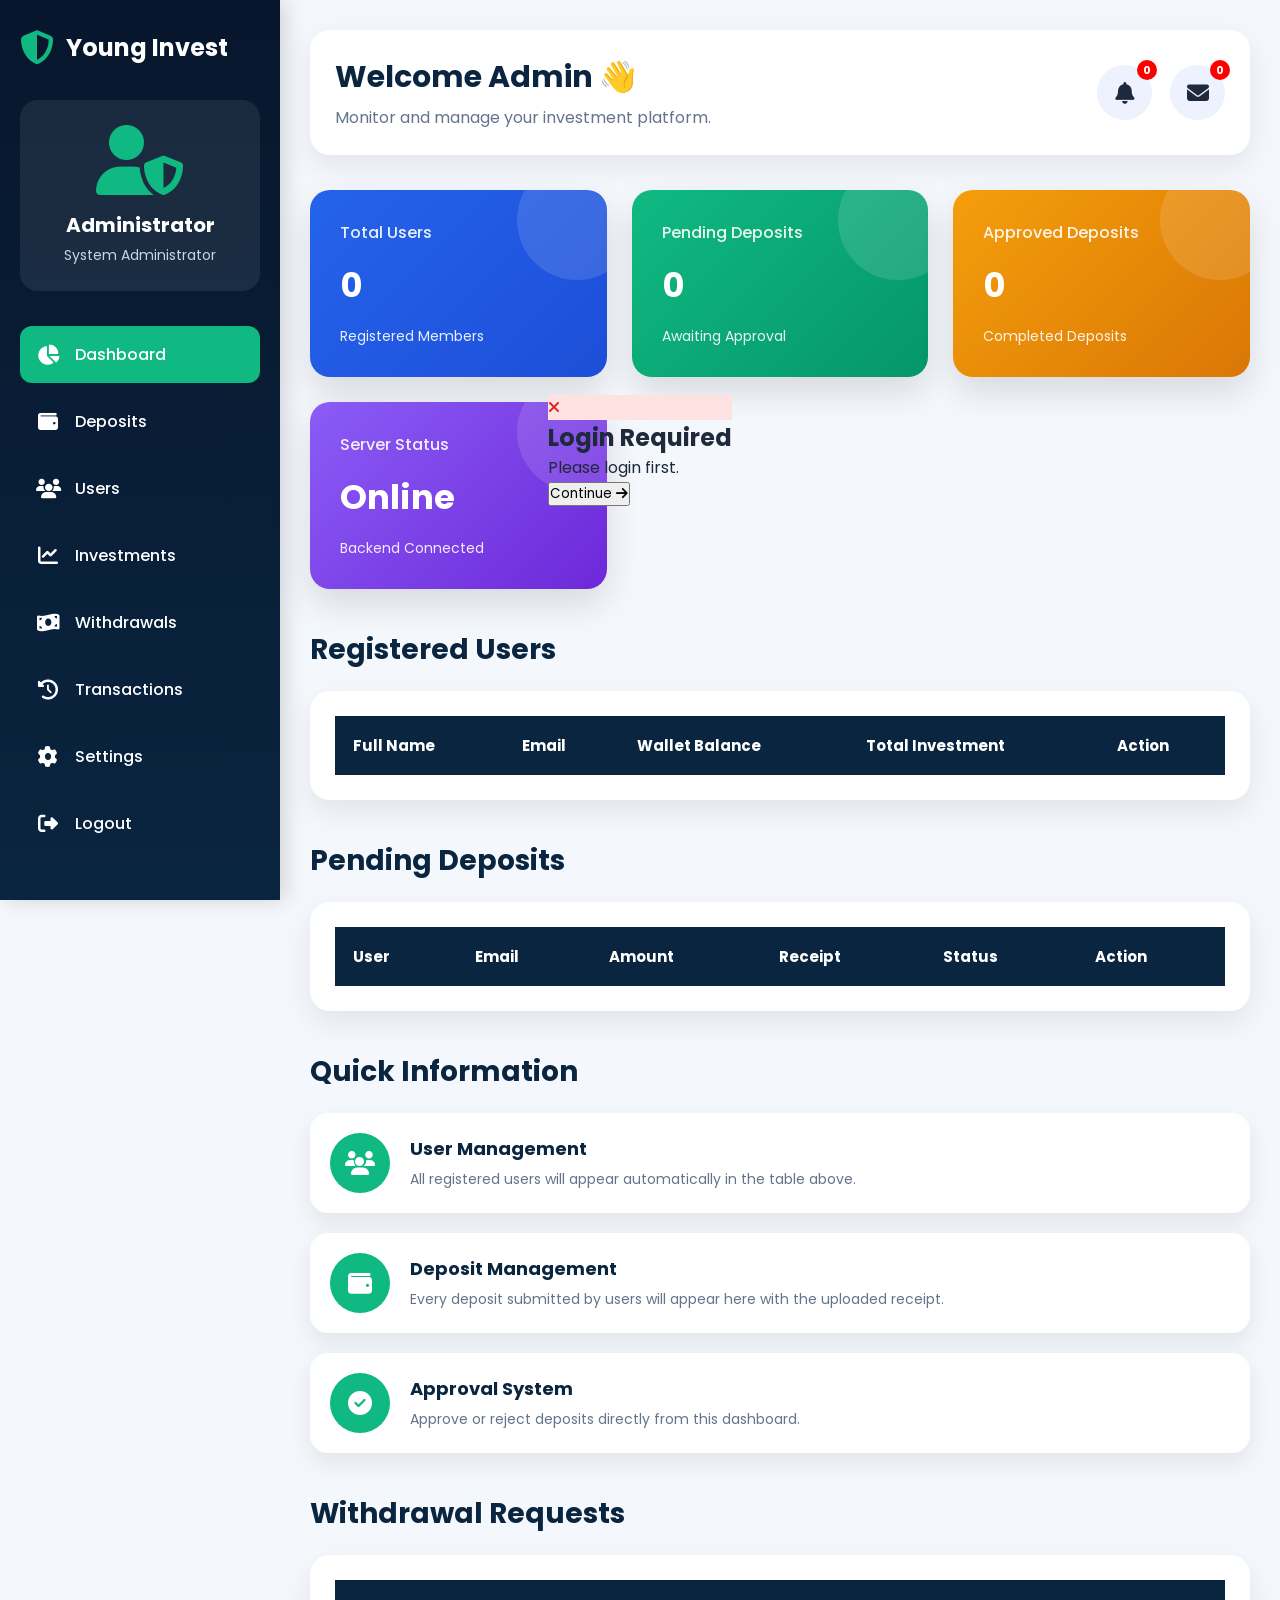
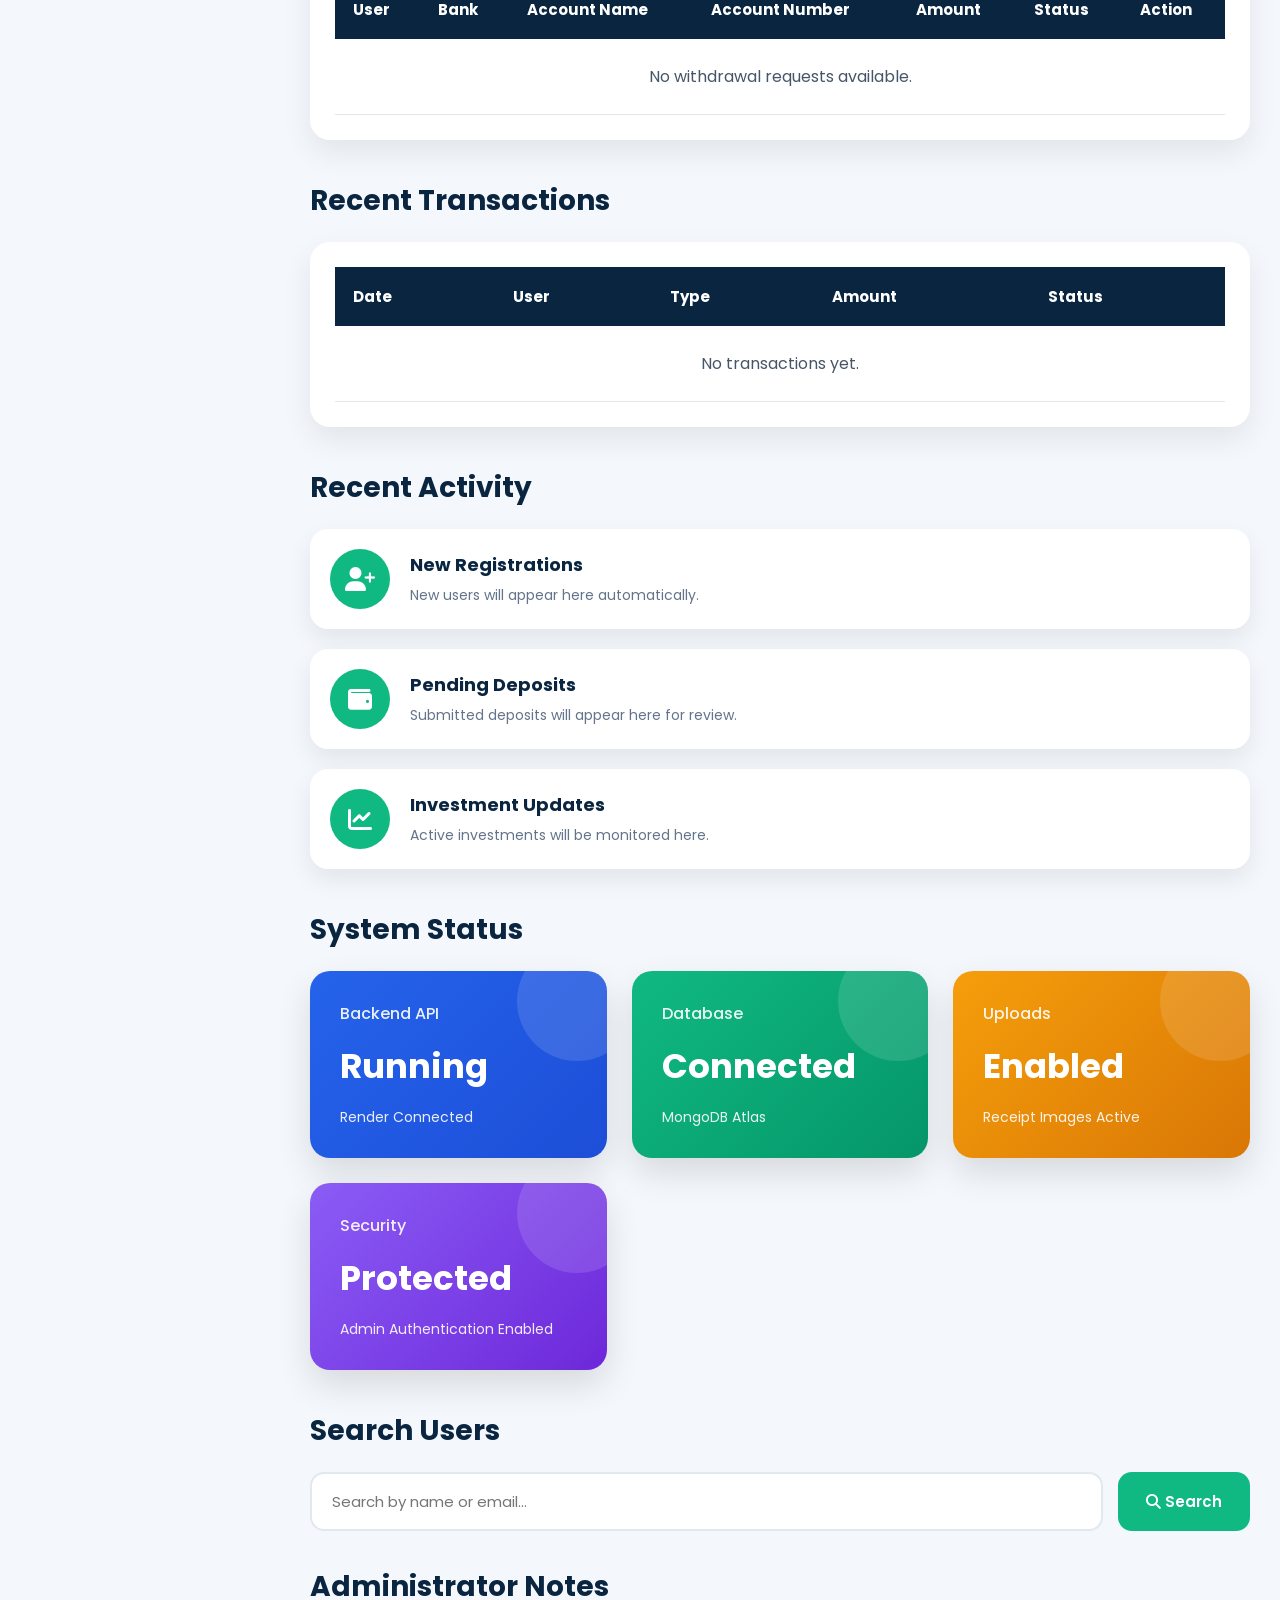
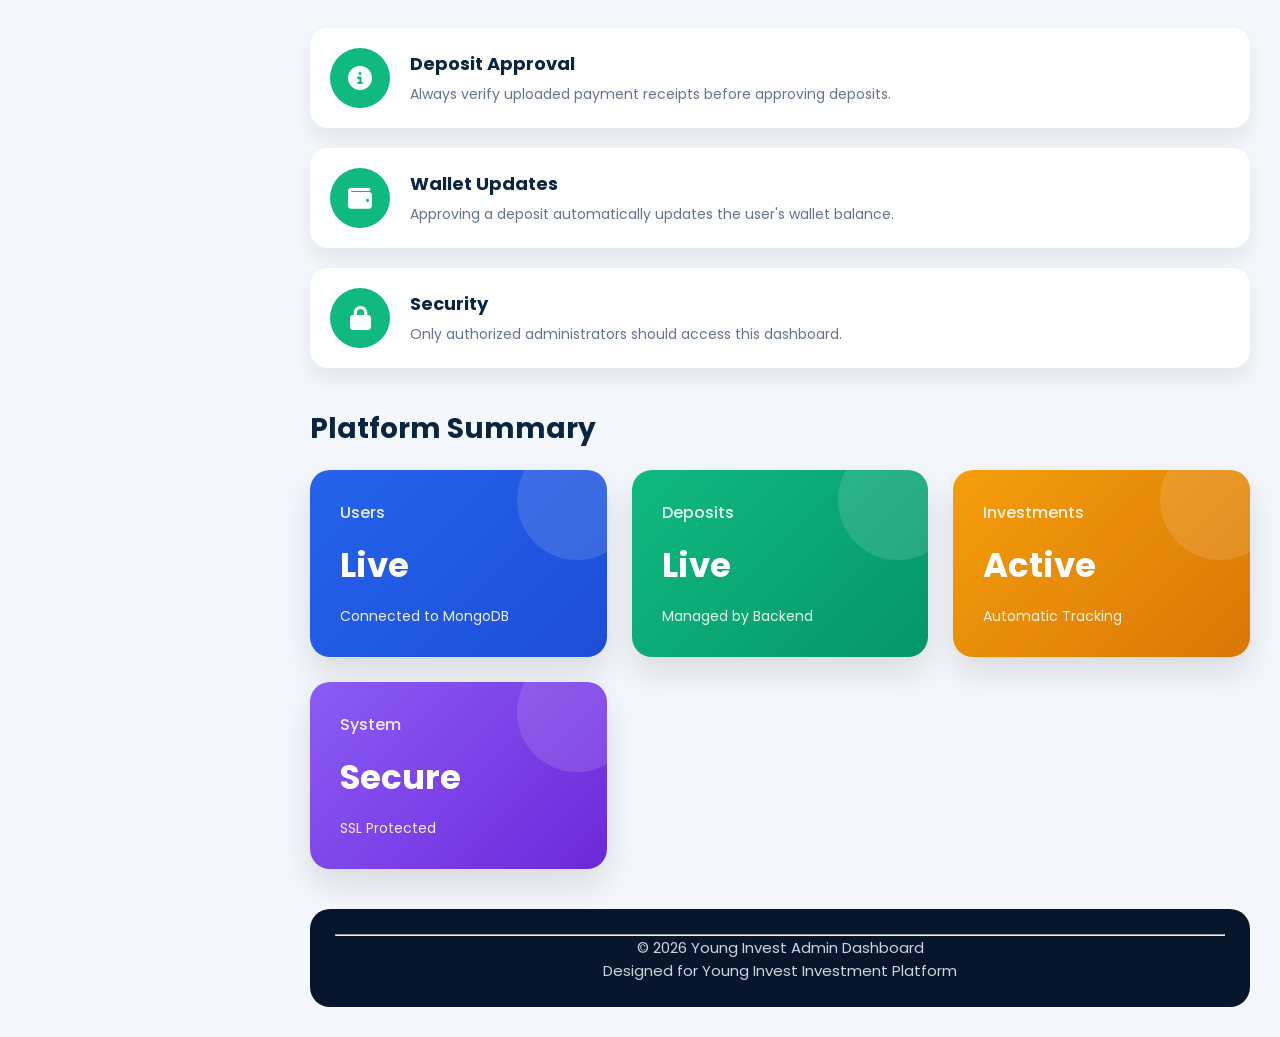
<file: admin.html>
<!DOCTYPE html>
<html lang="en">

<head>

<meta charset="UTF-8">

<meta name="viewport" content="width=device-width, initial-scale=1.0">

<title>Young Invest | Admin Dashboard</title>

<link rel="stylesheet" href="admin.css">

<link href="https://fonts.googleapis.com/css2?family=Poppins:wght@300;400;500;600;700;800&display=swap" rel="stylesheet">

<link rel="stylesheet"
href="https://cdnjs.cloudflare.com/ajax/libs/font-awesome/6.6.0/css/all.min.css">

</head>

<body>

<div class="admin-dashboard">

<!-- ======================
SIDEBAR
====================== -->

<div class="sidebar">

<div class="logo">

<i class="fas fa-shield-alt"></i>

<h2>Young Invest</h2>

</div>

<div class="admin-profile">

<i class="fas fa-user-shield"></i>

<h3>Administrator</h3>

<p>System Administrator</p>

</div>

<ul>

<li class="active">

<i class="fas fa-chart-pie"></i>

<span>Dashboard</span>

</li>

<li>

<i class="fas fa-wallet"></i>

<span>Deposits</span>

</li>

<li>

<i class="fas fa-users"></i>

<span>Users</span>

</li>

<li>

<i class="fas fa-chart-line"></i>

<span>Investments</span>

</li>

<li>

<i class="fas fa-money-bill-wave"></i>

<span>Withdrawals</span>

</li>

<li>

<i class="fas fa-clock-rotate-left"></i>

<span>Transactions</span>

</li>

<li>

<i class="fas fa-gear"></i>

<span>Settings</span>

</li>

<li id="logout">

<i class="fas fa-right-from-bracket"></i>

<span>Logout</span>

</li>

</ul>

</div>

<!-- ======================
MAIN CONTENT
====================== -->

<div class="main">

<div class="topbar">

<div>

<h1>Welcome Admin 👋</h1>

<p>Monitor and manage your investment platform.</p>

</div>

<div class="top-icons">

<div class="notification">

<i class="fas fa-bell"></i>

<span>0</span>

</div>

<div class="notification">

<i class="fas fa-envelope"></i>

<span>0</span>

</div>

</div>

</div>

<!-- ======================
STATISTICS
====================== -->

<div class="stats-grid">

<div class="stat-card blue">

<h4>Total Users</h4>

<h2 id="totalUsers">0</h2>

<p>Registered Members</p>

</div>

<div class="stat-card green">

<h4>Pending Deposits</h4>

<h2 id="pendingCount">0</h2>

<p>Awaiting Approval</p>

</div>

<div class="stat-card gold">

<h4>Approved Deposits</h4>

<h2 id="approvedCount">0</h2>

<p>Completed Deposits</p>

</div>

<div class="stat-card purple">

<h4>Server Status</h4>

<h2>Online</h2>

<p>Backend Connected</p>

</div>

    </div>
<!-- ======================
REGISTERED USERS
====================== -->

<h2 class="section-title">Registered Users</h2>

<div class="table-box">

<table id="userTable">

<thead>

<tr>

<th>Full Name</th>

<th>Email</th>

<th>Wallet Balance</th>

<th>Total Investment</th>
<th>Action</th>
</tr>

</thead>

<tbody>

<!-- Users will be loaded by admin.js -->

</tbody>

</table>

</div>

<!-- ======================
PENDING DEPOSITS
====================== -->

<h2 class="section-title">Pending Deposits</h2>

<div class="table-box">

<table id="depositTable">

<thead>

<tr>

<th>User</th>

<th>Email</th>

<th>Amount</th>

<th>Receipt</th>

<th>Status</th>

<th>Action</th>

</tr>

</thead>

<tbody>

<!-- Deposits will be loaded by admin.js -->

</tbody>

</table>

</div>

<!-- ======================
QUICK INFORMATION
====================== -->

<h2 class="section-title">Quick Information</h2>

<div class="activity-box">

<div class="activity">

<i class="fas fa-users"></i>

<div>

<h4>User Management</h4>

<p>All registered users will appear automatically in the table above.</p>

</div>

</div>

<div class="activity">

<i class="fas fa-wallet"></i>

<div>

<h4>Deposit Management</h4>

<p>Every deposit submitted by users will appear here with the uploaded receipt.</p>

</div>

</div>

<div class="activity">

<i class="fas fa-circle-check"></i>

<div>

<h4>Approval System</h4>

<p>Approve or reject deposits directly from this dashboard.</p>

</div>

</div>

    </div>    
<!-- ======================
WITHDRAWAL REQUESTS
====================== -->

<h2 class="section-title">Withdrawal Requests</h2>

<div class="table-box">

<table id="withdrawTable">

<thead>

<tr>
    <th>User</th>
    <th>Bank</th>
    <th>Account Name</th>
    <th>Account Number</th>
    <th>Amount</th>
    <th>Status</th>
    <th>Action</th>
</tr>

</thead>

<tbody>

<tr>

<td colspan="7" style="text-align:center;padding:25px;">
No withdrawal requests available.
</td>

</tr>

</tbody>

</table>

</div>

<!-- ======================
RECENT TRANSACTIONS
====================== -->

<h2 class="section-title">Recent Transactions</h2>

<div class="table-box">

<table id="transactionTable">

<thead>

<tr>

<th>Date</th>

<th>User</th>

<th>Type</th>

<th>Amount</th>

<th>Status</th>

</tr>

</thead>

<tbody>

<tr>

<td colspan="5" style="text-align:center;padding:25px;">
No transactions yet.
</td>

</tr>

</tbody>

</table>

</div>

<!-- ======================
RECENT ACTIVITY
====================== -->

<h2 class="section-title">Recent Activity</h2>

<div class="activity-box">

<div class="activity">

<i class="fas fa-user-plus"></i>

<div>

<h4>New Registrations</h4>

<p>New users will appear here automatically.</p>

</div>

</div>

<div class="activity">

<i class="fas fa-wallet"></i>

<div>

<h4>Pending Deposits</h4>

<p>Submitted deposits will appear here for review.</p>

</div>

</div>

<div class="activity">

<i class="fas fa-chart-line"></i>

<div>

<h4>Investment Updates</h4>

<p>Active investments will be monitored here.</p>

</div>

</div>

</div>

<!-- ======================
SYSTEM STATUS
====================== -->

<h2 class="section-title">System Status</h2>

<div class="stats-grid">

<div class="stat-card blue">

<h4>Backend API</h4>

<h2>Running</h2>

<p>Render Connected</p>

</div>

<div class="stat-card green">

<h4>Database</h4>

<h2>Connected</h2>

<p>MongoDB Atlas</p>

</div>

<div class="stat-card gold">

<h4>Uploads</h4>

<h2>Enabled</h2>

<p>Receipt Images Active</p>

</div>

<div class="stat-card purple">

<h4>Security</h4>

<h2>Protected</h2>

<p>Admin Authentication Enabled</p>

</div>

    </div>    
 <!-- ======================
SEARCH & FILTER
====================== -->

<h2 class="section-title">Search Users</h2>

<div class="search-box">

<input
type="text"
id="searchUser"
placeholder="Search by name or email...">

<button id="searchBtn">

<i class="fas fa-search"></i>

Search

</button>

</div>

<!-- ======================
ADMIN NOTES
====================== -->

<h2 class="section-title">Administrator Notes</h2>

<div class="activity-box">

<div class="activity">

<i class="fas fa-circle-info"></i>

<div>

<h4>Deposit Approval</h4>

<p>
Always verify uploaded payment receipts before approving deposits.
</p>

</div>

</div>

<div class="activity">

<i class="fas fa-wallet"></i>

<div>

<h4>Wallet Updates</h4>

<p>
Approving a deposit automatically updates the user's wallet balance.
</p>

</div>

</div>

<div class="activity">

<i class="fas fa-lock"></i>

<div>

<h4>Security</h4>

<p>
Only authorized administrators should access this dashboard.
</p>

</div>

</div>

</div>

<!-- ======================
PLATFORM SUMMARY
====================== -->

<h2 class="section-title">Platform Summary</h2>

<div class="stats-grid">

<div class="stat-card blue">

<h4>Users</h4>

<h2>Live</h2>

<p>Connected to MongoDB</p>

</div>

<div class="stat-card green">

<h4>Deposits</h4>

<h2>Live</h2>

<p>Managed by Backend</p>

</div>

<div class="stat-card gold">

<h4>Investments</h4>

<h2>Active</h2>

<p>Automatic Tracking</p>

</div>

<div class="stat-card purple">

<h4>System</h4>

<h2>Secure</h2>

<p>SSL Protected</p>

</div>

</div>

<!-- ======================
FOOTER
====================== -->

<footer>

<hr>

<p>

© 2026 Young Invest Admin Dashboard

</p>

<p>

Designed for Young Invest Investment Platform

</p>

</footer>

</div>

</div>

<script src="popup.js"></script>
<script src="admin.js"></script>

</body>

    </html>
</file>
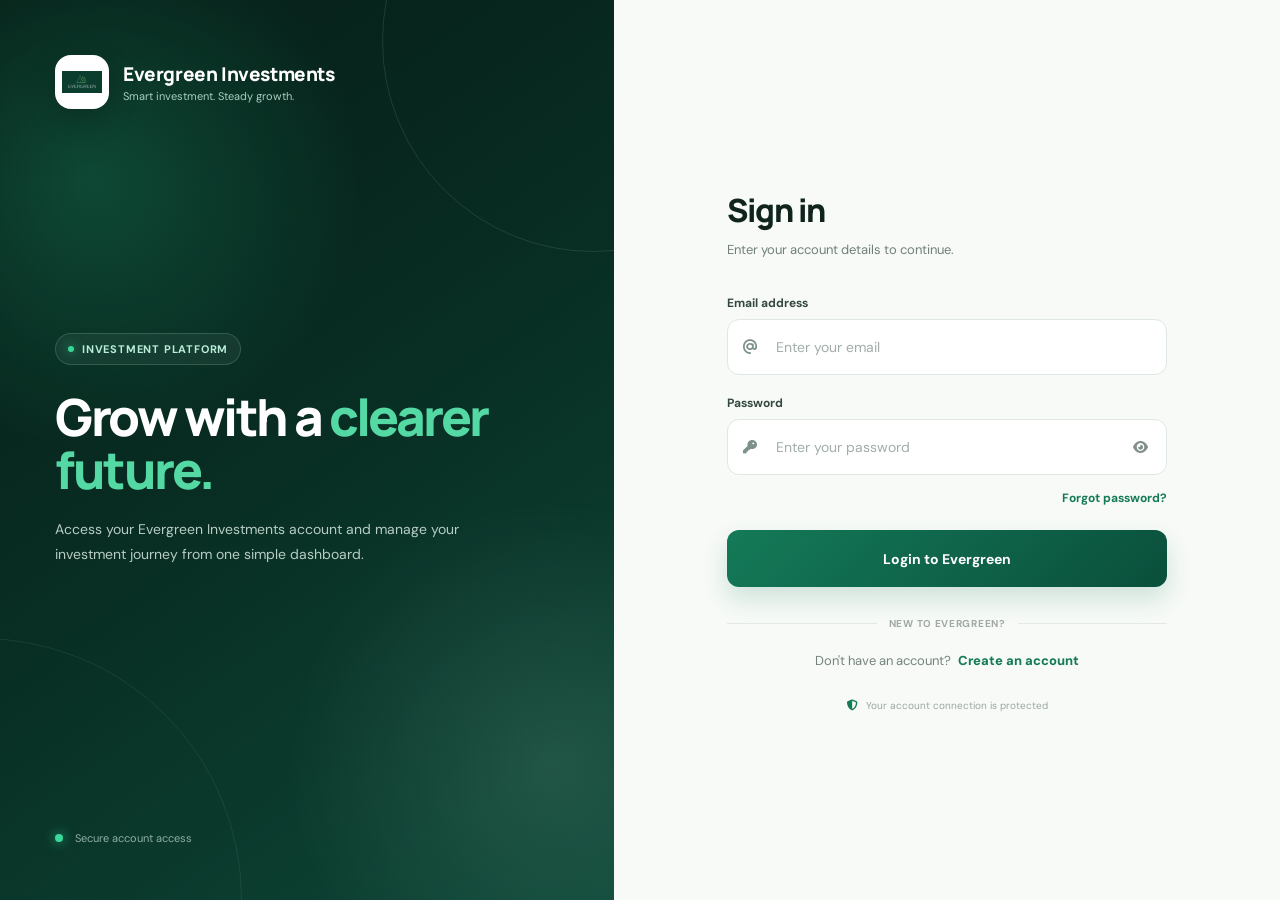
<file: dashboard.html>
<!DOCTYPE html>
<html lang="en">

<head>

<meta charset="UTF-8">

<meta name="viewport"
content="width=device-width, initial-scale=1.0">

<meta name="theme-color"
content="#0b3d2e">

<title>Evergreen Investments | Mine</title>

<link rel="preconnect"
href="https://fonts.googleapis.com">

<link rel="preconnect"
href="https://fonts.gstatic.com"
crossorigin>

<link href="https://fonts.googleapis.com/css2?family=DM+Sans:wght@400;500;600;700&family=Manrope:wght@600;700;800&display=swap"
rel="stylesheet">

<link rel="stylesheet"
href="https://cdnjs.cloudflare.com/ajax/libs/font-awesome/6.6.0/css/all.min.css">
<link rel="stylesheet" href="popup.css">
<style>

/* =====================================================
   EVERGREEN INVESTMENTS
   MINE / ACCOUNT PAGE
===================================================== */

:root{

    --evergreen:#147a58;
    --evergreen-dark:#083d2e;
    --evergreen-deep:#052d22;

    --green:#20a873;
    --green-light:#e9f7f1;

    --text:#12251e;
    --muted:#718079;

    --white:#ffffff;
    --background:#f5f8f6;

    --border:#e5ece8;

    --danger:#d94b4b;

    --shadow:
        0 12px 35px rgba(8,61,46,.08);

}


*{

    margin:0;
    padding:0;
    box-sizing:border-box;

}


html{

    scroll-behavior:smooth;

}


body{

    font-family:"DM Sans",sans-serif;

    background:var(--background);

    color:var(--text);

    min-height:100vh;

    padding-bottom:90px;

}


a{

    text-decoration:none;

    color:inherit;

}


button{

    font-family:inherit;

}



/* =====================================================
   TOP HEADER
===================================================== */

.top-header{

    height:68px;

    background:var(--white);

    border-bottom:1px solid var(--border);

    display:flex;

    align-items:center;

    justify-content:space-between;

    padding:0 18px;

    position:sticky;

    top:0;

    z-index:100;

}


.brand{

    display:flex;

    align-items:center;

    gap:10px;

}


.evergreen-logo{

    width:39px;

    height:39px;

    background:var(--evergreen-dark);

    border-radius:12px;

    position:relative;

    overflow:hidden;

    flex-shrink:0;

}


.logo-leaf{

    position:absolute;

    background:#25a974;

    width:15px;

    height:21px;

    border-radius:15px 2px 15px 2px;

}


.logo-leaf.one{

    left:8px;

    top:7px;

    transform:rotate(-32deg);

}


.logo-leaf.two{

    right:7px;

    top:7px;

    transform:rotate(32deg);

}


.logo-leaf.three{

    left:12px;

    top:15px;

    transform:rotate(0deg);

    width:16px;

    height:13px;

}


.logo-trunk{

    position:absolute;

    width:4px;

    height:14px;

    background:#b5d8c7;

    bottom:3px;

    left:18px;

    border-radius:5px;

}


.brand-text{

    display:flex;

    flex-direction:column;

    line-height:1.05;

}


.brand-text strong{

    font-family:"Manrope",sans-serif;

    font-size:15px;

    font-weight:800;

}


.brand-text span{

    font-size:10px;

    color:var(--muted);

    margin-top:3px;

}


.header-button{

    width:40px;

    height:40px;

    border:none;

    border-radius:12px;

    background:var(--green-light);

    color:var(--evergreen);

    display:flex;

    align-items:center;

    justify-content:center;

    font-size:16px;

    cursor:pointer;

}



/* =====================================================
   MAIN
===================================================== */

.main{

    max-width:700px;

    margin:0 auto;

    padding:20px 16px 30px;

}



/* =====================================================
   PROFILE HERO
===================================================== */

.profile-hero{

    background:
        linear-gradient(
            135deg,
            var(--evergreen-dark),
            var(--evergreen)
        );

    border-radius:24px;

    padding:24px 20px;

    color:white;

    position:relative;

    overflow:hidden;

    box-shadow:
        0 15px 35px rgba(8,61,46,.18);

}


.profile-hero::before{

    content:"";

    position:absolute;

    width:170px;

    height:170px;

    border:1px solid rgba(255,255,255,.09);

    border-radius:50%;

    right:-70px;

    top:-65px;

}


.profile-hero::after{

    content:"";

    position:absolute;

    width:110px;

    height:110px;

    border:1px solid rgba(255,255,255,.07);

    border-radius:50%;

    right:-30px;

    bottom:-55px;

}


.profile-content{

    position:relative;

    z-index:2;

    display:flex;

    align-items:center;

    gap:15px;

}


.profile-avatar{

    width:64px;

    height:64px;

    border-radius:20px;

    background:rgba(255,255,255,.13);

    border:1px solid rgba(255,255,255,.18);

    display:flex;

    align-items:center;

    justify-content:center;

    font-size:25px;

    flex-shrink:0;

}


.profile-info{

    min-width:0;

}


.profile-info .welcome{

    font-size:11px;

    opacity:.75;

    margin-bottom:4px;

}


.profile-info h1{

    font-family:"Manrope",sans-serif;

    font-size:20px;

    font-weight:800;

    white-space:nowrap;

    overflow:hidden;

    text-overflow:ellipsis;

    max-width:300px;

}


.profile-info .member{

    margin-top:5px;

    font-size:11px;

    opacity:.78;

}


.profile-edit{

    margin-left:auto;

    position:relative;

    z-index:3;

    width:38px;

    height:38px;

    border-radius:12px;

    background:rgba(255,255,255,.12);

    border:1px solid rgba(255,255,255,.15);

    color:white;

    display:flex;

    align-items:center;

    justify-content:center;

}



/* =====================================================
   ACCOUNT BALANCE
===================================================== */

.balance-card{

    margin-top:16px;

    background:white;

    border:1px solid var(--border);

    border-radius:20px;

    padding:19px;

    box-shadow:var(--shadow);

}


.balance-label{

    font-size:11px;

    color:var(--muted);

    font-weight:600;

}


.balance-row{

    display:flex;

    align-items:center;

    justify-content:space-between;

    margin-top:6px;

}


.balance-value{

    font-family:"Manrope",sans-serif;

    font-size:27px;

    font-weight:800;

    color:var(--evergreen-dark);

}


.balance-icon{

    width:43px;

    height:43px;

    border-radius:13px;

    background:var(--green-light);

    color:var(--evergreen);

    display:flex;

    align-items:center;

    justify-content:center;

}


.balance-actions{

    display:grid;

    grid-template-columns:1fr 1fr;

    gap:10px;

    margin-top:16px;

}


.balance-action{

    height:42px;

    border-radius:12px;

    display:flex;

    align-items:center;

    justify-content:center;

    gap:8px;

    font-size:12px;

    font-weight:700;

}


.balance-action.recharge{

    background:var(--evergreen);

    color:white;

}


.balance-action.withdraw{

    background:var(--green-light);

    color:var(--evergreen-dark);

}



/* =====================================================
   STATISTICS
===================================================== */

.stats-grid{

    display:grid;

    grid-template-columns:
        repeat(3,1fr);

    gap:10px;

    margin-top:14px;

}


.stat-card{

    background:white;

    border:1px solid var(--border);

    border-radius:17px;

    padding:14px 11px;

    box-shadow:
        0 7px 20px rgba(8,61,46,.04);

    min-width:0;

}


.stat-icon{

    width:31px;

    height:31px;

    border-radius:10px;

    background:var(--green-light);

    color:var(--evergreen);

    display:flex;

    align-items:center;

    justify-content:center;

    font-size:12px;

    margin-bottom:10px;

}


.stat-label{

    font-size:9px;

    color:var(--muted);

    line-height:1.3;

}


.stat-value{

    margin-top:4px;

    font-family:"Manrope",sans-serif;

    font-size:14px;

    font-weight:800;

    color:var(--text);

    white-space:nowrap;

    overflow:hidden;

    text-overflow:ellipsis;

}



/* =====================================================
   SECTION
===================================================== */

.section{

    margin-top:20px;

}


.section-heading{

    display:flex;

    align-items:center;

    justify-content:space-between;

    margin-bottom:10px;

}


.section-heading h2{

    font-family:"Manrope",sans-serif;

    font-size:15px;

    font-weight:800;

}


.section-heading span{

    font-size:11px;

    color:var(--muted);

}



/* =====================================================
   MENU
===================================================== */

.menu-card{

    background:white;

    border:1px solid var(--border);

    border-radius:18px;

    overflow:hidden;

    box-shadow:
        0 7px 20px rgba(8,61,46,.04);

}


.menu-item{

    min-height:59px;

    padding:10px 14px;

    display:flex;

    align-items:center;

    gap:12px;

    border-bottom:1px solid var(--border);

}


.menu-item:last-child{

    border-bottom:none;

}


.menu-icon{

    width:38px;

    height:38px;

    border-radius:12px;

    background:var(--green-light);

    color:var(--evergreen);

    display:flex;

    align-items:center;

    justify-content:center;

    font-size:14px;

    flex-shrink:0;

}


.menu-text{

    flex:1;

    min-width:0;

}


.menu-text strong{

    display:block;

    font-size:12px;

    font-weight:700;

}


.menu-text span{

    display:block;

    margin-top:3px;

    color:var(--muted);

    font-size:9px;

}


.menu-arrow{

    color:#9aa9a2;

    font-size:11px;

}



/* =====================================================
   WITHDRAWABLE CARD
===================================================== */

.withdrawable-card{

    margin-top:14px;

    background:
        linear-gradient(
            135deg,
            #f0faf5,
            #ffffff
        );

    border:1px solid #dceee5;

    border-radius:18px;

    padding:16px;

    display:flex;

    align-items:center;

    justify-content:space-between;

    gap:12px;

}


.withdrawable-left{

    display:flex;

    align-items:center;

    gap:12px;

    min-width:0;

}


.withdrawable-icon{

    width:43px;

    height:43px;

    border-radius:13px;

    background:#dff4e9;

    color:var(--evergreen);

    display:flex;

    align-items:center;

    justify-content:center;

    flex-shrink:0;

}


.withdrawable-label{

    color:var(--muted);

    font-size:10px;

}


.withdrawable-value{

    margin-top:3px;

    font-family:"Manrope",sans-serif;

    font-size:17px;

    font-weight:800;

}


.withdrawable-note{

    display:block;

    margin-top:2px;

    color:#8a9892;

    font-size:8px;

}


.withdraw-button{

    background:var(--evergreen);

    color:white;

    border-radius:11px;

    padding:10px 13px;

    font-size:10px;

    font-weight:700;

    white-space:nowrap;

}



/* =====================================================
   ACCOUNT INFORMATION
===================================================== */

.account-card{

    background:white;

    border:1px solid var(--border);

    border-radius:18px;

    overflow:hidden;

}


.account-row{

    min-height:54px;

    padding:11px 15px;

    display:flex;

    align-items:center;

    justify-content:space-between;

    gap:15px;

    border-bottom:1px solid var(--border);

}


.account-row:last-child{

    border-bottom:none;

}


.account-label{

    color:var(--muted);

    font-size:10px;

}


.account-value{

    font-size:11px;

    font-weight:700;

    text-align:right;

    max-width:55%;

    overflow:hidden;

    text-overflow:ellipsis;

    white-space:nowrap;

}



/* =====================================================
   SUPPORT
===================================================== */

.support-card{

    margin-top:20px;

    padding:18px;

    border-radius:19px;

    background:var(--evergreen-dark);

    color:white;

    display:flex;

    align-items:center;

    justify-content:space-between;

    gap:15px;

}


.support-content{

    display:flex;

    align-items:center;

    gap:11px;

}


.support-icon{

    width:40px;

    height:40px;

    border-radius:12px;

    background:rgba(255,255,255,.1);

    display:flex;

    align-items:center;

    justify-content:center;

}


.support-content h3{

    font-family:"Manrope",sans-serif;

    font-size:13px;

}


.support-content p{

    font-size:9px;

    opacity:.68;

    margin-top:3px;

}


.support-button{

    background:white;

    color:var(--evergreen-dark);

    padding:10px 12px;

    border-radius:10px;

    font-size:9px;

    font-weight:800;

    white-space:nowrap;

}



/* =====================================================
   LOGOUT
===================================================== */

.logout-button{

    width:100%;

    height:51px;

    margin-top:14px;

    border:1px solid #f0dcdc;

    border-radius:15px;

    background:#fff8f8;

    color:var(--danger);

    display:flex;

    align-items:center;

    justify-content:center;

    gap:8px;

    font-size:11px;

    font-weight:700;

    cursor:pointer;

}



/* =====================================================
   FOOTER
===================================================== */

footer{

    text-align:center;

    padding:25px 0 5px;

}


footer p{

    color:#9aa59f;

    font-size:9px;

}



/* =====================================================
   BOTTOM NAV
===================================================== */

.bottom-nav{

    position:fixed;

    left:0;

    right:0;

    bottom:0;

    height:70px;

    background:rgba(255,255,255,.97);

    backdrop-filter:blur(15px);

    -webkit-backdrop-filter:blur(15px);

    border-top:1px solid var(--border);

    display:grid;

    grid-template-columns:
        repeat(4,1fr);

    z-index:200;

    padding-bottom:
        env(safe-area-inset-bottom);

}


.bottom-nav a,
.bottom-nav button{

    border:none;

    background:none;

    display:flex;

    flex-direction:column;

    align-items:center;

    justify-content:center;

    gap:5px;

    color:#89958f;

    font-family:inherit;

    cursor:pointer;

    font-size:10px;

}


.bottom-nav i{

    font-size:17px;

}


.bottom-nav a.active{

    color:var(--evergreen);

}


.bottom-nav a.active i{

    transform:translateY(-1px);

}



/* =====================================================
   DESKTOP
===================================================== */

@media(min-width:768px){

    .top-header{

        padding-left:
            calc((100% - 700px)/2);

        padding-right:
            calc((100% - 700px)/2);

    }


    .main{

        padding-top:28px;

    }


    .profile-hero{

        padding:27px 23px;

    }

}



/* =====================================================
   SMALL PHONES
===================================================== */

@media(max-width:370px){

    .main{

        padding-left:12px;

        padding-right:12px;

    }


    .profile-info h1{

        max-width:210px;

    }


    .stats-grid{

        gap:7px;

    }


    .stat-card{

        padding:12px 8px;

    }


    .stat-value{

        font-size:12px;

    }


    .withdraw-button{

        padding:9px 10px;

    }

}

</style>

</head>


<body>


<!-- =====================================================
     TOP HEADER
===================================================== -->

<header class="top-header">

    <div class="brand">

        <div class="evergreen-logo">

            <div class="logo-leaf one"></div>

            <div class="logo-leaf two"></div>

            <div class="logo-leaf three"></div>

            <div class="logo-trunk"></div>

        </div>


        <div class="brand-text">

            <strong>Evergreen</strong>

            <span>Investments</span>

        </div>

    </div>


    <button
        class="header-button"
        onclick="window.location.href='profile.html'">

        <i class="fa-regular fa-user"></i>

    </button>

</header>



<!-- =====================================================
     MAIN
===================================================== -->

<main class="main">


<!-- =====================================================
     PROFILE HERO
===================================================== -->

<section class="profile-hero">

    <div class="profile-content">

        <div class="profile-avatar">

            <i class="fa-solid fa-user"></i>

        </div>


        <div class="profile-info">

            <p class="welcome">
                Welcome back
            </p>

            <h1 id="profileName">
                Investor
            </h1>

            <p class="member">
                Evergreen Member
            </p>

        </div>


        <a
            href="profile.html"
            class="profile-edit">

            <i class="fa-solid fa-pen"></i>

        </a>

    </div>

</section>



<!-- =====================================================
     BALANCE
===================================================== -->

<section class="balance-card">

    <div class="balance-row">

        <div>

            <p class="balance-label">
                Available Balance
            </p>

            <h2
                class="balance-value"
                id="walletBalance">

                ₦0.00

            </h2>

        </div>


        <div class="balance-icon">

            <i class="fa-solid fa-wallet"></i>

        </div>

    </div>


    <div class="balance-actions">

        <a
            href="deposit.html"
            class="balance-action recharge">

            <i class="fa-solid fa-plus"></i>

            Recharge

        </a>


        <a
            href="withdraw.html"
            class="balance-action withdraw">

            <i class="fa-solid fa-arrow-up"></i>

            Withdraw

        </a>

    </div>

</section>



<!-- =====================================================
     FINANCIAL STATISTICS
===================================================== -->

<section class="stats-grid">


    <div class="stat-card">

        <div class="stat-icon">

            <i class="fa-solid fa-chart-line"></i>

        </div>

        <p class="stat-label">
            Total Investment
        </p>

        <h3
            class="stat-value"
            id="totalInvestment">

            ₦0.00

        </h3>

    </div>



    <div class="stat-card">

        <div class="stat-icon">

            <i class="fa-solid fa-coins"></i>

        </div>

        <p class="stat-label">
            Total Earnings
        </p>

        <h3
            class="stat-value"
            id="totalEarnings">

            ₦0.00

        </h3>

    </div>



    <div class="stat-card">

        <div class="stat-icon">

            <i class="fa-solid fa-money-bill-wave"></i>

        </div>

        <p class="stat-label">
            Withdrawable
        </p>

        <h3
            class="stat-value"
            id="withdrawable">

            ₦0.00

        </h3>

    </div>


</section>



<!-- =====================================================
     WITHDRAWABLE
===================================================== -->

<section class="withdrawable-card">

    <div class="withdrawable-left">

        <div class="withdrawable-icon">

            <i class="fa-solid fa-money-bill-transfer"></i>

        </div>


        <div>

            <p class="withdrawable-label">
                Withdrawable Balance
            </p>

            <h2
                class="withdrawable-value"
                id="withdrawableMain">

                ₦0.00

            </h2>

            <span class="withdrawable-note">
                Available for withdrawal
            </span>

        </div>

    </div>


    <a
        href="withdraw.html"
        class="withdraw-button">

        Withdraw

    </a>

</section>



<!-- =====================================================
     ACCOUNT MENU
===================================================== -->

<section class="section">

    <div class="section-heading">

        <h2>
            My Account
        </h2>

       </div>


    <div class="menu-card">


        <a
            href="profile.html"
            class="menu-item">

            <div class="menu-icon">

                <i class="fa-solid fa-user"></i>

            </div>


            <div class="menu-text">

                <strong>
                    Personal Information
                </strong>

                <span>
                    Manage your account details
                </span>

            </div>


            <i class="fa-solid fa-chevron-right menu-arrow"></i>

        </a>



        <a
            href="transaction.html"
            class="menu-item">

            <div class="menu-icon">

                <i class="fa-solid fa-clock-rotate-left"></i>

            </div>


            <div class="menu-text">

                <strong>
                    Transaction Records
                </strong>

                <span>
                    View your deposits and withdrawals
                </span>

            </div>


            <i class="fa-solid fa-chevron-right menu-arrow"></i>

        </a>



        <a
    href="my-investments.html"
    class="menu-item"
>

    <div class="menu-icon">

        <i class="fa-solid fa-chart-line"></i>

    </div>

    <div class="menu-text">

        <strong>
            My Investments
        </strong>

        <span>
            View your active investment plans
        </span>

    </div>

    <i class="fa-solid fa-chevron-right menu-arrow"></i>

        </a>


        <a
            href="invite.html"
            class="menu-item">

            <div class="menu-icon">

                <i class="fa-solid fa-users"></i>

            </div>


            <div class="menu-text">

                <strong>
                    My Team
                </strong>

                <span>
                    Manage your referral network
                </span>

            </div>


            <i class="fa-solid fa-chevron-right menu-arrow"></i>

        </a>



        <a
            href="deposit.html"
            class="menu-item">

            <div class="menu-icon">

                <i class="fa-solid fa-wallet"></i>

            </div>


            <div class="menu-text">

                <strong>
                    Recharge Account
                </strong>

                <span>
                    Add funds to your account
                </span>

            </div>


            <i class="fa-solid fa-chevron-right menu-arrow"></i>

        </a>


    </div>

</section>



<!-- =====================================================
     ACCOUNT INFORMATION
===================================================== -->

<section class="section">

    <div class="section-heading">

        <h2>
            Account Information
        </h2>

    </div>


    <div class="account-card">


        <div class="account-row">

            <span class="account-label">
                Full Name
            </span>

            <strong
                class="account-value"
                id="accountName">

                Investor

            </strong>

        </div>



        <div class="account-row">

            <span class="account-label">
                Email
            </span>

            <strong
                class="account-value"
                id="accountEmail">

                —

            </strong>

        </div>



        <div class="account-row">

            <span class="account-label">
                Phone
            </span>

            <strong
                class="account-value"
                id="accountPhone">

                —

            </strong>

        </div>



        <div class="account-row">

            <span class="account-label">
                Referral Code
            </span>

            <strong
                class="account-value"
                id="referralCode">

                —

            </strong>

        </div>



        <div class="account-row">

            <span class="account-label">
                Account Status
            </span>

            <strong
                class="account-value"
                style="color:#147a58;">

                Active

            </strong>

        </div>


    </div>

</section>



<!-- =====================================================
     SUPPORT
===================================================== -->

<section class="support-card">

    <div class="support-content">

        <div class="support-icon">

            <i class="fa-solid fa-headset"></i>

        </div>


        <div>

            <h3>
                Need Help?
            </h3>

            <p>
                Contact our support team.
            </p>

        </div>

    </div>


    <a
        href="https://t.me/Evergreenlimited"
        target="_blank"
        rel="noopener"
        class="support-button">

        Telegram

    </a>

</section>



<!-- =====================================================
     LOGOUT
===================================================== -->

<button
    id="logoutButton"
    class="logout-button">

    <i class="fa-solid fa-right-from-bracket"></i>

    Logout

</button>



<!-- =====================================================
     FOOTER
===================================================== -->

<footer>

    <p>
        © 2026 Evergreen Investments. All Rights Reserved.
    </p>

</footer>


</main>



<!-- =====================================================
     BOTTOM NAVIGATION
===================================================== -->

<nav class="bottom-nav">

    <a href="home.html">

        <i class="fa-solid fa-house"></i>

        <span>
            Home
        </span>

    </a>


    <a href="investment.html">

        <i class="fa-solid fa-box-open"></i>

        <span>
            Products
        </span>

    </a>


    <a href="invite.html">

        <i class="fa-solid fa-users"></i>

        <span>
            Team
        </span>

    </a>


    <a
        href="dashboard.html"
        class="active">

        <i class="fa-solid fa-user"></i>

        <span>
            Mine
        </span>

    </a>

</nav>



<!-- =====================================================
     JAVASCRIPT
===================================================== -->

<script>


// =====================================================
// GET LOGGED-IN USER
// =====================================================

const user =
    JSON.parse(
        localStorage.getItem("user")
    );


if (!user) {

    alert("Please login first.");

    window.location.href =
        "login.html";

    throw new Error(
        "No user logged in"
    );

}



// =====================================================
// MONEY FORMATTER
// =====================================================

function formatMoney(value){

    return "₦" +
        Number(
            value || 0
        ).toLocaleString(
            "en-NG",
            {
                minimumFractionDigits:2,
                maximumFractionDigits:2
            }
        );

}



// =====================================================
// DISPLAY USER INFORMATION
// =====================================================

const fullName =
    user.fullName || "Investor";


document.getElementById(
    "profileName"
).textContent =
    fullName;


document.getElementById(
    "accountName"
).textContent =
    fullName;


document.getElementById(
    "accountEmail"
).textContent =
    user.email || "—";


document.getElementById(
    "accountPhone"
).textContent =
    user.phone || "—";


document.getElementById(
    "referralCode"
).textContent =
    user.referralCode || "—";



// =====================================================
// DASHBOARD API
// =====================================================

async function loadDashboard(){

    try{

        const response =
            await fetch(
                "https://young-invest-backend.onrender.com/api/dashboard/" +
                user._id
            );


        if(!response.ok){

            throw new Error(
                "Dashboard request failed"
            );

        }


        const data =
            await response.json();


        // WALLET BALANCE

        document.getElementById(
            "walletBalance"
        ).textContent =
            formatMoney(
                data.walletBalance
            );


        // TOTAL INVESTMENT

        document.getElementById(
            "totalInvestment"
        ).textContent =
            formatMoney(
                data.totalInvestment
            );


        // TOTAL EARNINGS

        document.getElementById(
            "totalEarnings"
        ).textContent =
            formatMoney(
                data.totalEarnings
            );


        // WITHDRAWABLE BALANCE

        const withdrawable =
            formatMoney(
                data.withdrawableBalance
            );


        document.getElementById(
            "withdrawable"
        ).textContent =
            withdrawable;


        document.getElementById(
            "withdrawableMain"
        ).textContent =
            withdrawable;


        // UPDATE LOCAL USER DATA

        const updatedUser = {

            ...user,

            ...data

        };


        localStorage.setItem(
            "user",
            JSON.stringify(
                updatedUser
            )
        );


    }

    catch(error){

        console.error(
            "Dashboard error:",
            error
        );

    }

}


loadDashboard();



// =====================================================
// LOGOUT
// =====================================================

const logoutButton = document.getElementById("logoutButton");

if (logoutButton) {

    logoutButton.addEventListener("click", function(event) {

        event.preventDefault();

        showConfirm(
            "Log Out?",
            "Are you sure you want to log out of your Evergreen account?",
            function() {

                localStorage.removeItem("user");

                showSuccess(
                    "Logged Out",
                    "You have been logged out successfully.",
                    function() {

                        window.location.href = "login.html";

                    }
                );

            }
        );

    });

    }

</script>

<script src="popup.js"></script>
<script src="dashboard.js"></script>

</body>
</html>
</file>
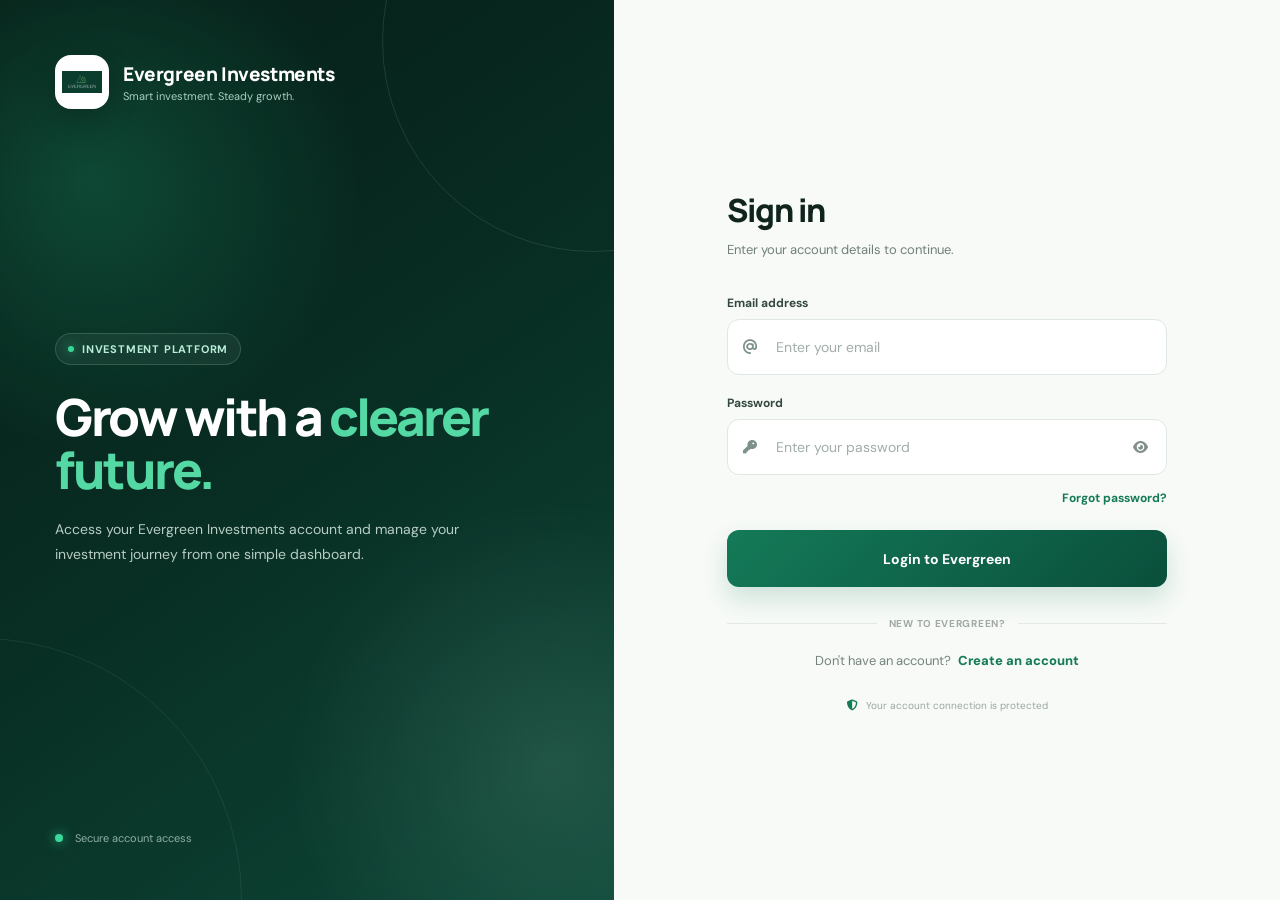
<file: deposit.html>
<!DOCTYPE html>
<html lang="en">

<head>

<meta charset="UTF-8">

<meta name="viewport"
content="width=device-width, initial-scale=1.0">

<meta name="theme-color" content="#06281c">

<title>Evergreen Investments | Deposit</title>


<!-- Fonts -->

<link rel="preconnect"
href="https://fonts.googleapis.com">

<link rel="preconnect"
href="https://fonts.gstatic.com"
crossorigin>

<link href="https://fonts.googleapis.com/css2?family=DM+Sans:wght@400;500;600;700;800&family=Manrope:wght@600;700;800&display=swap"
rel="stylesheet">


<!-- Font Awesome -->

<link rel="stylesheet"
href="https://cdnjs.cloudflare.com/ajax/libs/font-awesome/6.5.2/css/all.min.css">


<!-- Popup -->

<link rel="stylesheet" href="popup.css">


<style>

/* =========================================================
   EVERGREEN DEPOSIT
========================================================= */

:root{

    --deep:#06281c;
    --dark:#0b3b2a;
    --green:#147a58;
    --bright:#20a873;

    --paper:#f5f7f3;
    --white:#ffffff;

    --text:#10251d;
    --muted:#718079;

    --border:#dfe8e3;

}


*{

    margin:0;
    padding:0;

    box-sizing:border-box;

}


body{

    min-height:100vh;

    background:var(--paper);

    color:var(--text);

    font-family:
        'DM Sans',
        Arial,
        sans-serif;

}


button,
input{

    font-family:inherit;

}


button{

    cursor:pointer;

}


/* =========================================================
   TOP BAR
========================================================= */

.topbar{

    position:sticky;

    top:0;

    z-index:100;

    width:100%;

    height:68px;

    display:flex;

    align-items:center;

    gap:15px;

    padding:0 18px;

    background:
        rgba(255,255,255,.94);

    border-bottom:
        1px solid var(--border);

    backdrop-filter:blur(12px);

}


.back-btn{

    width:40px;
    height:40px;

    border:1px solid var(--border);

    border-radius:12px;

    background:#fff;

    color:var(--deep);

    display:flex;

    align-items:center;
    justify-content:center;

    font-size:15px;

}


.top-title{

    display:flex;

    flex-direction:column;

}


.top-title strong{

    font-family:'Manrope',sans-serif;

    font-size:15px;

    font-weight:800;

}


.top-title span{

    color:var(--muted);

    font-size:11px;

    margin-top:2px;

}


/* =========================================================
   PAGE
========================================================= */

.page{

    width:100%;

    max-width:720px;

    margin:0 auto;

    padding:30px 18px 50px;

}


/* =========================================================
   HEADER
========================================================= */

.intro{

    margin-bottom:25px;

}


.eyebrow{

    display:inline-flex;

    align-items:center;

    gap:7px;

    padding:7px 11px;

    margin-bottom:13px;

    border-radius:999px;

    background:var(--green);

    color:#fff;

    font-size:10px;

    font-weight:800;

    letter-spacing:.7px;

}


.intro h1{

    font-family:'Manrope',sans-serif;

    font-size:29px;

    line-height:1.15;

    letter-spacing:-1px;

    margin-bottom:8px;

}


.intro p{

    max-width:540px;

    color:var(--muted);

    font-size:13px;

    line-height:1.7;

}


/* =========================================================
   CHANNEL SCREEN
========================================================= */

.channel-screen{

    display:block;

}


.channel-screen.hidden{

    display:none;

}


.channel-list{

    display:grid;

    grid-template-columns:
        repeat(2,1fr);

    gap:14px;

}


.channel-card{

    position:relative;

    min-height:190px;

    padding:22px;

    border:1px solid var(--border);

    border-radius:22px;

    background:#fff;

    text-align:left;

    transition:

        transform .2s ease,

        border-color .2s ease,

        box-shadow .2s ease;

}


.channel-card:hover{

    transform:translateY(-3px);

    border-color:#b9d8ca;

    box-shadow:
        0 15px 35px rgba(6,40,28,.08);

}


.channel-number{

    width:38px;
    height:38px;

    display:flex;

    align-items:center;
    justify-content:center;

    margin-bottom:28px;

    border-radius:12px;

    background:var(--deep);

    color:#fff;

    font-size:12px;

    font-weight:800;

}


.channel-card h3{

    font-family:'Manrope',sans-serif;

    font-size:17px;

    margin-bottom:6px;

}


.channel-card p{

    color:var(--muted);

    font-size:12px;

    line-height:1.6;

}


.channel-arrow{

    position:absolute;

    right:20px;

    bottom:20px;

    color:var(--green);

}


/* =========================================================
   PAYMENT SCREEN
========================================================= */

.payment-screen{

    display:none;

}


.payment-screen.active{

    display:block;

}


/* =========================================================
   BACK CHANNEL
========================================================= */

.change-channel{

    display:inline-flex;

    align-items:center;

    gap:7px;

    margin-bottom:17px;

    border:0;

    background:transparent;

    color:var(--green);

    font-size:12px;

    font-weight:800;

}


/* =========================================================
   ACCOUNT CARD
========================================================= */

.account-card{

    overflow:hidden;

    border-radius:24px;

    background:var(--deep);

    color:#fff;

    margin-bottom:18px;

}


.account-head{

    display:flex;

    justify-content:space-between;

    align-items:center;

    padding:19px 20px;

    border-bottom:
        1px solid rgba(255,255,255,.10);

}


.account-head strong{

    font-family:'Manrope',sans-serif;

    font-size:15px;

}


.channel-label{

    padding:6px 9px;

    border-radius:8px;

    background:rgba(255,255,255,.10);

    font-size:10px;

    font-weight:700;

}


.account-body{

    padding:21px 20px 22px;

}


.account-row{

    margin-bottom:17px;

}


.account-row:last-child{

    margin-bottom:0;

}


.account-row span{

    display:block;

    margin-bottom:5px;

    color:rgba(255,255,255,.55);

    font-size:10px;

    text-transform:uppercase;

    letter-spacing:.8px;

}


.account-row strong{

    font-size:15px;

    font-weight:700;

}


.account-number{

    display:flex;

    align-items:center;

    justify-content:space-between;

    gap:12px;

}


.copy-account{

    flex-shrink:0;

    width:38px;
    height:38px;

    border:1px solid rgba(255,255,255,.13);

    border-radius:10px;

    background:rgba(255,255,255,.08);

    color:#fff;

}


.copy-account:active{

    transform:scale(.96);

}


/* =========================================================
   TIMER
========================================================= */

.timer-card{

    display:flex;

    align-items:center;

    justify-content:space-between;

    gap:15px;

    padding:16px 18px;

    margin-bottom:18px;

    border:1px solid var(--border);

    border-radius:18px;

    background:#fff;

}


.timer-info{

    display:flex;

    align-items:center;

    gap:12px;

}


.timer-icon{

    width:40px;
    height:40px;

    display:flex;

    align-items:center;
    justify-content:center;

    border-radius:12px;

    background:var(--paper);

    color:var(--green);

}


.timer-info strong{

    display:block;

    font-size:12px;

}


.timer-info span{

    display:block;

    margin-top:3px;

    color:var(--muted);

    font-size:10px;

}


.timer{

    font-family:'Manrope',sans-serif;

    color:var(--green);

    font-size:19px;

    font-weight:800;

}


.timer.expired{

    color:#c53c3c;

}


/* =========================================================
   FORM CARD
========================================================= */

.form-card{

    padding:22px;

    border:1px solid var(--border);

    border-radius:22px;

    background:#fff;

}


.form-title{

    margin-bottom:20px;

}


.form-title h2{

    font-family:'Manrope',sans-serif;

    font-size:18px;

    margin-bottom:5px;

}


.form-title p{

    color:var(--muted);

    font-size:11px;

    line-height:1.6;

}


.form-group{

    margin-bottom:18px;

}


.form-group label{

    display:block;

    margin-bottom:7px;

    color:#42534b;

    font-size:11px;

    font-weight:800;

}


.input-wrap{

    position:relative;

}


.input-wrap span{

    position:absolute;

    left:14px;

    top:50%;

    transform:translateY(-50%);

    color:var(--muted);

    font-size:13px;

}


.input-wrap input{

    width:100%;

    height:50px;

    padding:0 14px 0 38px;

    border:1px solid var(--border);

    border-radius:12px;

    outline:none;

    background:#f9fbfa;

    color:var(--text);

    font-size:13px;

    font-weight:600;

}


.input-wrap input:focus{

    border-color:var(--bright);

    background:#fff;

    box-shadow:
        0 0 0 4px rgba(32,168,115,.08);

}


/* =========================================================
   RECEIPT
========================================================= */

.file-box{

    position:relative;

    border:1px dashed #c9d9d1;

    border-radius:14px;

    background:#f9fbfa;

    padding:18px;

    text-align:center;

}


.file-box i{

    color:var(--green);

    font-size:20px;

    margin-bottom:8px;

}


.file-box strong{

    display:block;

    font-size:12px;

}


.file-box span{

    display:block;

    margin-top:4px;

    color:var(--muted);

    font-size:10px;

}


.file-box input{

    position:absolute;

    inset:0;

    width:100%;

    height:100%;

    opacity:0;

    cursor:pointer;

}


.file-name{

    margin-top:9px;

    color:var(--green);

    font-size:10px;

    font-weight:700;

    word-break:break-word;

}


/* =========================================================
   SUBMIT
========================================================= */

.submit-btn{

    width:100%;

    height:52px;

    margin-top:3px;

    border:0;

    border-radius:13px;

    background:
        linear-gradient(
            135deg,
            var(--green),
            var(--dark)
        );

    color:#fff;

    font-size:13px;

    font-weight:800;

    box-shadow:
        0 12px 25px rgba(20,122,88,.18);

}


.submit-btn:disabled{

    opacity:.6;

    cursor:not-allowed;

}


/* =========================================================
   EXPIRED
========================================================= */

.expired-box{

    display:none;

    padding:22px;

    margin-bottom:18px;

    border:1px solid #f0d4d4;

    border-radius:18px;

    background:#fff6f6;

    text-align:center;

}


.expired-box.active{

    display:block;

}


.expired-box i{

    color:#c53c3c;

    font-size:24px;

    margin-bottom:10px;

}


.expired-box strong{

    display:block;

    margin-bottom:5px;

    font-family:'Manrope',sans-serif;

    font-size:15px;

}


.expired-box p{

    color:#7d6969;

    font-size:11px;

    line-height:1.6;

}


/* =========================================================
   MOBILE
========================================================= */

@media(max-width:560px){

    .page{

        padding:
            25px
            14px
            40px;

    }


    .intro h1{

        font-size:25px;

    }


    .channel-list{

        grid-template-columns:1fr;

    }


    .channel-card{

        min-height:150px;

    }


    .channel-number{

        margin-bottom:20px;

    }


    .form-card{

        padding:18px;

    }

}

</style>

</head>


<body>


<!-- =====================================================
     TOP BAR
===================================================== -->

<header class="topbar">

    <button
        class="back-btn"
        type="button"
        onclick="goBack()">

        <i class="fa-solid fa-arrow-left"></i>

    </button>


    <div class="top-title">

        <strong>EVERGREEN</strong>

        <span>Deposit account</span>

    </div>

</header>



<main class="page">


<!-- =====================================================
     INTRO
===================================================== -->

<section class="intro">

    <div class="eyebrow">

        <i class="fa-solid fa-wallet"></i>

        DEPOSIT

    </div>


    <h1>
        Select a deposit channel.
    </h1>


    <p>
        Choose one of the available channels
        to continue with your deposit.
    </p>

</section>



<!-- =====================================================
     CHANNEL SELECTION
===================================================== -->

<section
    class="channel-screen"
    id="channelScreen">


    <div class="channel-list">


        <button
            class="channel-card"
            type="button"
            onclick="selectChannel(1)">


            <div class="channel-number">

                01

            </div>


            <h3>
                DEPOSIT CHANNEL 1
            </h3>


            <p>
                Continue with Channel 1
                payment details.
            </p>


            <div class="channel-arrow">

                <i class="fa-solid fa-arrow-right"></i>

            </div>

        </button>



        <button
            class="channel-card"
            type="button"
            onclick="selectChannel(2)">


            <div class="channel-number">

                02

            </div>


            <h3>
                DEPOSIT CHANNEL 2
            </h3>


            <p>
                Continue with Channel 2
                payment details.
            </p>


            <div class="channel-arrow">

                <i class="fa-solid fa-arrow-right"></i>

            </div>

        </button>


    </div>

</section>



<!-- =====================================================
     PAYMENT SCREEN
===================================================== -->

<section
    class="payment-screen"
    id="paymentScreen">


    <button
        class="change-channel"
        type="button"
        onclick="backToChannels()">

        <i class="fa-solid fa-arrow-left"></i>

        Change channel

    </button>



    <!-- ACCOUNT -->

    <div class="account-card">


        <div class="account-head">

            <strong>
                Payment account
            </strong>


            <span
                class="channel-label"
                id="channelLabel">

                CHANNEL 1

            </span>

        </div>


        <div class="account-body">


            <div class="account-row">

                <span>
                    Bank / Provider
                </span>

                <strong id="bankName">
                    PALMPAY LTD
                </strong>

            </div>


            <div class="account-row">

                <span>
                    Account name
                </span>

                <strong id="accountName">
                    BILLPOINT LTD
                </strong>

            </div>


            <div class="account-row">

                <span>
                    Account number
                </span>


                <div class="account-number">

                    <strong id="accountNumber">
                        6632415483
                    </strong>


                    <button
                        class="copy-account"
                        type="button"
                        onclick="copyAccount()">

                        <i class="fa-regular fa-copy"></i>

                    </button>

                </div>

            </div>


        </div>

    </div>



    <!-- TIMER -->

    <div class="timer-card">


        <div class="timer-info">

            <div class="timer-icon">

                <i class="fa-regular fa-clock"></i>

            </div>


            <div>

                <strong>
                    Payment session
                </strong>

                <span>
                    Complete your payment within the session.
                </span>

            </div>

        </div>


        <div
            class="timer"
            id="timer">

            10:00

        </div>


    </div>



    <!-- EXPIRED -->

    <div
        class="expired-box"
        id="expiredBox">


        <i class="fa-solid fa-clock"></i>


        <strong>
            Payment session expired
        </strong>


        <p>
            This deposit session has expired.
            Start again to create a new session.
        </p>


    </div>



    <!-- FORM -->

    <div
        class="form-card"
        id="formCard">


        <div class="form-title">

            <h2>
                Submit your deposit
            </h2>

            <p>
                Enter the amount you paid and
                upload your payment receipt.
            </p>

        </div>



        <form id="depositForm">


            <!-- AMOUNT -->

            <div class="form-group">

                <label for="amount">
                    Deposit amount
                </label>


                <div class="input-wrap">

                    <span>
                        ₦
                    </span>


                    <input
                        type="number"
                        id="amount"
                        name="amount"
                        min="1000"
                        placeholder="Minimum ₦1,000"
                        required>

                </div>

            </div>



            <!-- RECEIPT -->

            <div class="form-group">

                <label>
                    Payment receipt
                </label>


                <div class="file-box">

                    <i class="fa-solid fa-cloud-arrow-up"></i>


                    <strong>
                        Upload receipt
                    </strong>


                    <span>
                        JPG, PNG or PDF
                    </span>


                    <input
                        type="file"
                        id="receipt"
                        name="receipt"
                        accept="image/*,.pdf"
                        required>


                    <div
                        class="file-name"
                        id="fileName">
                    </div>

                </div>

            </div>



            <button
                class="submit-btn"
                id="submitBtn"
                type="submit">

                Submit Deposit

            </button>


        </form>

    </div>


</section>

</main>



<!-- =====================================================
     POPUP SYSTEM
===================================================== -->

<script src="popup.js"></script>


<script>

/* =========================================================
   USER
========================================================= */

const user =
    JSON.parse(localStorage.getItem("user"));


if(!user || !user._id){

    window.location.href = "login.html";

}


/* =========================================================
   CHANNEL DATA
========================================================= */

const channels = {

    1: {

        bank:
            "PALMPAY LTD",

        name:
            "BILLPOINT LTD",

        number:
            "6632415483"

    },


    2: {

        bank:
            "SAFE HAVEN",

        name:
            "BILLPOINT CHECKOUT",

        number:
            "8067788817"

    }

};


let selectedChannel = null;

let timerInterval = null;

let secondsLeft = 600;


/* =========================================================
   ELEMENTS
========================================================= */

const channelScreen =
    document.getElementById(
        "channelScreen"
    );


const paymentScreen =
    document.getElementById(
        "paymentScreen"
    );


const bankName =
    document.getElementById(
        "bankName"
    );


const accountName =
    document.getElementById(
        "accountName"
    );


const accountNumber =
    document.getElementById(
        "accountNumber"
    );


const channelLabel =
    document.getElementById(
        "channelLabel"
    );


const timer =
    document.getElementById(
        "timer"
    );


const expiredBox =
    document.getElementById(
        "expiredBox"
    );


const formCard =
    document.getElementById(
        "formCard"
    );


const depositForm =
    document.getElementById(
        "depositForm"
    );


const receiptInput =
    document.getElementById(
        "receipt"
    );


const fileName =
    document.getElementById(
        "fileName"
    );


/* =========================================================
   SELECT CHANNEL
========================================================= */

function selectChannel(channel){

    selectedChannel = channel;


    const data =
        channels[channel];


    bankName.textContent =
        data.bank;


    accountName.textContent =
        data.name;


    accountNumber.textContent =
        data.number;


    channelLabel.textContent =
        "CHANNEL " + channel;


    channelScreen.classList.add(
        "hidden"
    );


    paymentScreen.classList.add(
        "active"
    );


    startTimer();

}


/* =========================================================
   BACK TO CHANNELS
========================================================= */

function backToChannels(){

    stopTimer();


    paymentScreen.classList.remove(
        "active"
    );


    channelScreen.classList.remove(
        "hidden"
    );


    resetTimer();

}


/* =========================================================
   BACK BUTTON
========================================================= */

function goBack(){

    if(
        paymentScreen.classList.contains(
            "active"
        )
    ){

        backToChannels();

        return;

    }


    window.history.back();

}


/* =========================================================
   TIMER
========================================================= */

function startTimer(){

    stopTimer();


    secondsLeft = 600;


    expiredBox.classList.remove(
        "active"
    );


    formCard.style.display =
        "block";


    timer.classList.remove(
        "expired"
    );


    updateTimer();


    timerInterval =
        setInterval(() => {


            secondsLeft--;


            updateTimer();


            if(secondsLeft <= 0){

                stopTimer();

                expireSession();

            }


        },1000);

}


/* =========================================================
   UPDATE TIMER
========================================================= */

function updateTimer(){

    const minutes =
        Math.floor(secondsLeft / 60);


    const seconds =
        secondsLeft % 60;


    timer.textContent =
        String(minutes).padStart(2,"0")
        + ":"
        + String(seconds).padStart(2,"0");

}


/* =========================================================
   STOP TIMER
========================================================= */

function stopTimer(){

    if(timerInterval){

        clearInterval(
            timerInterval
        );

        timerInterval = null;

    }

}


/* =========================================================
   RESET TIMER
========================================================= */

function resetTimer(){

    secondsLeft = 600;

    updateTimer();

    timer.classList.remove(
        "expired"
    );

    expiredBox.classList.remove(
        "active"
    );

    formCard.style.display =
        "block";

}


/* =========================================================
   EXPIRE SESSION
========================================================= */

function expireSession(){

    timer.textContent =
        "00:00";


    timer.classList.add(
        "expired"
    );


    formCard.style.display =
        "none";


    expiredBox.classList.add(
        "active"
    );


    showError(
        "Payment Session Expired",
        "Your 10-minute payment session has expired. Please start the deposit process again."
    );

}


/* =========================================================
   COPY ACCOUNT
========================================================= */

async function copyAccount(){

    const number =
        accountNumber.textContent.trim();


    try{

        await navigator.clipboard.writeText(
            number
        );


        showSuccess(
            "Copied",
            "The account number has been copied to your clipboard."
        );

    }

    catch(error){

        const textarea =
            document.createElement("textarea");


        textarea.value =
            number;


        document.body.appendChild(
            textarea
        );


        textarea.select();


        document.execCommand(
            "copy"
        );


        textarea.remove();


        showSuccess(
            "Copied",
            "The account number has been copied to your clipboard."
        );

    }

}


/* =========================================================
   RECEIPT NAME
========================================================= */

receiptInput.addEventListener(
    "change",
    function(){

        if(this.files.length){

            fileName.textContent =
                this.files[0].name;

        }

        else{

            fileName.textContent =
                "";

        }

    }
);


/* =========================================================
   SUBMIT DEPOSIT
========================================================= */

depositForm.addEventListener(
    "submit",
    async function(event){

        event.preventDefault();


        if(!selectedChannel){

            showError(
                "Select a Channel",
                "Please select a deposit channel before submitting your payment."
            );

            return;

        }


        if(secondsLeft <= 0){

            showError(
                "Session Expired",
                "Your payment session has expired. Please start the deposit process again."
            );

            return;

        }


        const amount =
            Number(
                document.getElementById(
                    "amount"
                ).value
            );


        const receipt =
            receiptInput.files[0];


        if(!amount || amount < 1000){

            showError(
                "Invalid Amount",
                "The minimum deposit amount is ₦1,000."
            );

            return;

        }


        if(!receipt){

            showError(
                "Receipt Required",
                "Please upload your payment receipt before submitting."
            );

            return;

        }


        showConfirm(
            "Submit Deposit?",
            `You are submitting a deposit of ₦${amount.toLocaleString()}. Make sure your payment details and receipt are correct.`,
            () => {

                submitDeposit(
                    amount,
                    receipt
                );

            }
        );

    }
);


/* =========================================================
   SEND DEPOSIT TO BACKEND
========================================================= */

async function submitDeposit(
    amount,
    receipt
){

    const submitBtn =
        document.getElementById(
            "submitBtn"
        );


    const originalText =
        submitBtn.innerHTML;


    submitBtn.disabled =
        true;


    submitBtn.innerHTML =
        '<i class="fa-solid fa-spinner fa-spin"></i> Submitting...';


    try{

        const formData =
            new FormData();


        formData.append(
            "userId",
            user._id
        );


        formData.append(
            "amount",
            amount
        );


        formData.append(
            "receipt",
            receipt
        );


        const response =
            await fetch(
                "https://young-invest-backend.onrender.com/api/deposit",
                {

                    method:"POST",

                    body:formData

                }
            );


        const data =
            await response.json();


        if(!response.ok){

            throw new Error(
                data.message ||
                "Deposit submission failed."
            );

        }


        showSuccess(
            "Deposit Submitted",
            `Your deposit of ₦${amount.toLocaleString()} has been submitted successfully and is awaiting approval.`,
            () => {

                window.location.href =
                    "dashboard.html";

            }
        );


        depositForm.reset();

        fileName.textContent =
            "";


        stopTimer();

    }

    catch(error){

        console.error(
            "Deposit Error:",
            error
        );


        showError(
            "Deposit Failed",
            error.message ||
            "Unable to submit your deposit. Please try again."
        );

    }

    finally{

        submitBtn.disabled =
            false;


        submitBtn.innerHTML =
            originalText;

    }

}

</script>


</body>

</html>
</file>
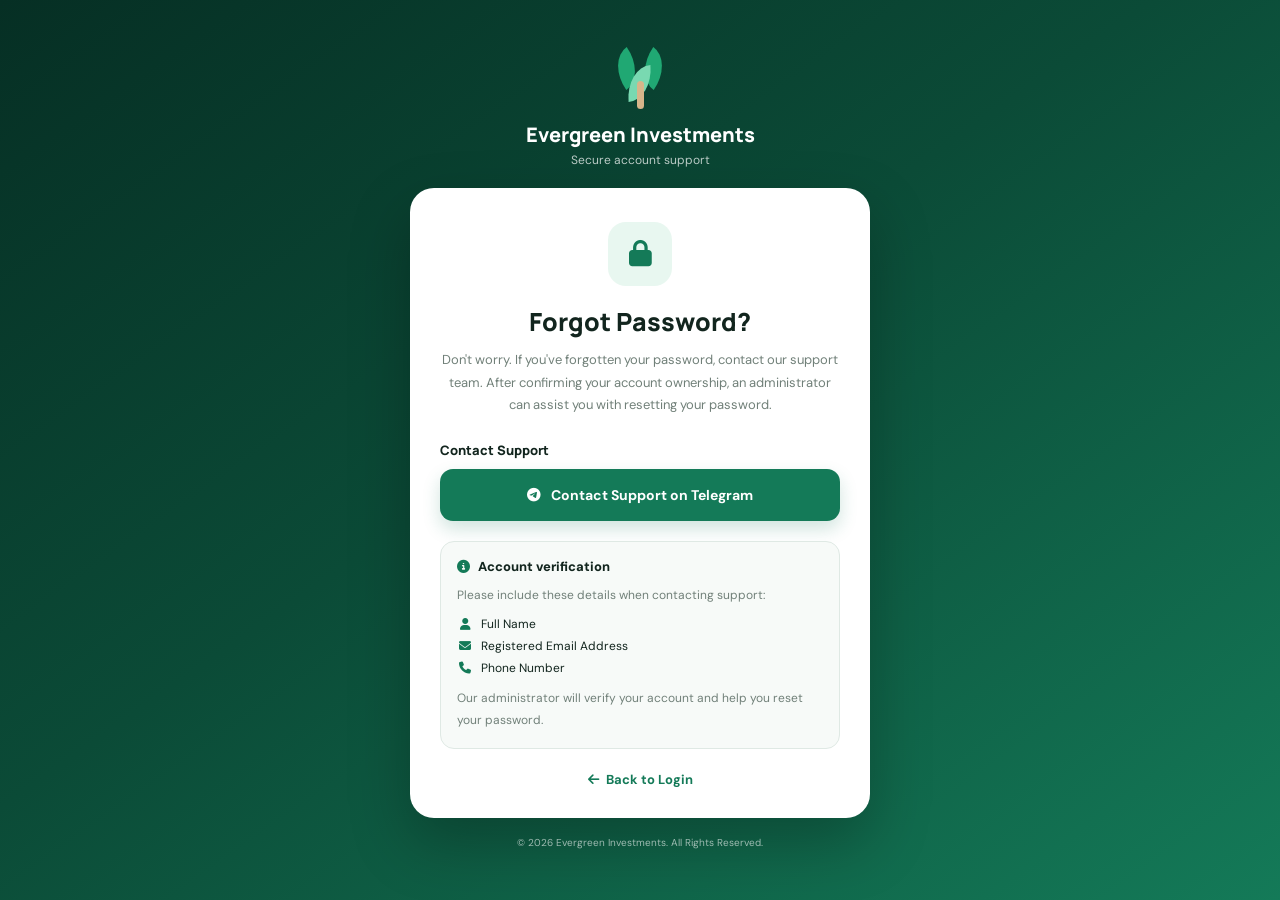
<file: forgot-password.html>
<!DOCTYPE html>
<html lang="en">

<head>

<meta charset="UTF-8">

<meta
    name="viewport"
    content="width=device-width, initial-scale=1.0"
>

<meta
    name="theme-color"
    content="#083d2e"
>

<title>
    Forgot Password | Evergreen Investments
</title>


<!-- GOOGLE FONTS -->

<link
    rel="preconnect"
    href="https://fonts.googleapis.com"
>

<link
    rel="preconnect"
    href="https://fonts.gstatic.com"
    crossorigin
>

<link
    href="https://fonts.googleapis.com/css2?family=DM+Sans:wght@400;500;600;700&family=Manrope:wght@600;700;800&display=swap"
    rel="stylesheet"
>


<!-- FONT AWESOME -->

<link
    rel="stylesheet"
    href="https://cdnjs.cloudflare.com/ajax/libs/font-awesome/6.6.0/css/all.min.css"
>


<style>

/* =====================================================
   ROOT
===================================================== */

:root{

    --evergreen:#147a58;

    --evergreen-dark:#083d2e;

    --green:#20a873;

    --mint:#e8f7f0;

    --background:#f4f8f6;

    --white:#ffffff;

    --text:#12251e;

    --muted:#718079;

    --border:#dfe9e4;

}


/* =====================================================
   RESET
===================================================== */

*{

    margin:0;

    padding:0;

    box-sizing:border-box;

}


/* =====================================================
   BODY
===================================================== */

body{

    font-family:
        "DM Sans",
        sans-serif;

    background:
        linear-gradient(
            145deg,
            #062f24 0%,
            #0b4b37 45%,
            #147a58 100%
        );

    min-height:100vh;

    display:flex;

    align-items:center;

    justify-content:center;

    padding:24px;

    color:var(--text);

}


/* =====================================================
   PAGE WRAPPER
===================================================== */

.page{

    width:100%;

    max-width:460px;

}


/* =====================================================
   BRAND
===================================================== */

.brand{

    text-align:center;

    color:white;

    margin-bottom:20px;

}


.evergreen-logo{

    width:58px;

    height:58px;

    position:relative;

    margin:
        0 auto 12px;

}


.logo-leaf{

    position:absolute;

    width:25px;

    height:35px;

    background:#20a873;

    border-radius:
        100% 0 100% 0;

    transform:
        rotate(-35deg);

}


.logo-leaf.one{

    left:3px;

    top:0;

}


.logo-leaf.two{

    right:3px;

    top:0;

    transform:
        rotate(35deg)
        scaleX(-1);

}


.logo-leaf.three{

    left:16px;

    top:15px;

    background:#79d9b1;

    transform:
        rotate(-5deg);

}


.logo-trunk{

    position:absolute;

    width:7px;

    height:28px;

    background:#d7b58a;

    left:26px;

    bottom:0;

    border-radius:5px;

}


.brand h1{

    font-family:
        "Manrope",
        sans-serif;

    font-size:20px;

    font-weight:800;

}


.brand p{

    font-size:12px;

    color:
        rgba(255,255,255,.72);

    margin-top:4px;

}


/* =====================================================
   CARD
===================================================== */

.box{

    width:100%;

    background:
        var(--white);

    border-radius:24px;

    padding:34px 30px 30px;

    box-shadow:
        0 25px 60px
        rgba(0,0,0,.25);

}


/* =====================================================
   ICON
===================================================== */

.icon-box{

    width:64px;

    height:64px;

    border-radius:18px;

    background:
        var(--mint);

    color:
        var(--evergreen);

    display:flex;

    align-items:center;

    justify-content:center;

    margin:
        0 auto 18px;

}


.icon-box i{

    font-size:26px;

}


/* =====================================================
   TITLE
===================================================== */

h2{

    text-align:center;

    font-family:
        "Manrope",
        sans-serif;

    font-size:25px;

    font-weight:800;

    color:
        var(--text);

    margin-bottom:10px;

}


.intro{

    text-align:center;

    color:
        var(--muted);

    font-size:13px;

    line-height:1.7;

    margin-bottom:25px;

}


/* =====================================================
   SUPPORT OPTIONS
===================================================== */

.support-title{

    font-family:
        "Manrope",
        sans-serif;

    font-size:13px;

    font-weight:800;

    color:
        var(--text);

    margin-bottom:10px;

}


/* =====================================================
   SUPPORT BUTTON
===================================================== */

.btn{

    display:flex;

    align-items:center;

    justify-content:center;

    gap:10px;

    width:100%;

    min-height:52px;

    padding:14px 18px;

    margin-top:10px;

    border-radius:13px;

    text-decoration:none;

    font-size:14px;

    font-weight:700;

    transition:
        transform .2s ease,
        box-shadow .2s ease;

}


.btn:hover{

    transform:translateY(-2px);

}


.telegram{

    background:
        var(--evergreen);

    color:white;

    box-shadow:
        0 8px 18px
        rgba(20,122,88,.20);

}


.telegram:hover{

    background:
        var(--evergreen-dark);

}


/* =====================================================
   INFORMATION BOX
===================================================== */

.note{

    background:
        #f7faf8;

    border:
        1px solid var(--border);

    padding:16px;

    border-radius:14px;

    margin-top:20px;

}


.note-title{

    display:flex;

    align-items:center;

    gap:8px;

    font-size:13px;

    font-weight:800;

    margin-bottom:10px;

}


.note-title i{

    color:
        var(--evergreen);

}


.note p{

    color:
        var(--muted);

    font-size:12px;

    line-height:1.8;

}


.details{

    margin-top:10px;

}


.detail{

    display:flex;

    align-items:center;

    gap:8px;

    margin-top:6px;

    font-size:12px;

    color:
        var(--text);

}


.detail i{

    width:16px;

    color:
        var(--evergreen);

    text-align:center;

}


/* =====================================================
   BACK
===================================================== */

.back{

    display:flex;

    align-items:center;

    justify-content:center;

    gap:7px;

    margin-top:22px;

    text-decoration:none;

    color:
        var(--evergreen);

    font-size:13px;

    font-weight:700;

}


.back:hover{

    text-decoration:underline;

}


/* =====================================================
   FOOTER
===================================================== */

.footer{

    text-align:center;

    margin-top:18px;

    color:
        rgba(255,255,255,.60);

    font-size:10px;

}


/* =====================================================
   MOBILE
===================================================== */

@media(max-width:420px){

    body{

        padding:18px;

    }


    .box{

        padding:
            28px 20px 24px;

        border-radius:20px;

    }


    h2{

        font-size:23px;

    }


    .intro{

        font-size:12px;

    }

}

</style>

</head>


<body>


<div class="page">


    <!-- =================================================
         BRAND
    ================================================== -->

    <div class="brand">


        <div class="evergreen-logo">

            <div class="logo-leaf one"></div>

            <div class="logo-leaf two"></div>

            <div class="logo-leaf three"></div>

            <div class="logo-trunk"></div>

        </div>


        <h1>
            Evergreen Investments
        </h1>


        <p>
            Secure account support
        </p>

    </div>



    <!-- =================================================
         CARD
    ================================================== -->

    <div class="box">


        <div class="icon-box">

            <i class="fa-solid fa-lock"></i>

        </div>


        <h2>
            Forgot Password?
        </h2>


        <p class="intro">

            Don't worry. If you've forgotten your password,
            contact our support team. After confirming
            your account ownership, an administrator can
            assist you with resetting your password.

        </p>



        <!-- =============================================
             SUPPORT
        ============================================== -->

        <div class="support-title">

            Contact Support

        </div>


        <a
            class="btn telegram"
            href="https://t.me/Evergreenlimited"
            target="_blank"
            rel="noopener"
        >

            <i class="fa-brands fa-telegram"></i>

            Contact Support on Telegram

        </a>



        <!-- =============================================
             INFORMATION
        ============================================== -->

        <div class="note">


            <div class="note-title">

                <i class="fa-solid fa-circle-info"></i>

                Account verification

            </div>


            <p>

                Please include these details when
                contacting support:

            </p>


            <div class="details">


                <div class="detail">

                    <i class="fa-solid fa-user"></i>

                    <span>
                        Full Name
                    </span>

                </div>


                <div class="detail">

                    <i class="fa-solid fa-envelope"></i>

                    <span>
                        Registered Email Address
                    </span>

                </div>


                <div class="detail">

                    <i class="fa-solid fa-phone"></i>

                    <span>
                        Phone Number
                    </span>

                </div>


            </div>


            <p style="margin-top:12px;">

                Our administrator will verify your
                account and help you reset your password.

            </p>


        </div>



        <!-- =============================================
             BACK TO LOGIN
        ============================================== -->

        <a
            href="login.html"
            class="back"
        >

            <i class="fa-solid fa-arrow-left"></i>

            Back to Login

        </a>


    </div>



    <div class="footer">

        © 2026 Evergreen Investments.
        All Rights Reserved.

    </div>


</div>


</body>

</html>
</file>
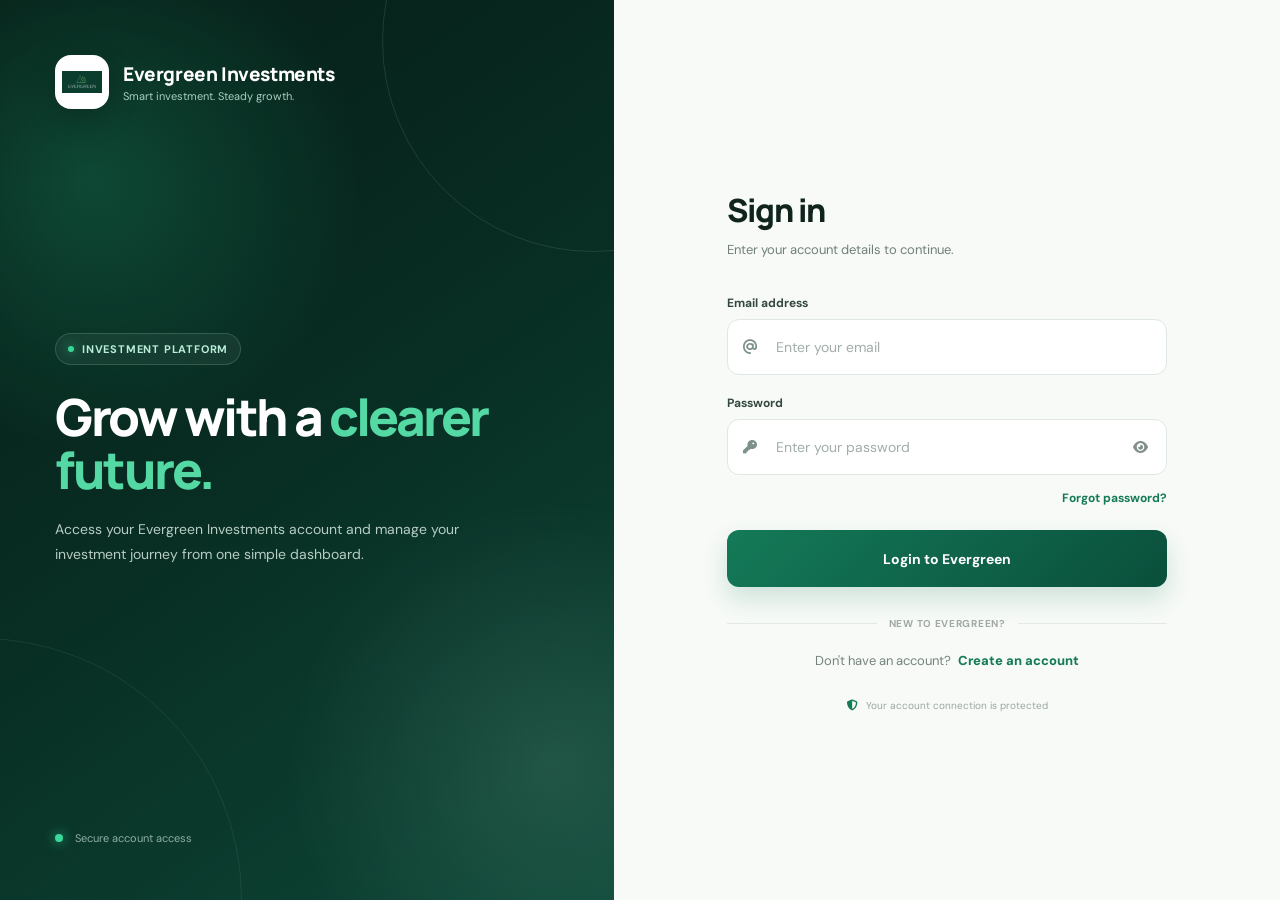
<file: home.html>
<!DOCTYPE html>
<html lang="en">

<head>

<meta charset="UTF-8">

<meta name="viewport"
content="width=device-width, initial-scale=1.0">

<meta name="theme-color" content="#0b3d2e">

<title>Evergreen Investments</title>

<link rel="preconnect" href="https://fonts.googleapis.com">

<link rel="preconnect"
href="https://fonts.gstatic.com"
crossorigin>

<link href="https://fonts.googleapis.com/css2?family=DM+Sans:wght@400;500;600;700&family=Manrope:wght@500;600;700;800&display=swap"
rel="stylesheet">

<link rel="stylesheet"
href="https://cdnjs.cloudflare.com/ajax/libs/font-awesome/6.6.0/css/all.min.css">

<style>

/* =========================================================
   EVERGREEN INVESTMENTS
   HOME PAGE
========================================================= */

*{
    margin:0;
    padding:0;
    box-sizing:border-box;
}

:root{
    --green:#147a58;
    --green-dark:#083d2e;
    --green-deep:#05291f;
    --green-light:#20a873;
    --mint:#e8f7f0;
    --soft:#f5faf7;
    --white:#ffffff;
    --text:#10251d;
    --muted:#718079;
    --border:#e3eee9;
    --shadow:0 10px 30px rgba(8,61,46,.08);
}

body{
    font-family:"DM Sans",sans-serif;
    background:#f5faf7;
    color:var(--text);
    padding-bottom:90px;
}

/* =========================================================
   HEADER
========================================================= */

.top-header{
    height:68px;
    background:var(--white);
    display:flex;
    align-items:center;
    justify-content:space-between;
    padding:0 18px;
    position:sticky;
    top:0;
    z-index:100;
    border-bottom:1px solid var(--border);
}

.brand{
    display:flex;
    align-items:center;
    gap:10px;
}

.brand-name{
    font-family:"Manrope",sans-serif;
    font-weight:800;
    font-size:17px;
    color:var(--green-dark);
}

/* Custom Evergreen Logo */

.evergreen-logo{
    width:40px;
    height:40px;
    border-radius:13px;
    background:linear-gradient(
        145deg,
        #0b5b42,
        #20a873
    );
    position:relative;
    display:flex;
    align-items:center;
    justify-content:center;
    overflow:hidden;
    box-shadow:0 7px 18px rgba(20,122,88,.18);
}

.logo-trunk{
    position:absolute;
    width:5px;
    height:20px;
    background:#d9f5e7;
    bottom:6px;
    border-radius:5px;
}

.logo-leaf{
    position:absolute;
    width:17px;
    height:10px;
    background:#ffffff;
    border-radius:100% 0 100% 0;
    transform:rotate(-35deg);
}

.logo-leaf.one{
    top:8px;
    left:8px;
}

.logo-leaf.two{
    top:8px;
    right:7px;
    transform:rotate(125deg);
}

.logo-leaf.three{
    top:15px;
    left:12px;
    transform:rotate(-15deg);
}

.header-icon{
    width:40px;
    height:40px;
    border-radius:12px;
    background:var(--mint);
    color:var(--green);
    display:flex;
    align-items:center;
    justify-content:center;
    font-size:17px;
}

/* =========================================================
   HERO
========================================================= */

.hero{
    margin:16px;
    min-height:190px;
    border-radius:24px;
    overflow:hidden;
    position:relative;
    background-image:
        linear-gradient(
            110deg,
            rgba(4,43,31,.94),
            rgba(11,91,66,.72),
            rgba(20,122,88,.42)
        ),
        url("https://images.unsplash.com/photo-1497366811353-6870744d04b2?auto=format&fit=crop&w=1400&q=85");

    background-size:cover;
    background-position:center;
    box-shadow:0 14px 35px rgba(5,41,31,.16);
}

.hero-content{
    position:relative;
    z-index:2;
    padding:28px 22px;
    color:white;
}

.hero-small{
    font-size:12px;
    font-weight:600;
    opacity:.82;
    margin-bottom:8px;
    letter-spacing:.3px;
}

.hero h1{
    font-family:"Manrope",sans-serif;
    font-size:27px;
    line-height:1.2;
    max-width:330px;
    margin-bottom:9px;
}

.hero p{
    font-size:13px;
    line-height:1.6;
    max-width:330px;
    opacity:.86;
}

/* =========================================================
   QUICK ACTIONS
========================================================= */

.quick-section{
    padding:2px 16px 0;
}

.section-title{
    font-family:"Manrope",sans-serif;
    font-size:16px;
    font-weight:800;
    margin-bottom:12px;
}

.quick-grid{
    display:grid;
    grid-template-columns:repeat(4,1fr);
    gap:9px;
}

.quick-card{
    background:var(--white);
    border:1px solid var(--border);
    border-radius:16px;
    padding:13px 5px;
    text-decoration:none;
    color:var(--text);
    text-align:center;
    box-shadow:0 5px 18px rgba(8,61,46,.045);
    transition:.2s;
}

.quick-card:active{
    transform:scale(.96);
}

.quick-icon{
    width:36px;
    height:36px;
    margin:auto;
    border-radius:11px;
    background:var(--mint);
    color:var(--green);
    display:flex;
    align-items:center;
    justify-content:center;
    font-size:14px;
    margin-bottom:7px;
}

.quick-card span{
    display:block;
    font-size:10px;
    font-weight:700;
}

/* =========================================================
   ACTIVITY TICKER
========================================================= */

.activity-section{
    margin-top:20px;
}

.activity-title{
    padding:0 16px;
    margin-bottom:10px;
    font-family:"Manrope",sans-serif;
    font-size:15px;
    font-weight:800;
}

.activity-window{
    overflow:hidden;
    width:100%;
}

.activity-track{
    display:flex;
    width:max-content;
    animation:scrollActivity 45s linear infinite;
}

.activity-track:hover{
    animation-play-state:paused;
}

.activity-item{
    margin-right:10px;
    background:white;
    border:1px solid var(--border);
    border-radius:13px;
    padding:10px 14px;
    min-width:180px;
    display:flex;
    align-items:center;
    gap:9px;
    box-shadow:0 4px 15px rgba(8,61,46,.04);
}

.activity-dot{
    width:8px;
    height:8px;
    border-radius:50%;
    background:#20a873;
    flex-shrink:0;
}

.activity-text{
    font-size:10px;
    color:var(--muted);
    white-space:nowrap;
}

.activity-text strong{
    color:var(--text);
}

@keyframes scrollActivity{

    0%{
        transform:translateX(0);
    }

    100%{
        transform:translateX(-50%);
    }

}

/* =========================================================
   BALANCE CARD
   REDUCED SIZE
========================================================= */

.balance-section{
    padding:20px 16px 0;
}

.balance-card{
    background:
        linear-gradient(
            135deg,
            #083d2e,
            #147a58
        );

    border-radius:19px;

    /* Reduced from larger spacing */
    padding:17px 18px;

    color:white;
    position:relative;
    overflow:hidden;

    box-shadow:
        0 10px 25px rgba(8,61,46,.15);
}

.balance-card::before{
    content:"";
    position:absolute;
    width:130px;
    height:130px;
    border-radius:50%;
    background:rgba(255,255,255,.06);
    right:-40px;
    top:-55px;
}

.balance-card::after{
    content:"";
    position:absolute;
    width:80px;
    height:80px;
    border-radius:50%;
    background:rgba(255,255,255,.04);
    right:45px;
    bottom:-50px;
}

.balance-label{
    font-size:11px;
    opacity:.75;
    margin-bottom:5px;
}

.balance-amount{
    font-family:"Manrope",sans-serif;

    /* Reduced amount size */
    font-size:25px;

    font-weight:800;
    letter-spacing:.2px;
    margin-bottom:13px;
}

.balance-divider{
    height:1px;
    background:rgba(255,255,255,.16);
    margin-bottom:11px;
}

.balance-bottom{
    display:grid;
    grid-template-columns:1fr 1fr;
    gap:15px;
}

.balance-mini-label{
    font-size:9px;
    opacity:.68;
    margin-bottom:3px;
}

.balance-mini-value{
    font-size:13px;
    font-weight:700;
}

.balance-icon{
    position:absolute;
    right:17px;
    top:16px;
    width:31px;
    height:31px;
    border-radius:10px;
    background:rgba(255,255,255,.1);
    display:flex;
    align-items:center;
    justify-content:center;
    font-size:13px;
}

/* =========================================================
   GLOBAL INVESTMENT NETWORK
========================================================= */

.network-section{
    padding:24px 16px 0;
}

.network-header{
    display:flex;
    align-items:end;
    justify-content:space-between;
    margin-bottom:12px;
}

.network-title{
    font-family:"Manrope",sans-serif;
    font-size:16px;
    font-weight:800;
}

.network-subtitle{
    font-size:10px;
    color:var(--muted);
    margin-top:3px;
}

.network-label{
    font-size:10px;
    color:var(--green);
    font-weight:700;
}

.partner-grid{
    display:grid;
    grid-template-columns:repeat(4,1fr);
    gap:9px;
}

.partner-card{
    background:white;
    border:1px solid var(--border);
    border-radius:15px;
    padding:12px 5px 10px;
    text-align:center;
    box-shadow:0 4px 15px rgba(8,61,46,.04);
}

.partner-logo{
    width:37px;
    height:37px;
    object-fit:contain;
    margin-bottom:7px;
    border-radius:10px;
}

.partner-name{
    font-size:9px;
    font-weight:800;
    color:var(--text);
    white-space:nowrap;
    overflow:hidden;
    text-overflow:ellipsis;
}

.partner-status{
    margin-top:3px;
    font-size:7px;
    color:var(--muted);
}

/* =========================================================
   PROTECTION CARD
========================================================= */

.protection{
    margin:22px 16px 0;
    background:#eaf8f1;
    border:1px solid #d6eee3;
    border-radius:17px;
    padding:15px;
    display:flex;
    gap:12px;
    align-items:flex-start;
}

.protection-icon{
    width:36px;
    height:36px;
    flex-shrink:0;
    border-radius:11px;
    background:#ffffff;
    color:var(--green);
    display:flex;
    align-items:center;
    justify-content:center;
}

.protection h3{
    font-size:12px;
    margin-bottom:4px;
    font-weight:800;
}

.protection p{
    font-size:10px;
    line-height:1.5;
    color:var(--muted);
}

/* =========================================================
   BOTTOM NAVIGATION
========================================================= */

.bottom-nav{
    position:fixed;
    left:0;
    right:0;
    bottom:0;
    height:73px;
    background:rgba(255,255,255,.97);
    backdrop-filter:blur(15px);
    border-top:1px solid var(--border);
    display:grid;
    grid-template-columns:repeat(4,1fr);
    z-index:200;
    padding-bottom:env(safe-area-inset-bottom);
}

.nav-item{
    text-decoration:none;
    color:#87948e;
    display:flex;
    flex-direction:column;
    align-items:center;
    justify-content:center;
    gap:5px;
    font-size:10px;
    font-weight:600;
}

.nav-item i{
    font-size:17px;
}

.nav-item.active{
    color:var(--green);
}

.nav-item.active i{
    font-size:18px;
}

/* =========================================================
   MOBILE
========================================================= */

@media(max-width:380px){

    .brand-name{
        font-size:15px;
    }

    .hero h1{
        font-size:24px;
    }

    .quick-grid{
        gap:6px;
    }

    .quick-card{
        padding:11px 3px;
    }

    .partner-grid{
        gap:6px;
    }

    .balance-amount{
        font-size:23px;
    }

}

</style>

</head>

<body>

<!-- =====================================================
     HEADER
===================================================== -->

<header class="top-header">

    <div class="brand">

        <div class="evergreen-logo">

            <div class="logo-leaf one"></div>
            <div class="logo-leaf two"></div>
            <div class="logo-leaf three"></div>

            <div class="logo-trunk"></div>

        </div>

        <div class="brand-name">
            Evergreen Investments
        </div>

    </div>

    <div class="header-icon">

        <i class="fa-regular fa-bell"></i>

    </div>

</header>


<!-- =====================================================
     HERO
===================================================== -->

<section class="hero">

    <div class="hero-content">

        <div class="hero-small">
            EVERGREEN INVESTMENTS
        </div>

        <h1>
            Grow with a clearer financial future.
        </h1>

        <p>
            Manage your investments, monitor your progress
            and keep your financial journey organized.
        </p>

    </div>

</section>


<!-- =====================================================
     QUICK ACTIONS
===================================================== -->

<section class="quick-section">

    <div class="section-title">
        ACCESS
    </div>

    <div class="quick-grid">

        <!-- Recharge -->

        <a
            href="deposit.html"
            class="quick-card"
        >

            <div class="quick-icon">

                <i class="fa-solid fa-wallet"></i>

            </div>

            <span>
                Recharge
            </span>

        </a>


        <!-- Withdraw -->

        <a
            href="withdraw.html"
            class="quick-card"
        >

            <div class="quick-icon">

                <i class="fa-solid fa-arrow-up-right-from-square"></i>

            </div>

            <span>
                Withdraw
            </span>

        </a>


        <!-- Help -->

        <a
            href="https://t.me/Evergreenlimited"
            class="quick-card"
            target="_blank"
            rel="noopener"
        >

            <div class="quick-icon">

                <i class="fa-solid fa-headset"></i>

            </div>

            <span>
                Help
            </span>

        </a>


        <!-- Records -->

        <a
            href="transaction.html"
            class="quick-card"
        >

            <div class="quick-icon">

                <i class="fa-solid fa-receipt"></i>

            </div>

            <span>
                Records
            </span>

        </a>

    </div>

</section>


<!-- =====================================================
     RECENT ACTIVITY
===================================================== -->

<section class="activity-section">

    <div class="activity-title">
        Recent Activity
    </div>

    <div class="activity-window">

        <div class="activity-track">

            <div class="activity-item">
                <div class="activity-dot"></div>
                <div class="activity-text">
                    <strong>***5673</strong> recharged ₦20,000
                </div>
            </div>

            <div class="activity-item">
                <div class="activity-dot"></div>
                <div class="activity-text">
                    <strong>***2841</strong> withdrew ₦15,000
                </div>
            </div>

            <div class="activity-item">
                <div class="activity-dot"></div>
                <div class="activity-text">
                    <strong>***9146</strong> recharged ₦50,000
                </div>
            </div>

            <div class="activity-item">
                <div class="activity-dot"></div>
                <div class="activity-text">
                    <strong>***7352</strong> withdrew ₦8,500
                </div>
            </div>

            <div class="activity-item">
                <div class="activity-dot"></div>
                <div class="activity-text">
                    <strong>***4618</strong> recharged ₦10,000
                </div>
            </div>

            <div class="activity-item">
                <div class="activity-dot"></div>
                <div class="activity-text">
                    <strong>***8027</strong> withdrew ₦5,000
                </div>
            </div>

            <div class="activity-item">
                <div class="activity-dot"></div>
                <div class="activity-text">
                    <strong>***3294</strong> recharged ₦25,000
                </div>
            </div>

            <div class="activity-item">
                <div class="activity-dot"></div>
                <div class="activity-text">
                    <strong>***6185</strong> withdrew ₦12,000
                </div>
            </div>


            <!-- DUPLICATE FOR CONTINUOUS SCROLL -->

            <div class="activity-item">
                <div class="activity-dot"></div>
                <div class="activity-text">
                    <strong>***5673</strong> recharged ₦20,000
                </div>
            </div>

            <div class="activity-item">
                <div class="activity-dot"></div>
                <div class="activity-text">
                    <strong>***2841</strong> withdrew ₦15,000
                </div>
            </div>

            <div class="activity-item">
                <div class="activity-dot"></div>
                <div class="activity-text">
                    <strong>***9146</strong> recharged ₦50,000
                </div>
            </div>

            <div class="activity-item">
                <div class="activity-dot"></div>
                <div class="activity-text">
                    <strong>***7352</strong> withdrew ₦8,500
                </div>
            </div>

            <div class="activity-item">
                <div class="activity-dot"></div>
                <div class="activity-text">
                    <strong>***4618</strong> recharged ₦10,000
                </div>
            </div>

            <div class="activity-item">
                <div class="activity-dot"></div>
                <div class="activity-text">
                    <strong>***8027</strong> withdrew ₦5,000
                </div>
            </div>

            <div class="activity-item">
                <div class="activity-dot"></div>
                <div class="activity-text">
                    <strong>***3294</strong> recharged ₦25,000
                </div>
            </div>

            <div class="activity-item">
                <div class="activity-dot"></div>
                <div class="activity-text">
                    <strong>***6185</strong> withdrew ₦12,000
                </div>
            </div>

        </div>

    </div>

</section>
<!-- =====================================================
     BALANCE
===================================================== -->

<section class="balance-section">

    <div class="balance-card">

        <div class="balance-icon">

            <i class="fa-solid fa-chart-line"></i>

        </div>

        <div class="balance-label">
            Account Balance
        </div>

        <div
            class="balance-amount"
            id="accountBalance"
        >
            ₦0.00
        </div>

        <div class="balance-divider"></div>

        <div class="balance-bottom">

            <div>

                <div class="balance-mini-label">
                    Cumulative Income
                </div>

                <div
                    class="balance-mini-value"
                    id="cumulativeIncome"
                >
                    ₦0.00
                </div>

            </div>

            <div>

                <div class="balance-mini-label">
                    Account Status
                </div>

                <div class="balance-mini-value">
                    Active
                </div>

            </div>

        </div>

    </div>

</section>


<!-- =====================================================
     GLOBAL INVESTMENT NETWORK
===================================================== -->

<section class="network-section">

    <div class="network-header">

        <div>

            <div class="network-title">
                Global Investment Network
            </div>

            <div class="network-subtitle">
                Selected investment brands
            </div>

        </div>

        <div class="network-label">
            8 Brands
        </div>

    </div>


    <div class="partner-grid">


        <!-- BlackRock -->

        <div class="partner-card">

            <img
                class="partner-logo"
                src="https://www.google.com/s2/favicons?domain=blackrock.com&sz=128"
                alt="BlackRock"
            >

            <div class="partner-name">
                BlackRock
            </div>

            <div class="partner-status">
                Investment brand
            </div>

        </div>


        <!-- Vanguard -->

        <div class="partner-card">

            <img
                class="partner-logo"
                src="https://www.google.com/s2/favicons?domain=vanguard.com&sz=128"
                alt="Vanguard"
            >

            <div class="partner-name">
                Vanguard
            </div>

            <div class="partner-status">
                Investment brand
            </div>

        </div>


        <!-- Fidelity -->

        <div class="partner-card">

            <img
                class="partner-logo"
                src="https://www.google.com/s2/favicons?domain=fidelity.com&sz=128"
                alt="Fidelity"
            >

            <div class="partner-name">
                Fidelity
            </div>

            <div class="partner-status">
                Investment brand
            </div>

        </div>


        <!-- J.P. Morgan -->

        <div class="partner-card">

            <img
                class="partner-logo"
                src="https://www.google.com/s2/favicons?domain=jpmorgan.com&sz=128"
                alt="J.P. Morgan"
            >

            <div class="partner-name">
                J.P. Morgan
            </div>

            <div class="partner-status">
                Investment brand
            </div>

        </div>


        <!-- Invesco -->

        <div class="partner-card">

            <img
                class="partner-logo"
                src="https://www.google.com/s2/favicons?domain=invesco.com&sz=128"
                alt="Invesco"
            >

            <div class="partner-name">
                Invesco
            </div>

            <div class="partner-status">
                Investment brand
            </div>

        </div>


        <!-- Morgan Stanley -->

        <div class="partner-card">

            <img
                class="partner-logo"
                src="https://www.google.com/s2/favicons?domain=morganstanley.com&sz=128"
                alt="Morgan Stanley"
            >

            <div class="partner-name">
                Morgan Stanley
            </div>

            <div class="partner-status">
                Investment brand
            </div>

        </div>


        <!-- Goldman Sachs -->

        <div class="partner-card">

            <img
                class="partner-logo"
                src="https://www.google.com/s2/favicons?domain=goldmansachs.com&sz=128"
                alt="Goldman Sachs"
            >

            <div class="partner-name">
                Goldman Sachs
            </div>

            <div class="partner-status">
                Investment brand
            </div>

        </div>


        <!-- State Street -->

        <div class="partner-card">

            <img
                class="partner-logo"
                src="https://www.google.com/s2/favicons?domain=statestreet.com&sz=128"
                alt="State Street"
            >

            <div class="partner-name">
                State Street
            </div>

            <div class="partner-status">
                Investment brand
            </div>

        </div>

    </div>

</section>


<!-- =====================================================
     PROTECTION
===================================================== -->

<div class="protection">

    <div class="protection-icon">

        <i class="fa-solid fa-shield-halved"></i>

    </div>

    <div>

        <h3>
            Account Protection
        </h3>

        <p>
            Your account information and investment
            activity are connected to your registered account.
        </p>

    </div>

</div>


<!-- =====================================================
     BOTTOM NAVIGATION
===================================================== -->

<nav class="bottom-nav">

    <a
        href="home.html"
        class="nav-item active"
    >

        <i class="fa-solid fa-house"></i>

        <span>
            Home
        </span>

    </a>


    <a
        href="investment.html"
        class="nav-item"
    >

        <i class="fa-solid fa-layer-group"></i>

        <span>
            Product
        </span>

    </a>


    <a
        href="invite.html"
        class="nav-item"
    >

        <i class="fa-solid fa-users"></i>

        <span>
            Team
        </span>

    </a>


    <a
        href="dashboard.html"
        class="nav-item"
    >

        <i class="fa-solid fa-user"></i>

        <span>
            Mine
        </span>

    </a>

</nav>


<!-- =====================================================
     BACKEND CONNECTION
===================================================== -->

<script>

document.addEventListener(
    "DOMContentLoaded",
    async function(){

        const user =
            JSON.parse(
                localStorage.getItem("user")
            );


        /* Authentication */

        if(!user){

            window.location.href =
                "login.html";

            return;

        }


        const balanceElement =
            document.getElementById(
                "accountBalance"
            );

        const incomeElement =
            document.getElementById(
                "cumulativeIncome"
            );


        try{

            const response =
                await fetch(
                    "https://young-invest-backend.onrender.com/api/dashboard/"
                    + user._id
                );


            if(!response.ok){

                throw new Error(
                    "Dashboard request failed"
                );

            }


            const data =
                await response.json();


            /* ACCOUNT BALANCE */

            if(
                data.walletBalance !== undefined
            ){

                balanceElement.textContent =
                    "₦" +
                    Number(
                        data.walletBalance
                    ).toLocaleString(
                        "en-NG",
                        {
                            minimumFractionDigits:2,
                            maximumFractionDigits:2
                        }
                    );

            }


            /* CUMULATIVE INCOME */

            if(
                data.totalEarnings !== undefined
            ){

                incomeElement.textContent =
                    "₦" +
                    Number(
                        data.totalEarnings
                    ).toLocaleString(
                        "en-NG",
                        {
                            minimumFractionDigits:2,
                            maximumFractionDigits:2
                        }
                    );

            }


            /* UPDATE LOCAL STORAGE */

            const updatedUser = {

                ...user,
                ...data

            };


            localStorage.setItem(
                "user",
                JSON.stringify(
                    updatedUser
                )
            );


        }catch(error){

            console.log(
                "Dashboard Error:",
                error
            );


            /* Fallback to locally stored data */

            if(
                user.walletBalance !== undefined
            ){

                balanceElement.textContent =
                    "₦" +
                    Number(
                        user.walletBalance
                    ).toLocaleString(
                        "en-NG",
                        {
                            minimumFractionDigits:2,
                            maximumFractionDigits:2
                        }
                    );

            }


            if(
                user.totalEarnings !== undefined
            ){

                incomeElement.textContent =
                    "₦" +
                    Number(
                        user.totalEarnings
                    ).toLocaleString(
                        "en-NG",
                        {
                            minimumFractionDigits:2,
                            maximumFractionDigits:2
                        }
                    );

            }

        }

    }

);

</script>

</body>

               </html>
</file>
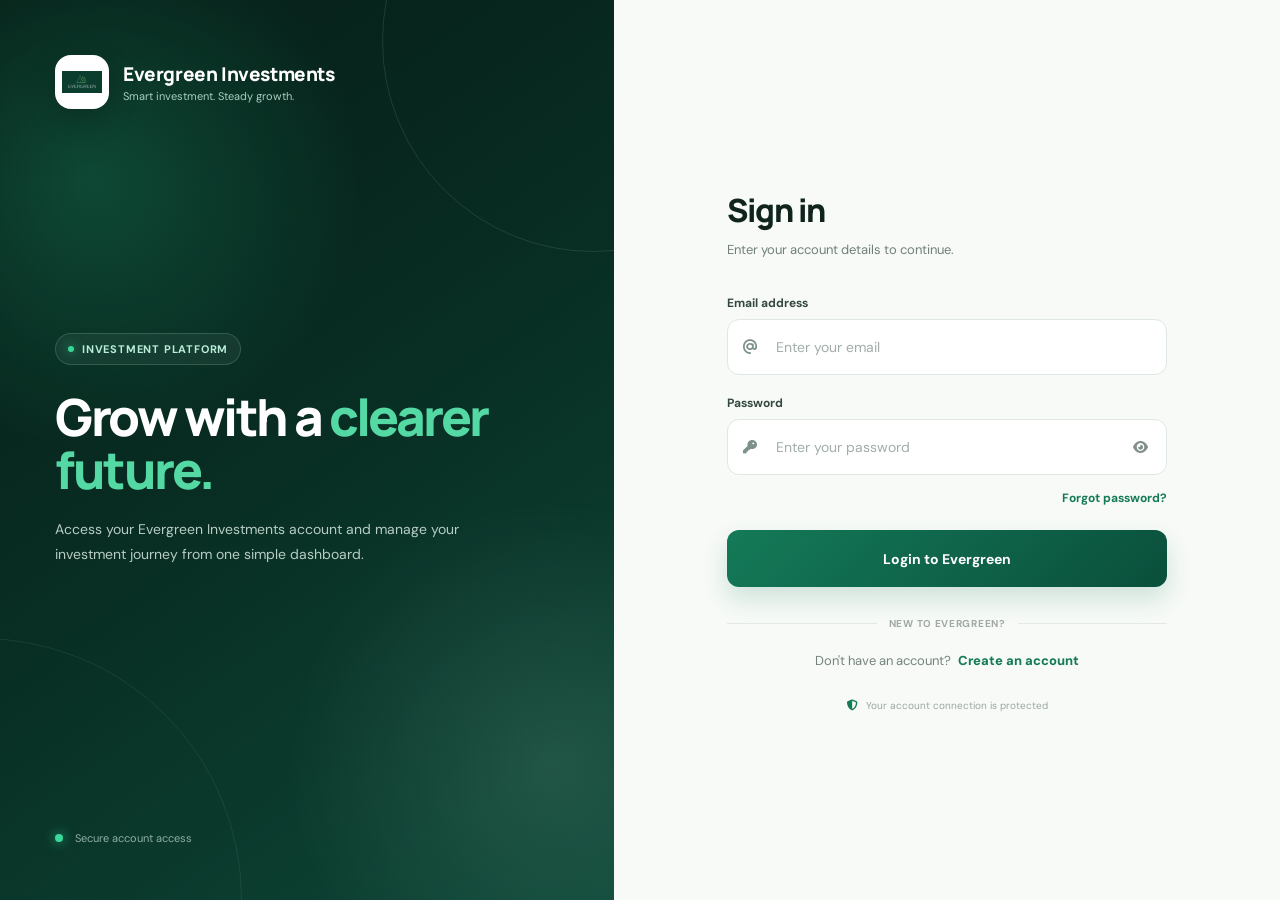
<file: investment-review.html>
<!DOCTYPE html>
<html lang="en">

<head>

<meta charset="UTF-8">

<meta
    name="viewport"
    content="width=device-width, initial-scale=1.0"
>

<meta
    name="theme-color"
    content="#083d2e"
>

<title>
    My Investments | Evergreen Investments
</title>


<!-- GOOGLE FONTS -->

<link
    rel="preconnect"
    href="https://fonts.googleapis.com"
>

<link
    rel="preconnect"
    href="https://fonts.gstatic.com"
    crossorigin
>

<link
    href="https://fonts.googleapis.com/css2?family=DM+Sans:wght@400;500;600;700&family=Manrope:wght@600;700;800&display=swap"
    rel="stylesheet"
>


<!-- FONT AWESOME -->

<link
    rel="stylesheet"
    href="https://cdnjs.cloudflare.com/ajax/libs/font-awesome/6.6.0/css/all.min.css"
>


<style>

/* =====================================================
   ROOT
===================================================== */

:root{

    --evergreen:#147a58;
    --evergreen-dark:#083d2e;

    --green:#20a873;
    --mint:#e8f7f0;

    --background:#f4f8f6;

    --white:#ffffff;

    --text:#12251e;

    --muted:#718079;

    --border:#e1ebe6;

    --orange:#f59e0b;

    --blue:#3b82f6;

    --red:#ef4444;

}


/* =====================================================
   RESET
===================================================== */

*{

    margin:0;

    padding:0;

    box-sizing:border-box;

}


/* =====================================================
   BODY
===================================================== */

body{

    font-family:
        "DM Sans",
        sans-serif;

    background:
        var(--background);

    color:
        var(--text);

    min-height:100vh;

    padding-bottom:85px;

}


/* =====================================================
   HEADER
===================================================== */

.header{

    background:
        linear-gradient(
            135deg,
            #062f24,
            #083d2e 50%,
            #147a58
        );

    color:white;

    padding:
        17px 16px 25px;

}


.header-inner{

    max-width:700px;

    margin:auto;

    display:flex;

    align-items:center;

    gap:13px;

}


/* =====================================================
   BACK BUTTON
===================================================== */

.back-button{

    width:40px;

    height:40px;

    border-radius:12px;

    background:
        rgba(255,255,255,.12);

    color:white;

    display:flex;

    align-items:center;

    justify-content:center;

    text-decoration:none;

    flex-shrink:0;

}


.back-button i{

    font-size:15px;

}


/* =====================================================
   EVERGREEN LOGO
===================================================== */

.evergreen-logo{

    width:40px;

    height:40px;

    position:relative;

    flex-shrink:0;

}


.logo-leaf{

    position:absolute;

    width:18px;

    height:25px;

    background:#20a873;

    border-radius:
        100% 0 100% 0;

}


.logo-leaf.one{

    left:3px;

    top:1px;

    transform:
        rotate(-35deg);

}


.logo-leaf.two{

    right:2px;

    top:1px;

    transform:
        rotate(35deg)
        scaleX(-1);

}


.logo-leaf.three{

    left:11px;

    top:11px;

    background:#75d6ad;

    transform:
        rotate(-5deg);

}


.logo-trunk{

    position:absolute;

    width:5px;

    height:20px;

    left:18px;

    bottom:0;

    background:#d8b58a;

    border-radius:4px;

}


/* =====================================================
   HEADER TEXT
===================================================== */

.header-text h1{

    font-family:
        "Manrope",
        sans-serif;

    font-size:19px;

    font-weight:800;

}


.header-text p{

    margin-top:3px;

    font-size:11px;

    color:
        rgba(255,255,255,.70);

}


/* =====================================================
   CONTAINER
===================================================== */

.container{

    width:100%;

    max-width:700px;

    margin:auto;

    padding:
        20px 15px 30px;

}


/* =====================================================
   INTRO CARD
===================================================== */

.intro-card{

    background:white;

    border:
        1px solid var(--border);

    border-radius:19px;

    padding:18px;

    margin-bottom:20px;

    box-shadow:
        0 8px 25px
        rgba(8,61,46,.05);

}


.intro-top{

    display:flex;

    align-items:center;

    gap:12px;

}


.intro-icon{

    width:46px;

    height:46px;

    border-radius:14px;

    background:
        var(--mint);

    color:
        var(--evergreen);

    display:flex;

    align-items:center;

    justify-content:center;

    flex-shrink:0;

}


.intro-icon i{

    font-size:19px;

}


.intro-text h2{

    font-family:
        "Manrope",
        sans-serif;

    font-size:15px;

    font-weight:800;

}


.intro-text p{

    color:
        var(--muted);

    font-size:11px;

    line-height:1.5;

    margin-top:3px;

}


/* =====================================================
   SECTION TITLE
===================================================== */

.section-heading{

    display:flex;

    align-items:center;

    justify-content:space-between;

    margin:
        0 2px 11px;

}


.section-heading h3{

    font-family:
        "Manrope",
        sans-serif;

    font-size:14px;

    font-weight:800;

}


.section-heading span{

    font-size:10px;

    color:
        var(--muted);

}


/* =====================================================
   INVESTMENT CONTAINER
===================================================== */

#investmentContainer{

    display:flex;

    flex-direction:column;

    gap:13px;

}


/* =====================================================
   INVESTMENT CARD
===================================================== */

.card{

    background:white;

    border:
        1px solid var(--border);

    border-radius:18px;

    overflow:hidden;

    box-shadow:
        0 6px 20px
        rgba(8,61,46,.045);

}


/* =====================================================
   CARD HEADER
===================================================== */

.card-header{

    padding:16px;

    display:flex;

    align-items:center;

    justify-content:space-between;

    gap:12px;

    border-bottom:
        1px solid var(--border);

}


.plan-info{

    display:flex;

    align-items:center;

    gap:11px;

    min-width:0;

}


.plan-icon{

    width:43px;

    height:43px;

    border-radius:13px;

    background:
        var(--mint);

    color:
        var(--evergreen);

    display:flex;

    align-items:center;

    justify-content:center;

    flex-shrink:0;

}


.plan-icon i{

    font-size:17px;

}


.plan-info h2{

    font-family:
        "Manrope",
        sans-serif;

    font-size:14px;

    font-weight:800;

    white-space:nowrap;

    overflow:hidden;

    text-overflow:ellipsis;

}


.plan-info p{

    margin-top:3px;

    color:
        var(--muted);

    font-size:10px;

}


/* =====================================================
   STATUS
===================================================== */

.status{

    padding:
        5px 10px;

    border-radius:30px;

    font-size:10px;

    font-weight:700;

    white-space:nowrap;

}


.status.running{

    background:#e8f7f0;

    color:
        var(--evergreen);

    border:
        1px solid #bce6d3;

}


.status.completed{

    background:#edf4ff;

    color:
        var(--blue);

    border:
        1px solid #c8dcfa;

}


/* =====================================================
   CARD CONTENT
===================================================== */

.card-content{

    padding:16px;

}


/* =====================================================
   MAIN INVESTMENT VALUE
===================================================== */

.main-stat{

    background:
        linear-gradient(
            135deg,
            #f1faf6,
            #f8fcfa
        );

    border:
        1px solid #dfeee7;

    border-radius:14px;

    padding:15px;

    margin-bottom:14px;

}


.main-stat p{

    font-size:10px;

    color:
        var(--muted);

    margin-bottom:4px;

}


.main-stat h3{

    font-family:
        "Manrope",
        sans-serif;

    font-size:23px;

    font-weight:800;

    color:
        var(--evergreen);

}


/* =====================================================
   DETAILS GRID
===================================================== */

.details-grid{

    display:grid;

    grid-template-columns:
        repeat(2,1fr);

    border:
        1px solid var(--border);

    border-radius:13px;

    overflow:hidden;

}


.detail{

    padding:13px;

    border-right:
        1px solid var(--border);

    border-bottom:
        1px solid var(--border);

}


.detail:nth-child(2n){

    border-right:none;

}


.detail:nth-last-child(-n+2){

    border-bottom:none;

}


.detail-label{

    display:block;

    color:
        var(--muted);

    font-size:9px;

    margin-bottom:5px;

}


.detail-value{

    font-family:
        "Manrope",
        sans-serif;

    font-size:12px;

    font-weight:700;

    color:
        var(--text);

    word-break:break-word;

}


/* =====================================================
   PROGRESS
===================================================== */

.progress-section{

    margin-top:16px;

}


.progress-top{

    display:flex;

    align-items:center;

    justify-content:space-between;

    margin-bottom:7px;

}


.progress-top span{

    color:
        var(--muted);

    font-size:10px;

}


.progress-top strong{

    color:
        var(--evergreen);

    font-size:10px;

}


.progress-bar{

    width:100%;

    height:7px;

    background:#e8efeb;

    border-radius:20px;

    overflow:hidden;

}


.progress-fill{

    height:100%;

    background:
        linear-gradient(
            90deg,
            #147a58,
            #20a873
        );

    border-radius:20px;

    transition:
        width .5s ease;

}


/* =====================================================
   EMPTY STATE
===================================================== */

.empty{

    background:white;

    border:
        1px solid var(--border);

    border-radius:19px;

    padding:
        45px 20px;

    text-align:center;

    box-shadow:
        0 7px 20px
        rgba(8,61,46,.04);

}


.empty-icon{

    width:60px;

    height:60px;

    margin:
        0 auto 14px;

    border-radius:18px;

    background:
        var(--mint);

    color:
        var(--evergreen);

    display:flex;

    align-items:center;

    justify-content:center;

    font-size:23px;

}


.empty h3{

    font-family:
        "Manrope",
        sans-serif;

    font-size:15px;

}


.empty p{

    margin-top:6px;

    color:
        var(--muted);

    font-size:11px;

}


/* =====================================================
   ERROR
===================================================== */

.error{

    background:white;

    border:
        1px solid #fecaca;

    border-left:
        4px solid var(--red);

    border-radius:14px;

    padding:20px;

    text-align:center;

}


.error h3{

    color:
        var(--red);

    font-size:14px;

}


.error p{

    margin-top:5px;

    color:
        var(--muted);

    font-size:11px;

}


/* =====================================================
   BACK BUTTON
===================================================== */

.back-btn{

    width:100%;

    margin-top:20px;

    padding:13px;

    border:none;

    border-radius:13px;

    background:
        var(--evergreen-dark);

    color:white;

    display:flex;

    align-items:center;

    justify-content:center;

    gap:8px;

    font-family:
        "DM Sans",
        sans-serif;

    font-size:12px;

    font-weight:700;

    cursor:pointer;

}


/* =====================================================
   BOTTOM NAVIGATION
===================================================== */

.bottom-nav{

    position:fixed;

    bottom:0;

    left:0;

    right:0;

    height:68px;

    background:white;

    border-top:
        1px solid var(--border);

    display:flex;

    align-items:center;

    justify-content:
        space-around;

    z-index:1000;

    box-shadow:
        0 -5px 20px
        rgba(8,61,46,.06);

}


.bottom-nav a{

    display:flex;

    flex-direction:column;

    align-items:center;

    gap:4px;

    text-decoration:none;

    color:#8b9993;

    font-size:10px;

    font-weight:600;

}


.bottom-nav a i{

    font-size:17px;

}


.bottom-nav a.active{

    color:
        var(--evergreen);

}


/* =====================================================
   FOOTER
===================================================== */

footer{

    text-align:center;

    padding:
        10px 15px 25px;

    color:#91a09a;

    font-size:9px;

}


/* =====================================================
   MOBILE
===================================================== */

@media(max-width:420px){

    .container{

        padding-left:12px;

        padding-right:12px;

    }


    .card-header{

        padding:14px;

    }


    .card-content{

        padding:14px;

    }


    .plan-info h2{

        font-size:13px;

    }


    .status{

        font-size:9px;

        padding:
            5px 8px;

    }


    .main-stat h3{

        font-size:21px;

    }


    .detail{

        padding:11px;

    }

}

</style>

</head>


<body>


<!-- =====================================================
     HEADER
===================================================== -->

<header class="header">

    <div class="header-inner">


        <a
            href="dashboard.html"
            class="back-button"
        >

            <i class="fa-solid fa-arrow-left"></i>

        </a>


        <div class="evergreen-logo">

            <div class="logo-leaf one"></div>

            <div class="logo-leaf two"></div>

            <div class="logo-leaf three"></div>

            <div class="logo-trunk"></div>

        </div>


        <div class="header-text">

            <h1>
                My Investments
            </h1>

            <p>
                Monitor your active investment plans
            </p>

        </div>


    </div>

</header>



<!-- =====================================================
     MAIN
===================================================== -->

<main class="container">


    <!-- =================================================
         INTRO
    ================================================== -->

    <div class="intro-card">

        <div class="intro-top">


            <div class="intro-icon">

                <i class="fa-solid fa-chart-line"></i>

            </div>


            <div class="intro-text">

                <h2>
                    Investment Portfolio
                </h2>

                <p>
                    Track your investment amount,
                    earnings, progress and completion dates.
                </p>

            </div>


        </div>

    </div>



    <!-- =================================================
         SECTION
    ================================================== -->

    <div class="section-heading">

        <h3>
            Your Investments
        </h3>

        <span>
            Active plans
        </span>

    </div>



    <!-- =================================================
         INVESTMENTS
    ================================================== -->

    <div id="investmentContainer">

        <!-- Investments load here -->

    </div>



    <!-- =================================================
         BACK
    ================================================== -->

    <button
        class="back-btn"
        onclick="window.location.href='dashboard.html'"
    >

        <i class="fa-solid fa-arrow-left"></i>

        Back to Mine

    </button>


</main>



<footer>

    © 2026 Evergreen Investments. All Rights Reserved.

</footer>



<!-- =====================================================
     BOTTOM NAVIGATION
===================================================== -->

<nav class="bottom-nav">


    <a href="home.html">

        <i class="fa-solid fa-house"></i>

        <span>
            Home
        </span>

    </a>


    <a
        href="investment.html"
        class="active"
    >

        <i class="fa-solid fa-box-open"></i>

        <span>
            Products
        </span>

    </a>


    <a href="invite.html">

        <i class="fa-solid fa-users"></i>

        <span>
            Team
        </span>

    </a>


    <a href="dashboard.html">

        <i class="fa-solid fa-user"></i>

        <span>
            Mine
        </span>

    </a>


</nav>



<script>

/* =====================================================
   USER
===================================================== */

const user =
    JSON.parse(
        localStorage.getItem("user")
    );


if(!user){

    window.location.href =
        "login.html";

}


/* =====================================================
   LOAD INVESTMENTS
===================================================== */

async function loadInvestments(){

    const container =
        document.getElementById(
            "investmentContainer"
        );


    try{

        const response =
            await fetch(
                `https://young-invest-backend.onrender.com/api/investment/${user._id}`
            );


        if(!response.ok){

            throw new Error(
                "Failed to load investments"
            );

        }


        const investments =
            await response.json();


        container.innerHTML = "";


        /* =================================================
           NO INVESTMENTS
        ================================================== */

        if(!investments.length){

            container.innerHTML = `

                <div class="empty">

                    <div class="empty-icon">

                        <i class="fa-solid fa-chart-line"></i>

                    </div>


                    <h3>
                        No Active Investment Yet
                    </h3>


                    <p>
                        Start an investment plan to see it here.
                    </p>

                </div>

            `;

            return;

        }


        /* =================================================
           DISPLAY INVESTMENTS
        ================================================== */

        investments.forEach(item => {


            const now =
                new Date();


            const endDate =
                new Date(
                    item.endDate
                );


            const startDate =
                new Date(
                    item.startDate
                );


            let status =
                "Running";


            let statusClass =
                "running";


            if(endDate < now){

                status =
                    "Completed";

                statusClass =
                    "completed";

            }


            /* =================================================
               PROGRESS
            ================================================= */

            const duration =
                Number(
                    item.duration
                ) || 1;


            const daysPaid =
                Number(
                    item.daysPaid
                ) || 0;


            let progress =
                (daysPaid / duration) * 100;


            progress =
                Math.min(
                    100,
                    Math.max(
                        0,
                        progress
                    )
                );


            container.innerHTML += `

                <div class="card">


                    <div class="card-header">


                        <div class="plan-info">


                            <div class="plan-icon">

                                                              <i class="fa-solid fa-chart-line"></i>

                            </div>


                            <div>

                                <h2>
                                    ${
                                        item.planName ||
                                        "Investment Plan"
                                    }
                                </h2>

                                <p>
                                    Investment Account
                                </p>

                            </div>


                        </div>


                        <span class="status ${statusClass}">
                            ${status}
                        </span>


                    </div>


                    <div class="card-content">


                        <div class="main-stat">

                            <p>
                                Investment Amount
                            </p>

                            <h3>
                                ₦${Number(
                                    item.amount || 0
                                ).toLocaleString()}
                            </h3>

                        </div>


                        <div class="details-grid">


                            <div class="detail">

                                <span class="detail-label">
                                    Daily Profit
                                </span>

                                <span class="detail-value">
                                    ₦${Number(
                                        item.dailyProfit || 0
                                    ).toLocaleString()}
                                </span>

                            </div>


                            <div class="detail">

                                <span class="detail-label">
                                    Total Return
                                </span>

                                <span class="detail-value">
                                    ₦${Number(
                                        item.totalReturn || 0
                                    ).toLocaleString()}
                                </span>

                            </div>


                            <div class="detail">

                                <span class="detail-label">
                                    Days Paid
                                </span>

                                <span class="detail-value">
                                    ${daysPaid} / ${duration}
                                </span>

                            </div>


                            <div class="detail">

                                <span class="detail-label">
                                    Duration
                                </span>

                                <span class="detail-value">
                                    ${duration} Days
                                </span>

                            </div>


                            <div class="detail">

                                <span class="detail-label">
                                    Start Date
                                </span>

                                <span class="detail-value">
                                    ${startDate.toLocaleDateString()}
                                </span>

                            </div>


                            <div class="detail">

                                <span class="detail-label">
                                    End Date
                                </span>

                                <span class="detail-value">
                                    ${endDate.toLocaleDateString()}
                                </span>

                            </div>


                        </div>


                        <div class="progress-section">


                            <div class="progress-top">

                                <span>
                                    Investment Progress
                                </span>

                                <strong>
                                    ${Math.round(progress)}%
                                </strong>

                            </div>


                            <div class="progress-bar">

                                <div
                                    class="progress-fill"
                                    style="width:${progress}%"
                                ></div>

                            </div>


                        </div>


                    </div>


                </div>

            `;

        });


    }

    catch(error){

        console.error(
            "Investment Error:",
            error
        );


        container.innerHTML = `

            <div class="error">

                <h3>
                    Unable to Load Investments
                </h3>

                <p>
                    Please refresh the page and try again.
                </p>

            </div>

        `;

    }

}


/* =====================================================
   START
===================================================== */

loadInvestments();

</script>


</body>

</html>
</file>
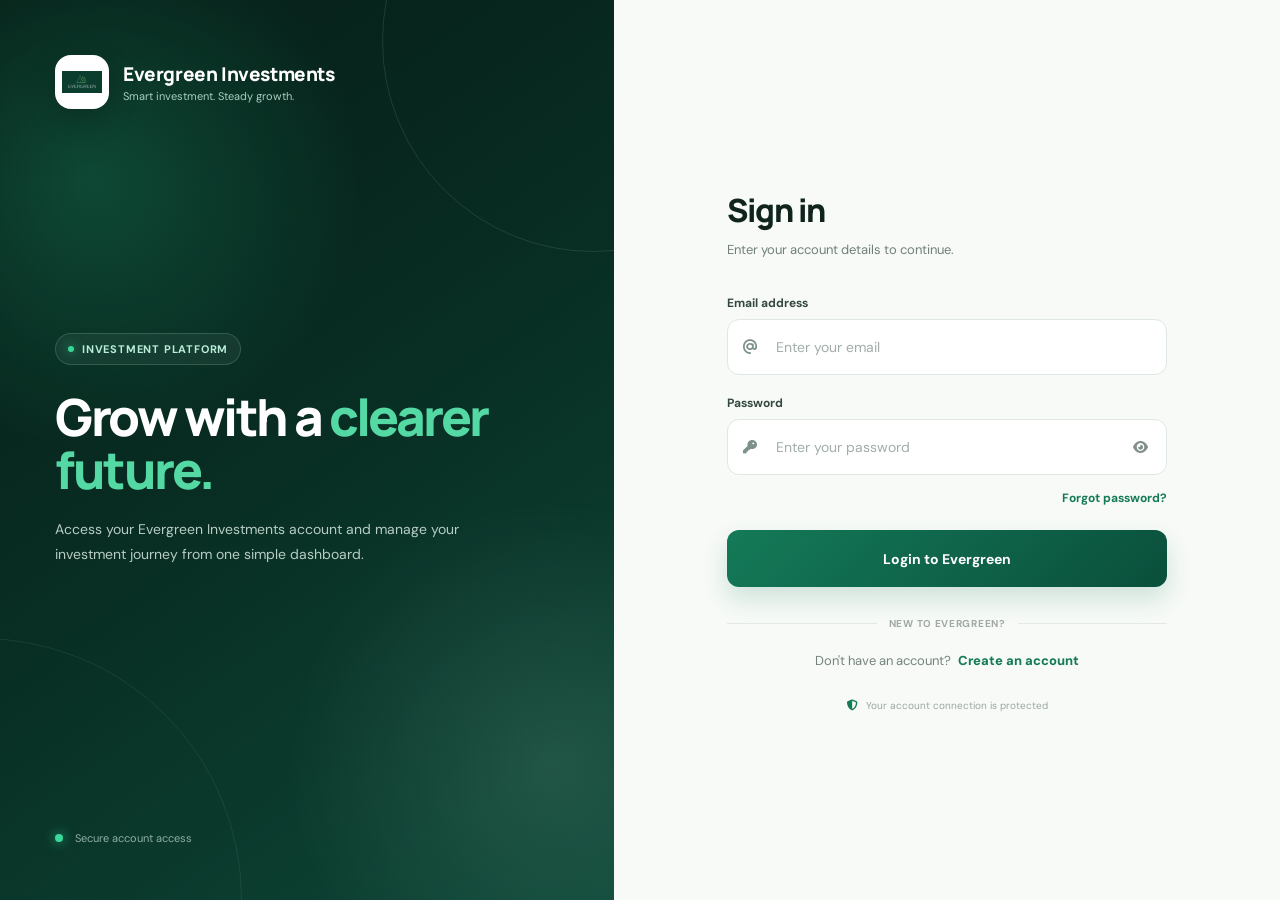
<file: investment.html>
<!DOCTYPE html>
<html lang="en">

<head>

<meta charset="UTF-8">

<meta name="viewport"
content="width=device-width, initial-scale=1.0">

<meta name="theme-color" content="#071b14">

<title>Evergreen Investments | Products</title>

<link rel="preconnect" href="https://fonts.googleapis.com">

<link rel="preconnect" href="https://fonts.gstatic.com" crossorigin>

<link href="https://fonts.googleapis.com/css2?family=DM+Sans:wght@400;500;600;700&family=Manrope:wght@500;600;700;800&display=swap"
rel="stylesheet">

<link rel="stylesheet"
href="https://cdnjs.cloudflare.com/ajax/libs/font-awesome/6.6.0/css/all.min.css">
<link rel="stylesheet" href="popup.css">

<style>

/* =========================================================
   EVERGREEN INVESTMENTS
   PRODUCT / INVESTMENT PAGE
========================================================= */

:root{

    --forest:#071b14;

    --forest-2:#0b2a1f;

    --evergreen:#117653;

    --green:#20a873;

    --mint:#dff5eb;

    --soft:#f4f8f6;

    --white:#ffffff;

    --text:#10231c;

    --muted:#718079;

    --border:#dfe9e4;

    --gold:#d4a84f;

}


/* =========================
   RESET
========================= */

*{

    margin:0;

    padding:0;

    box-sizing:border-box;

}

html{

    scroll-behavior:smooth;

}

body{

    font-family:"DM Sans",sans-serif;

    background:#f4f8f6;

    color:var(--text);

    padding-bottom:90px;

}

button,
a{

    -webkit-tap-highlight-color:transparent;

}

button{

    font-family:inherit;

}


/* =========================
   TOP HEADER
========================= */

.top-header{

    background:var(--forest);

    color:white;

    padding:

    18px

    18px

    28px;

    position:relative;

    overflow:hidden;

}


.top-header::before{

    content:"";

    position:absolute;

    width:260px;

    height:260px;

    border-radius:50%;

    background:rgba(32,168,115,.15);

    right:-100px;

    top:-150px;

}


.top-header::after{

    content:"";

    position:absolute;

    width:180px;

    height:180px;

    border-radius:50%;

    border:1px solid rgba(255,255,255,.08);

    left:-80px;

    bottom:-120px;

}


.header-inner{

    max-width:700px;

    margin:auto;

    position:relative;

    z-index:2;

}


.header-row{

    display:flex;

    justify-content:space-between;

    align-items:center;

}


.brand{

    display:flex;

    align-items:center;

    gap:10px;

}


.brand-mark{

    width:38px;

    height:38px;

    border-radius:12px;

    background:linear-gradient(

        145deg,

        #31c98a,

        #0e6548

    );

    display:flex;

    align-items:center;

    justify-content:center;

    box-shadow:

    0 8px 22px rgba(0,0,0,.22);

}


.brand-mark i{

    font-size:17px;

    color:white;

}


.brand-name{

    font-family:"Manrope",sans-serif;

    font-weight:800;

    font-size:15px;

}


.header-label{

    font-size:10px;

    letter-spacing:1.4px;

    text-transform:uppercase;

    color:#9dc4b5;

    margin-top:28px;

}


.header-title{

    font-family:"Manrope",sans-serif;

    font-size:31px;

    line-height:1.08;

    margin-top:5px;

    font-weight:800;

}


.header-description{

    font-size:13px;

    color:#aac5bb;

    line-height:1.6;

    max-width:480px;

    margin-top:10px;

}


/* =========================
   PAGE
========================= */

.page{

    max-width:700px;

    margin:auto;

    padding:22px 15px 30px;

}


/* =========================
   NOTICE
========================= */

.notice{

    background:white;

    border:1px solid var(--border);

    border-radius:18px;

    padding:15px;

    display:flex;

    align-items:flex-start;

    gap:12px;

    margin-bottom:22px;

    box-shadow:

    0 8px 28px rgba(8,61,46,.05);

}


.notice-icon{

    width:38px;

    height:38px;

    min-width:38px;

    border-radius:12px;

    background:var(--mint);

    color:var(--evergreen);

    display:flex;

    align-items:center;

    justify-content:center;

}


.notice strong{

    display:block;

    font-size:13px;

    margin-bottom:3px;

}


.notice span{

    display:block;

    font-size:11px;

    line-height:1.5;

    color:var(--muted);

}


/* =========================
   SECTION HEADING
========================= */

.section-heading{

    display:flex;

    justify-content:space-between;

    align-items:end;

    margin:0 2px 14px;

}


.section-heading h2{

    font-family:"Manrope",sans-serif;

    font-size:20px;

    font-weight:800;

}


.section-heading p{

    color:var(--muted);

    font-size:10px;

}


/* =========================
   PRODUCT LIST
========================= */

.products{

    display:flex;

    flex-direction:column;

    gap:18px;

}


/* =========================
   PRODUCT CARD
========================= */

.product-card{

    background:white;

    border:1px solid var(--border);

    border-radius:25px;

    overflow:hidden;

    box-shadow:

    0 12px 35px rgba(8,61,46,.07);

    transition:

    transform .25s ease,

    box-shadow .25s ease;

}


.product-card:active{

    transform:scale(.99);

}


/* =========================
   IMAGE
========================= */

.product-image{

    height:220px;

    position:relative;

    overflow:hidden;

    background:#17382c;

}


.product-image img{

    width:100%;

    height:100%;

    object-fit:cover;

    display:block;

    transition:transform .5s ease;

}


.product-card:hover .product-image img{

    transform:scale(1.04);

}


.product-image::after{

    content:"";

    position:absolute;

    inset:0;

    background:

    linear-gradient(

        to top,

        rgba(3,24,17,.76),

        rgba(3,24,17,.08) 65%,

        transparent

    );

}


.product-number{

    position:absolute;

    z-index:2;

    left:15px;

    top:15px;

    width:36px;

    height:36px;

    border-radius:12px;

    display:flex;

    align-items:center;

    justify-content:center;

    background:rgba(255,255,255,.15);

    border:1px solid rgba(255,255,255,.28);

    backdrop-filter:blur(10px);

    color:white;

    font-size:11px;

    font-weight:800;

}


.product-tag{

    position:absolute;

    z-index:2;

    right:15px;

    top:15px;

    padding:7px 10px;

    border-radius:20px;

    background:rgba(7,27,20,.72);

    color:white;

    border:1px solid rgba(255,255,255,.17);

    backdrop-filter:blur(10px);

    font-size:9px;

    font-weight:700;

    text-transform:uppercase;

    letter-spacing:.7px;

}


.image-title{

    position:absolute;

    z-index:2;

    left:18px;

    bottom:17px;

    color:white;

}


.image-title span{

    display:block;

    font-size:9px;

    color:#bce7d6;

    text-transform:uppercase;

    letter-spacing:1.2px;

    margin-bottom:4px;

}


.image-title h3{

    font-family:"Manrope",sans-serif;

    font-size:27px;

    line-height:1;

    font-weight:800;

}


/* =========================
   CARD CONTENT
========================= */

.product-content{

    padding:18px;

}


.product-intro{

    font-size:12px;

    color:var(--muted);

    line-height:1.6;

    margin-bottom:16px;

}


/* =========================
   AMOUNT
========================= */

.amount-box{

    padding:16px;

    border-radius:17px;

    background:

    linear-gradient(

        135deg,

        #f1faf6,

        #e5f4ed

    );

    border:1px solid #d4ebe0;

    margin-bottom:14px;

}


.amount-label{

    font-size:9px;

    color:#668176;

    text-transform:uppercase;

    letter-spacing:1px;

    font-weight:700;

}


.amount-value{

    margin-top:4px;

    font-family:"Manrope",sans-serif;

    font-size:26px;

    font-weight:800;

    color:var(--forest);

}


.amount-caption{

    font-size:10px;

    color:#718079;

    margin-top:2px;

}


/* =========================
   STATS
========================= */

.stats{

    display:grid;

    grid-template-columns:

    repeat(3,1fr);

    border-top:1px solid var(--border);

    border-bottom:1px solid var(--border);

    margin-bottom:16px;

}


.stat{

    padding:14px 8px;

    text-align:center;

}


.stat:not(:last-child){

    border-right:1px solid var(--border);

}


.stat-label{

    display:block;

    color:var(--muted);

    font-size:9px;

    margin-bottom:5px;

}


.stat-value{

    display:block;

    color:var(--text);

    font-size:12px;

    font-weight:800;

}


.stat-value.green{

    color:var(--evergreen);

}


/* =========================
   RETURN AREA
========================= */

.return-row{

    display:flex;

    justify-content:space-between;

    align-items:center;

    padding:13px 0;

}


.return-label{

    color:var(--muted);

    font-size:11px;

}


.return-value{

    font-family:"Manrope",sans-serif;

    font-size:17px;

    font-weight:800;

    color:var(--evergreen);

}


/* =========================
   INVEST BUTTON
========================= */

.invest-btn{

    width:100%;

    border:none;

    border-radius:14px;

    padding:14px 16px;

    background:var(--forest);

    color:white;

    font-size:12px;

    font-weight:800;

    display:flex;

    align-items:center;

    justify-content:center;

    gap:9px;

    cursor:pointer;

    transition:.25s;

}


.invest-btn i{

    font-size:11px;

}


.invest-btn:hover{

    background:var(--evergreen);

    transform:translateY(-1px);

}


.invest-btn:active{

    transform:scale(.98);

}


/* =========================
   PLAN COLORS
========================= */

.product-card[data-plan="seed"]
.amount-value{

    color:#117653;

}


.product-card[data-plan="growth"]
.amount-value{

    color:#16855f;

}


.product-card[data-plan="plus"]
.amount-value{

    color:#126c50;

}


.product-card[data-plan="premium"]
.amount-value{

    color:#9b7625;

}


.product-card[data-plan="elite"]
.amount-value{

    color:#765b19;

}


/* =========================
   BOTTOM NAV
========================= */

.bottom-nav{

    position:fixed;

    left:0;

    right:0;

    bottom:0;

    z-index:1000;

    height:72px;

    background:

    rgba(255,255,255,.96);

    backdrop-filter:blur(18px);

    border-top:1px solid var(--border);

    display:flex;

    justify-content:center;

}


.nav-inner{

    width:100%;

    max-width:700px;

    display:grid;

    grid-template-columns:

    repeat(4,1fr);

}


.nav-item{

    text-decoration:none;

    color:#87938e;

    display:flex;

    flex-direction:column;

    align-items:center;

    justify-content:center;

    gap:5px;

    font-size:9px;

    font-weight:600;

}


.nav-item i{

    font-size:17px;

}


.nav-item.active{

    color:var(--evergreen);

}


.nav-item.active i{

    transform:translateY(-1px);

}


/* =========================
   SMALL FOOTNOTE
========================= */

.page-note{

    text-align:center;

    margin-top:25px;

    color:#8b9892;

    font-size:9px;

    line-height:1.6;

    padding:0 20px;

}


/* =========================
   MOBILE
========================= */

@media(max-width:500px){

    .top-header{

        padding:

        16px

        16px

        25px;

    }


    .header-title{

        font-size:28px;

    }


    .header-description{

        font-size:12px;

    }


    .product-image{

        height:205px;

    }


    .product-content{

        padding:16px;

    }


    .amount-value{

        font-size:24px;

    }

}


/* =========================
   LARGER SCREEN
========================= */

@media(min-width:701px){

    body{

        padding-bottom:30px;

    }


    .bottom-nav{

        position:static;

        background:transparent;

        border:0;

        height:auto;

        margin-top:5px;

        padding-bottom:25px;

    }


    .nav-inner{

        background:white;

        border:1px solid var(--border);

        border-radius:18px;

        overflow:hidden;

        box-shadow:

        0 8px 25px rgba(8,61,46,.06);

    }


    .nav-item{

        padding:14px;

    }

}


/* =========================
   ACCESSIBILITY
========================= */

button:focus-visible,
a:focus-visible{

    outline:3px solid rgba(32,168,115,.28);

    outline-offset:3px;

}

</style>

</head>


<body>


<!-- =====================================================
     HEADER
===================================================== -->

<header class="top-header">

    <div class="header-inner">

        <div class="header-row">

            <div class="brand">

                <div class="brand-mark">

                    <i class="fa-solid fa-leaf"></i>

                </div>

                <div class="brand-name">
                    Evergreen Investments
                </div>

            </div>

        </div>


        <div class="header-label">
            Investment Products
        </div>


        <h1 class="header-title">
            Choose your path.
        </h1>


        <p class="header-description">
            Explore the available Evergreen investment plans
            and select the option that matches your intended
            investment amount and duration.
        </p>

    </div>

</header>



<!-- =====================================================
     MAIN
===================================================== -->

<main class="page">


    <!-- NOTICE -->

    <div class="notice">

        <div class="notice-icon">

            <i class="fa-solid fa-layer-group"></i>

        </div>

        <div>

            <strong>
                Five investment options
            </strong>

            <span>
                Each plan has its own starting amount,
                daily return figure and duration.
            </span>

        </div>

    </div>



    <!-- SECTION HEADING -->

    <div class="section-heading">

        <h2>
            Available plans
        </h2>

        <p>
            5 options
        </p>

    </div>



    <!-- =================================================
         PRODUCTS
    ================================================== -->

    <section class="products">



        <!-- =============================================
             SEED
        ============================================== -->

        <article
            class="product-card"
            data-plan="seed"
        >

            <div class="product-image">

                <img
                    src="https://images.unsplash.com/photo-1497366811353-6870744d04b2?auto=format&fit=crop&w=1200&q=85"
                    alt="Modern business workspace"
                >

                <div class="product-number">
                    01
                </div>

                <div class="product-tag">
                    Entry
                </div>

                <div class="image-title">

                    <span>
                        Start small
                    </span>

                    <h3>
                        Seed
                    </h3>

                </div>

            </div>


            <div class="product-content">

                <p class="product-intro">
                    A starting-level plan designed for
                    users beginning their investment journey.
                </p>


                <div class="amount-box">

                    <div class="amount-label">
                        Starting amount
                    </div>

                    <div class="amount-value">
                        ₦5,000
                    </div>

                    <div class="amount-caption">
                        Minimum investment amount
                    </div>

                </div>


                <div class="stats">

                    <div class="stat">

                        <span class="stat-label">
                            Daily return
                        </span>

                        <span class="stat-value green">
                            ₦950
                        </span>

                    </div>


                    <div class="stat">

                        <span class="stat-label">
                            Duration
                        </span>

                        <span class="stat-value">
                            10 days
                        </span>

                    </div>


                    <div class="stat">

                        <span class="stat-label">
                            Total returns
                        </span>

                        <span class="stat-value">
                            ₦9,500
                        </span>

                    </div>

                </div>


                <div class="return-row">

                    <span class="return-label">
                        Daily return figure
                    </span>

                    <span class="return-value">
                        ₦950
                    </span>

                </div>


                <button
                    type="button"
                    class="invest-btn"
                    data-plan="Seed"
                    data-amount="5000"
                    data-daily-profit="950"
                    data-total-return="9500"
                    data-duration="10"
                >

                    Continue with Seed

                    <i class="fa-solid fa-arrow-right"></i>

                </button>

            </div>

        </article>



        <!-- =============================================
             GROWTH
        ============================================== -->

        <article
            class="product-card"
            data-plan="growth"
        >

            <div class="product-image">

                <img
                    src="https://images.unsplash.com/photo-1556761175-b413da4baf72?auto=format&fit=crop&w=1200&q=85"
                    alt="Business growth meeting"
                >

                <div class="product-number">
                    02
                </div>

                <div class="product-tag">
                    Growth
                </div>

                <div class="image-title">

                    <span>
                        Build momentum
                    </span>

                    <h3>
                        Growth
                    </h3>

                </div>

            </div>


            <div class="product-content">

                <p class="product-intro">
                    A higher-entry option for users looking
                    for a larger starting position.
                </p>


                <div class="amount-box">

                    <div class="amount-label">
                        Starting amount
                    </div>

                    <div class="amount-value">
                        ₦7,000
                    </div>

                    <div class="amount-caption">
                        Minimum investment amount
                    </div>

                </div>


                <div class="stats">

                    <div class="stat">

                        <span class="stat-label">
                            Daily return
                        </span>

                        <span class="stat-value green">
                            ₦1,400
                        </span>
                                              <span class="stat-value">
                            10 days
                        </span>

                    </div>


                    <div class="stat">

                        <span class="stat-label">
                            Total returns
                        </span>

                        <span class="stat-value">
                            ₦14,000
                        </span>

                    </div>

                </div>


                <div class="return-row">

                    <span class="return-label">
                        Daily return figure
                    </span>

                    <span class="return-value">
                        ₦1,400
                    </span>

                </div>


                <button
                    type="button"
                    class="invest-btn"
                    data-plan="Growth"
                    data-amount="7000"
                    data-daily-profit="1400"
                    data-total-return="14000"
                    data-duration="10"
                >

                    Continue with Growth

                    <i class="fa-solid fa-arrow-right"></i>

                </button>

            </div>

        </article>



        <!-- =============================================
             PLUS
        ============================================== -->

        <article
            class="product-card"
            data-plan="plus"
        >

            <div class="product-image">

                <img
                    src="https://images.unsplash.com/photo-1551836022-d5d88e9218df?auto=format&fit=crop&w=1200&q=85"
                    alt="Financial planning workspace"
                >

                <div class="product-number">
                    03
                </div>

                <div class="product-tag">
                    Plus
                </div>

                <div class="image-title">

                    <span>
                        Expand your position
                    </span>

                    <h3>
                        Plus
                    </h3>

                </div>

            </div>


            <div class="product-content">

                <p class="product-intro">
                    A mid-level plan offering a larger
                    starting amount and extended duration.
                </p>


                <div class="amount-box">

                    <div class="amount-label">
                        Starting amount
                    </div>

                    <div class="amount-value">
                        ₦15,000
                    </div>

                    <div class="amount-caption">
                        Minimum investment amount
                    </div>

                </div>


                <div class="stats">

                    <div class="stat">

                        <span class="stat-label">
                            Daily return
                        </span>

                        <span class="stat-value green">
                            ₦2,000
                        </span>

                    </div>


                    <div class="stat">

                        <span class="stat-label">
                            Duration
                        </span>

                        <span class="stat-value">
                            13 days
                        </span>

                    </div>


                    <div class="stat">

                        <span class="stat-label">
                            Total returns
                        </span>

                        <span class="stat-value">
                            ₦26,000
                        </span>

                    </div>

                </div>


                <div class="return-row">

                    <span class="return-label">
                        Daily return figure
                    </span>

                    <span class="return-value">
                        ₦2,000
                    </span>

                </div>


                <button
                    type="button"
                    class="invest-btn"
                    data-plan="Plus"
                    data-amount="15000"
                    data-daily-profit="2000"
                    data-total-return="26000"
                    data-duration="13"
                >

                    Continue with Plus

                    <i class="fa-solid fa-arrow-right"></i>

                </button>

            </div>

        </article>



        <!-- =============================================
             PREMIUM
        ============================================== -->

        <article
            class="product-card"
            data-plan="premium"
        >

            <div class="product-image">

                <img
                    src="https://images.unsplash.com/photo-1497366754035-f200968a6e72?auto=format&fit=crop&w=1200&q=85"
                    alt="Premium professional office"
                >

                <div class="product-number">
                    04
                </div>

                <div class="product-tag">
                    Premium
                </div>

                <div class="image-title">

                    <span>
                        Larger allocation
                    </span>

                    <h3>
                        Premium
                    </h3>

                </div>

            </div>


            <div class="product-content">

                <p class="product-intro">
                    A larger allocation plan for users
                    selecting a higher investment amount.
                </p>


                <div class="amount-box">

                    <div class="amount-label">
                        Starting amount
                    </div>

                    <div class="amount-value">
                        ₦45,000
                    </div>

                    <div class="amount-caption">
                        Minimum investment amount
                    </div>

                </div>


                <div class="stats">

                    <div class="stat">

                        <span class="stat-label">
                            Daily return
                        </span>

                        <span class="stat-value green">
                            ₦4,000
                        </span>

                    </div>


                    <div class="stat">

                        <span class="stat-label">
                            Duration
                        </span>

                        <span class="stat-value">
                            16 days
                        </span>

                    </div>


                    <div class="stat">

                        <span class="stat-label">
                            Total returns
                        </span>

                        <span class="stat-value">
                            ₦64,000
                        </span>

                    </div>

                </div>


                <div class="return-row">

                    <span class="return-label">
                        Daily return figure
                    </span>

                    <span class="return-value">
                        ₦4,000
                    </span>

                </div>


                <button
                    type="button"
                    class="invest-btn"
                    data-plan="Premium"
                    data-amount="45000"
                    data-daily-profit="4000"
                    data-total-return="64000"
                    data-duration="16"
                >

                    Continue with Premium

                    <i class="fa-solid fa-arrow-right"></i>

                </button>

            </div>

        </article>



        <!-- =============================================
             ELITE
        ============================================== -->

        <article
            class="product-card"
            data-plan="elite"
        >

            <div class="product-image">

                <img
                    src="https://images.unsplash.com/photo-1559526324-593bc073d938?auto=format&fit=crop&w=1200&q=85"
                    alt="Professional financial planning"
                >

                <div class="product-number">
                    05
                </div>

                <div class="product-tag">
                    Elite
                </div>

                <div class="image-title">

                    <span>
                        Highest allocation
                    </span>

                    <h3>
                        Elite
                    </h3>

                </div>

            </div>


            <div class="product-content">

                <p class="product-intro">
                    The highest allocation option currently
                    available within the Evergreen product list.
                </p>


                <div class="amount-box">

                    <div class="amount-label">
                        Starting amount
                    </div>

                    <div class="amount-value">
                        ₦95,000
                    </div>

                    <div class="amount-caption">
                        Minimum investment amount
                    </div>

                </div>


                <div class="stats">

                    <div class="stat">

                        <span class="stat-label">
                            Daily return
                        </span>

                        <span class="stat-value green">
                            ₦7,000
                        </span>

                    </div>


                    <div class="stat">

                        <span class="stat-label">
                            Duration
                        </span>

                        <span class="stat-value">
                            20 days
                        </span>

                    </div>


                    <div class="stat">

                        <span class="stat-label">
                            Total returns
                        </span>

                        <span class="stat-value">
                            ₦140,000
                        </span>

                    </div>

                </div>


                <div class="return-row">

                    <span class="return-label">
                        Daily return figure
                    </span>

                    <span class="return-value">
                        ₦7,000
                    </span>

                </div>


                <button
                    type="button"
                    class="invest-btn"
                    data-plan="Elite"
                    data-amount="95000"
                    data-daily-profit="7000"
                    data-total-return="140000"
                    data-duration="20"
                >

                    Continue with Elite

                    <i class="fa-solid fa-arrow-right"></i>

                </button>

            </div>

        </article>


    </section>



    <!-- =================================================
         PAGE NOTE
    ================================================== -->

    <p class="page-note">

        Investment values shown above are the current product 
        for Evergreen Investments.
   

    </p>


</main>



<!-- =====================================================
     BOTTOM NAVIGATION
===================================================== -->

<nav class="bottom-nav">

    <div class="nav-inner">


        <a
            href="home.html"
            class="nav-item"
        >

            <i class="fa-solid fa-house"></i>

            <span>
                Home
            </span>

        </a>


        <a
            href="investment.html"
            class="nav-item active"
        >

            <i class="fa-solid fa-chart-pie"></i>

            <span>
                Product
            </span>

        </a>


        <a
            href="invite.html"
            class="nav-item"
        >

            <i class="fa-solid fa-users"></i>

            <span>
                Team
            </span>

        </a>


        <a
            href="dashboard.html"
            class="nav-item"
        >

            <i class="fa-solid fa-user"></i>

            <span>
                Mine
            </span>

        </a>


    </div>

</nav>



<!-- =====================================================
     EXISTING INVESTMENT SCRIPT
===================================================== -->
<!-- POPUP SYSTEM -->
<script src="popup.js"></script>

<!-- INVESTMENT SCRIPT -->
<script src="investment.js"></script>

</body>
</html>
</file>
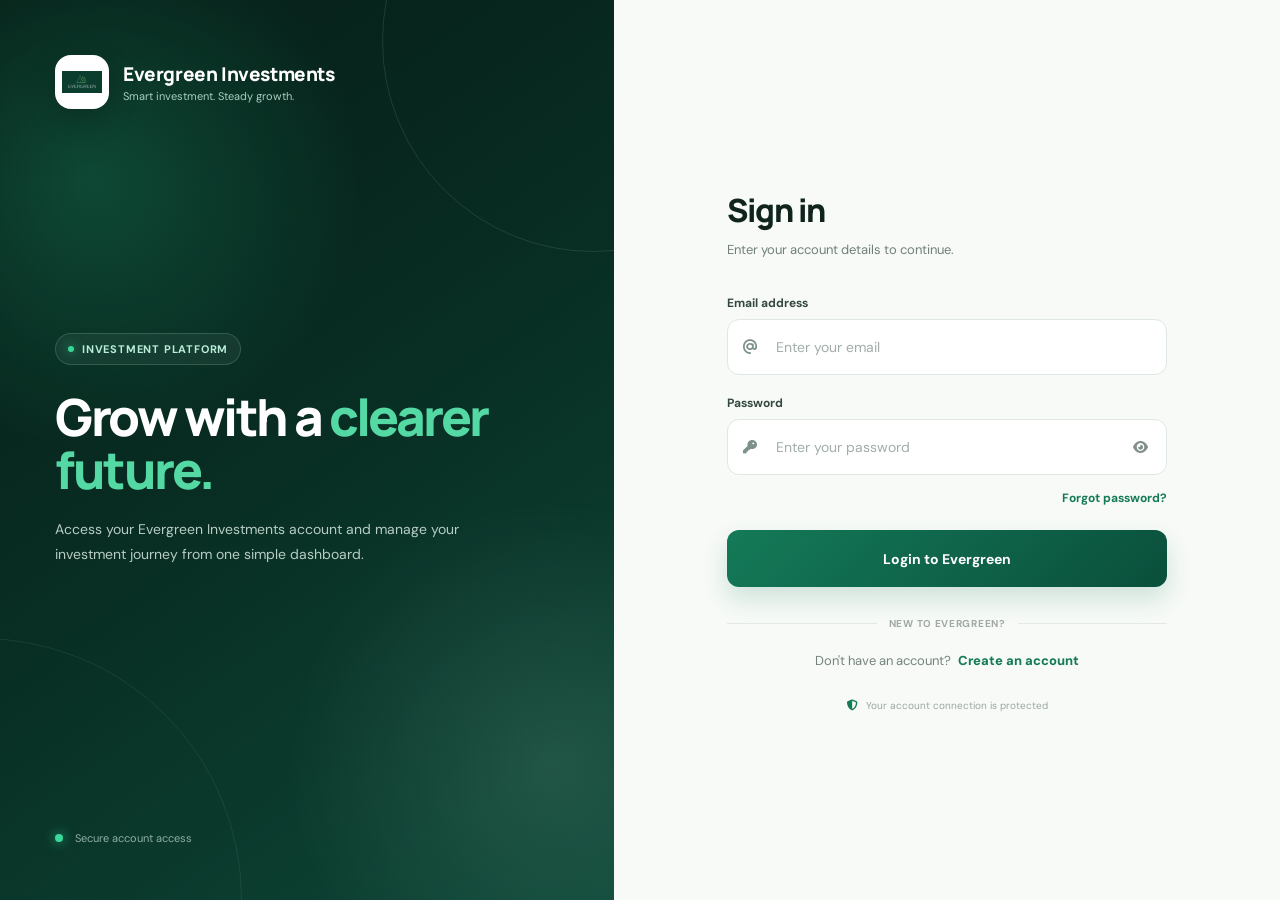
<file: invite.html>
<!DOCTYPE html>
<html lang="en">

<head>

<meta charset="UTF-8">

<meta name="viewport"
content="width=device-width, initial-scale=1.0">

<meta name="theme-color" content="#071b12">

<title>My Team | Evergreen Investments</title>

<link
rel="stylesheet"
href="invite.css">

<link
href="https://fonts.googleapis.com/css2?family=DM+Sans:wght@400;500;600;700&family=Manrope:wght@500;600;700;800&display=swap"
rel="stylesheet">

<link
rel="stylesheet"
href="https://cdnjs.cloudflare.com/ajax/libs/font-awesome/6.6.0/css/all.min.css">

</head>

<body>

<div class="app-shell">

<!-- =========================================
     TOP BAR
========================================= -->

<header class="topbar">

<a href="home.html" class="back-button">

<i class="fa-solid fa-arrow-left"></i>

</a>

<div class="brand-mark">

<div class="brand-symbol">
<span></span>
<span></span>
<span></span>
</div>

<div>
<strong>EVERGREEN</strong>
<small>INVESTMENTS</small>
</div>

</div>

<a href="dashboard.html" class="profile-button">

<i class="fa-solid fa-user"></i>

</a>

</header>


<!-- =========================================
     MAIN
========================================= -->

<main class="main-content">


<!-- =========================================
     INTRO
========================================= -->

<section class="intro">

<div class="intro-label">

<span class="pulse"></span>

REFERRAL NETWORK

</div>

<h1>
Build your
<span>Evergreen</span>
network.
</h1>

<p>
Invite people, grow your team and receive referral rewards when eligible investments are made.
</p>

</section>


<!-- =========================================
     EARNINGS HERO
========================================= -->

<section class="earnings-hero">

<div class="hero-pattern"></div>

<div class="hero-top">

<div>

<span class="hero-caption">
TOTAL REFERRAL EARNINGS
</span>

<div class="hero-amount"
id="referralEarnings">

₦0

</div>

</div>

<div class="hero-icon">

<i class="fa-solid fa-arrow-trend-up"></i>

</div>

</div>


<div class="hero-bottom">

<div class="mini-stat">

<span>Team Members</span>

<strong id="totalReferrals">
0
</strong>

</div>

<div class="hero-divider"></div>

<div class="mini-stat">

<span>Status</span>

<strong class="active-status">
Active
</strong>

</div>

</div>

</section>


<!-- =========================================
     PERSONAL INVITATION
========================================= -->

<section class="invite-section">

<div class="section-top">

<div>

<span class="eyebrow">
YOUR INVITATION
</span>

<h2>
Personal referral link
</h2>

</div>

<div class="section-number">
01
</div>

</div>


<div class="invitation-card">

<div class="invitation-copy">

<div class="link-badge">

<i class="fa-solid fa-link"></i>

</div>

<div>

<span>
YOUR UNIQUE LINK
</span>

<p>
Share this link with someone you want to invite.
</p>

</div>

</div>


<div class="link-field">

<input
type="text"
id="referralLink"
readonly
>

<button
type="button"
onclick="copyReferralLink()"
aria-label="Copy referral link"
>

<i class="fa-solid fa-copy"></i>

</button>

</div>


<button
type="button"
class="whatsapp-button"
id="shareWhatsapp"
>

<span class="whatsapp-icon">

<i class="fa-brands fa-whatsapp"></i>

</span>

<span>
Share invitation
</span>

<i class="fa-solid fa-arrow-right"></i>

</button>

</div>

</section>


<!-- =========================================
     HOW IT WORKS
========================================= -->

<section class="process-section">

<div class="section-top">

<div>

<span class="eyebrow">
THE PROCESS
</span>

<h2>
How your network grows
</h2>

</div>

<div class="section-number">
02
</div>

</div>


<div class="process-list">


<div class="process-item">

<div class="process-marker">
01
</div>

<div class="process-line"></div>

<div class="process-content">

<h3>
Share your link
</h3>

<p>
Send your personal Evergreen invitation to people you know.
</p>

</div>

</div>


<div class="process-item">

<div class="process-marker">
02
</div>

<div class="process-line"></div>

<div class="process-content">

<h3>
They register
</h3>

<p>
The person creates an Evergreen account through your referral link.
</p>

</div>

</div>


<div class="process-item">

<div class="process-marker">
03
</div>

<div class="process-line"></div>

<div class="process-content">

<h3>
They invest
</h3>

<p>
A qualifying investment activates the applicable referral reward.
</p>

</div>

</div>


<div class="process-item last">

<div class="process-marker">
04
</div>

<div class="process-content">

<h3>
Reward credited
</h3>

<p>
The applicable referral reward is credited according to the referral rules.
</p>

</div>

</div>

</div>

</section>


<!-- =========================================
     REWARD SECTION
========================================= -->

<section class="reward-section">

<div class="section-top">

<div>

<span class="eyebrow">
REWARD GUIDE
</span>

<h2>
Earn by plan
</h2>

</div>

<div class="section-number">
03
</div>

</div>


<div class="reward-grid">


<!-- SEED -->

<div class="reward-card">

<div class="reward-card-top">

<div class="plan-symbol">
S
</div>

<span>
SEED
</span>

</div>

<div class="reward-main">

<strong>
₦900
</strong>

<span>
referral reward
</span>

</div>

<div class="reward-meta">

<span>Investment</span>

<strong>
₦5,000
</strong>

</div>

</div>


<!-- GROWTH -->

<div class="reward-card featured">

<div class="featured-label">
POPULAR
</div>

<div class="reward-card-top">

<div class="plan-symbol">
G
</div>

<span>
GROWTH
</span>

</div>

<div class="reward-main">

<strong>
₦1,500
</strong>

<span>
referral reward
</span>

</div>

<div class="reward-meta">

<span>Investment</span>

<strong>
₦7,000
</strong>

</div>

</div>


<!-- PLUS -->

<div class="reward-card">

<div class="reward-card-top">

<div class="plan-symbol">
P
</div>

<span>
PLUS
</span>

</div>

<div class="reward-main">

<strong>
₦3,000
</strong>

<span>
referral reward
</span>

</div>

<div class="reward-meta">

<span>Investment</span>

<strong>
₦15,000
</strong>

</div>

</div>


<!-- PREMIUM -->

<div class="reward-card">

<div class="reward-card-top">

<div class="plan-symbol">
P
</div>

<span>
PREMIUM
</span>

</div>

<div class="reward-main">

<strong>
₦6,000
</strong>

<span>
referral reward
</span>

</div>

<div class="reward-meta">

<span>Investment</span>

<strong>
₦45,000
</strong>

</div>

</div>


<!-- ELITE -->

<div class="reward-card elite-card">

<div class="reward-card-top">

<div class="plan-symbol">
E
</div>

<span>
ELITE
</span>

</div>

<div class="reward-main">

<strong>
₦14,000
</strong>

<span>
referral reward
</span>

</div>

<div class="reward-meta">

<span>Investment</span>

<strong>
₦95,000
</strong>

</div>

</div>


</div>

</section>


<!-- =========================================
     INFORMATION CARD
========================================= -->

<section class="info-card">

<div class="info-icon">

<i class="fa-solid fa-shield-halved"></i>

</div>

<div>

<span>
REFERRAL INFORMATION
</span>

<p>
Rewards are credited according to the applicable investment plan and referral rules. Referral rewards are not generated simply by sharing a link.
</p>

</div>

</section>


<!-- =========================================
     FOOTER
========================================= -->

<footer>

<div class="footer-logo">

<div class="brand-symbol small">
<span></span>
<span></span>
<span></span>
</div>

<strong>
EVERGREEN
</strong>

</div>

<p>
© 2026 Evergreen Investments
</p>

</footer>

</main>


<!-- =========================================
     BOTTOM NAVIGATION
========================================= -->

<nav class="bottom-navigation">

<a href="home.html">

<i class="fa-solid fa-house"></i>

<span>Home</span>

</a>


<a href="investment.html">

<i class="fa-solid fa-layer-group"></i>

<span>Product</span>

</a>


<a href="invite.html" class="active">

<i class="fa-solid fa-users"></i>

<span>Team</span>

</a>


<a href="dashboard.html">

<i class="fa-solid fa-user"></i>

<span>Mine</span>

</a>

</nav>


<script>

// =========================
// LOAD USER
// =========================

const user =
JSON.parse(
localStorage.getItem("user")
);


if (!user || !user._id) {

window.location.href =
"login.html";

}


// =========================
// REFERRAL LINK
// =========================

document.getElementById(
"referralLink"
).value =

window.location.origin +

"/register.html?ref=" +

(user.referralCode || "");


// =========================
// COPY REFERRAL LINK
// =========================

function copyReferralLink() {

const input =
document.getElementById(
"referralLink"
);

input.select();

input.setSelectionRange(
0,
99999
);

if (
navigator.clipboard &&
navigator.clipboard.writeText
) {

navigator.clipboard
.writeText(input.value)
.then(() => {

showCopyMessage();

});

} else {

document.execCommand("copy");

showCopyMessage();

}

}


// =========================
// COPY FEEDBACK
// =========================

function showCopyMessage() {

const button =
document.querySelector(
".link-field button"
);

const original =
button.innerHTML;

button.innerHTML =
'<i class="fa-solid fa-check"></i>';

button.classList.add(
"copied"
);

setTimeout(() => {

button.innerHTML =
original;

button.classList.remove(
"copied"
);

}, 1600);

}


// =========================
// WHATSAPP SHARE
// =========================

document.getElementById(
"shareWhatsapp"
).onclick = function() {

const link =
document.getElementById(
"referralLink"
).value;

const message =

"Join Evergreen Investments using my referral link:\n\n" +
link;

const whatsappURL =

"https://wa.me/?text=" +
encodeURIComponent(message);

window.open(
whatsappURL,
"_blank"
);

};


// =========================
// LOAD REFERRAL STATS
// =========================

async function loadReferralStats() {

try {

const response =
await fetch(

`https://young-invest-backend.onrender.com/api/referral/${user._id}`

);

if (!response.ok) {

        throw new Error(
            "Unable to load referral statistics."
        );

    }

    const data =
        await response.json();

    // =========================
    // UPDATE TEAM MEMBERS
    // =========================

    document.getElementById(
        "totalReferrals"
    ).textContent =
        Number(
            data.totalReferrals || 0
        ).toLocaleString();


    // =========================
    // UPDATE REFERRAL EARNINGS
    // =========================

    document.getElementById(
        "referralEarnings"
    ).textContent =
        "₦" +
        Number(
            data.referralEarnings || 0
        ).toLocaleString();


} catch (error) {

    console.error(
        "Referral Stats Error:",
        error
    );

    document.getElementById(
        "totalReferrals"
    ).textContent = "0";

    document.getElementById(
        "referralEarnings"
    ).textContent = "₦0";

}

}


// =========================
// START REFERRAL STATS
// =========================

loadReferralStats();

</script>

</div>

</body>

</html>
</file>
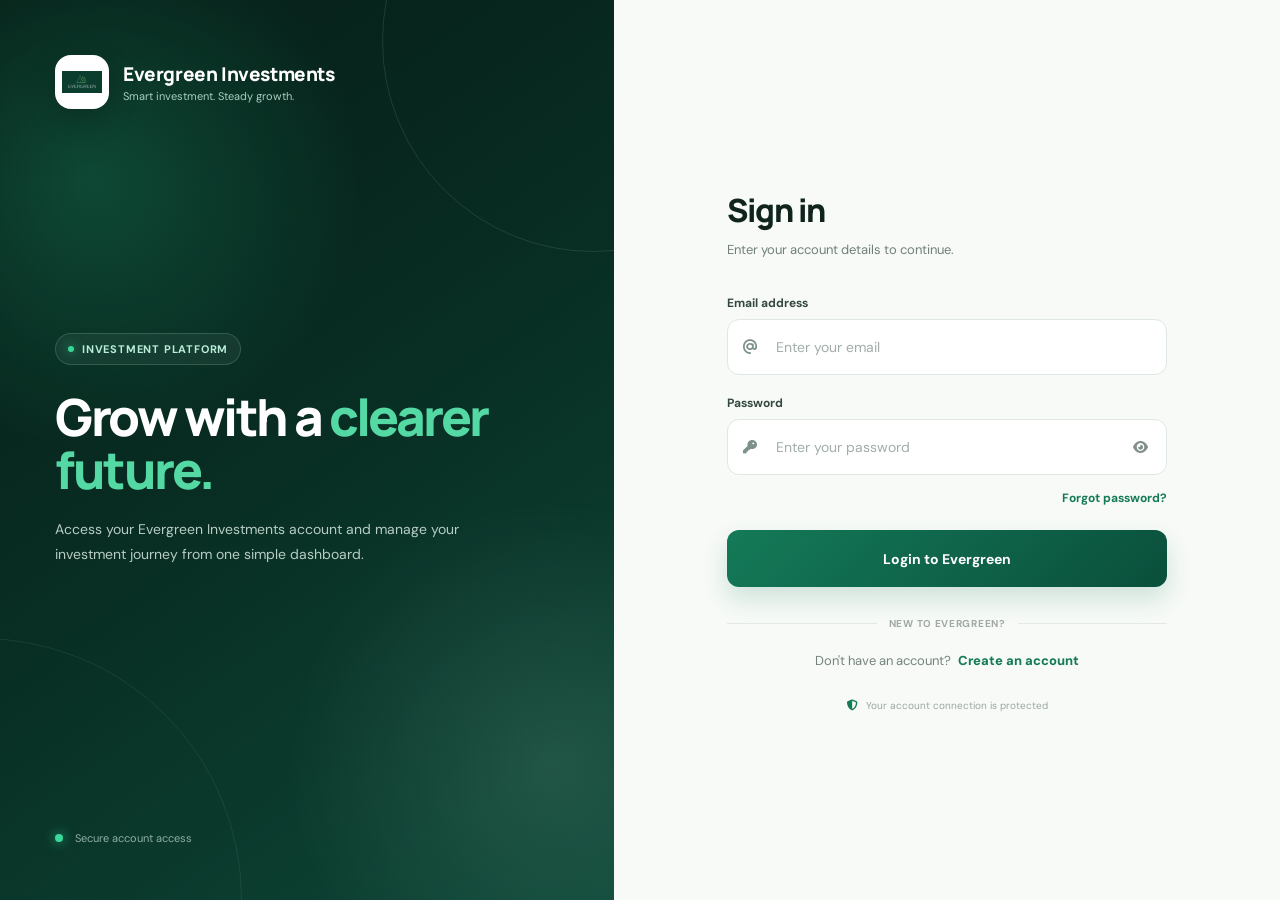
<file: login.html>
<!DOCTYPE html>
<html lang="en">

<head>

<meta charset="UTF-8">
<meta name="viewport" content="width=device-width, initial-scale=1.0">

<title>Evergreen Investments | Login</title>

<link rel="stylesheet" href="popup.css">

<link
href="https://fonts.googleapis.com/css2?family=DM+Sans:wght@400;500;600;700&family=Manrope:wght@500;600;700;800&display=swap"
rel="stylesheet">

<link
rel="stylesheet"
href="https://cdnjs.cloudflare.com/ajax/libs/font-awesome/6.6.0/css/all.min.css">

<style>

/* =========================================================
   EVERGREEN INVESTMENTS
   NEW LOGIN EXPERIENCE
========================================================= */

:root{
    --forest:#082c22;
    --forest-2:#0d4636;
    --evergreen:#147a58;
    --green:#20a873;
    --mint:#b9efd9;

    --cream:#f7faf7;
    --white:#ffffff;

    --text:#12251e;
    --muted:#718079;

    --border:#dfe8e3;
}


/* =========================================================
   RESET
========================================================= */

*{
    margin:0;
    padding:0;
    box-sizing:border-box;
}

html,
body{
    width:100%;
    min-height:100%;
}

body{

    min-height:100vh;

    font-family:'DM Sans',sans-serif;

    background:#f5f8f5;

    color:var(--text);

    overflow-x:hidden;
}


/* =========================================================
   MAIN LAYOUT
========================================================= */

.login-page{

    min-height:100vh;

    display:grid;

    grid-template-columns:48% 52%;

}


/* =========================================================
   LEFT BRAND AREA
========================================================= */

.brand-panel{

    position:relative;

    min-height:100vh;

    overflow:hidden;

    padding:55px;

    display:flex;

    flex-direction:column;

    justify-content:space-between;

    background:
        radial-gradient(
            circle at 15% 20%,
            rgba(32,168,115,.28),
            transparent 30%
        ),
        radial-gradient(
            circle at 90% 85%,
            rgba(185,239,217,.12),
            transparent 28%
        ),
        linear-gradient(
            145deg,
            #061d17,
            #082c22 45%,
            #0d4636
        );

    color:white;
}


/* =========================================================
   DECORATIVE SHAPES
========================================================= */

.brand-panel::before{

    content:"";

    position:absolute;

    width:420px;
    height:420px;

    border-radius:50%;

    border:1px solid rgba(255,255,255,.10);

    right:-190px;
    top:-170px;

}

.brand-panel::after{

    content:"";

    position:absolute;

    width:520px;
    height:520px;

    border-radius:50%;

    border:1px solid rgba(255,255,255,.07);

    left:-280px;
    bottom:-260px;

}


/* =========================================================
   BRAND HEADER
========================================================= */

.brand-header{

    position:relative;

    z-index:2;

    display:flex;

    align-items:center;

    gap:14px;

}

.brand-logo{

    width:54px;
    height:54px;

    background:white;

    border-radius:16px;

    padding:7px;

    display:flex;

    align-items:center;

    justify-content:center;

    box-shadow:
        0 10px 30px rgba(0,0,0,.20);

}

.brand-logo img{

    width:100%;
    height:100%;

    object-fit:contain;

}

.brand-name{

    font-family:'Manrope',sans-serif;

    font-size:19px;

    font-weight:800;

    letter-spacing:-.4px;

}

.brand-tag{

    font-size:11px;

    color:#a8cfc0;

    margin-top:2px;

}


/* =========================================================
   BRAND CONTENT
========================================================= */

.brand-content{

    position:relative;

    z-index:2;

    max-width:490px;

    margin-top:-40px;

}

.eyebrow{

    display:inline-flex;

    align-items:center;

    gap:8px;

    padding:8px 12px;

    border:1px solid rgba(185,239,217,.18);

    border-radius:30px;

    background:rgba(255,255,255,.05);

    color:#b9efd9;

    font-size:11px;

    font-weight:700;

    letter-spacing:.8px;

    text-transform:uppercase;

    margin-bottom:25px;

}

.eyebrow span{

    width:6px;
    height:6px;

    border-radius:50%;

    background:#35d798;

    box-shadow:
        0 0 12px #35d798;

}

.brand-content h1{

    font-family:'Manrope',sans-serif;

    font-size:clamp(38px,4vw,58px);

    line-height:1.04;

    letter-spacing:-2.5px;

    font-weight:800;

    margin-bottom:20px;

}

.brand-content h1 span{

    color:#55d9a4;

}

.brand-content p{

    max-width:420px;

    color:#b7cdc4;

    font-size:14px;

    line-height:1.8;

}


/* =========================================================
   BRAND FOOTER
========================================================= */

.brand-footer{

    position:relative;

    z-index:2;

    display:flex;

    align-items:center;

    gap:12px;

    color:#91afa4;

    font-size:11px;

}

.status-dot{

    width:8px;
    height:8px;

    border-radius:50%;

    background:#38d99a;

    box-shadow:
        0 0 12px rgba(56,217,154,.8);

}


/* =========================================================
   RIGHT LOGIN AREA
========================================================= */

.form-panel{

    min-height:100vh;

    background:#f7faf7;

    display:flex;

    align-items:center;

    justify-content:center;

    padding:40px;

}

.form-container{

    width:100%;

    max-width:440px;

}


/* =========================================================
   FORM HEADER
========================================================= */

.form-top{

    margin-bottom:35px;

}

.form-top .mobile-brand{

    display:none;

}

.form-top h2{

    font-family:'Manrope',sans-serif;

    font-size:32px;

    font-weight:800;

    letter-spacing:-1px;

    color:#10241d;

    margin-bottom:8px;

}

.form-top p{

    color:var(--muted);

    font-size:13px;

    line-height:1.6;

}


/* =========================================================
   INPUTS
========================================================= */

.field{

    margin-bottom:20px;

}

.field label{

    display:block;

    font-size:12px;

    font-weight:700;

    color:#34483f;

    margin-bottom:8px;

}

.input-wrap{

    position:relative;

}

.input-wrap > i{

    position:absolute;

    left:16px;

    top:50%;

    transform:translateY(-50%);

    color:#7c9188;

    font-size:14px;

    pointer-events:none;

    transition:.2s;

}

.input-wrap input{

    width:100%;

    height:56px;

    border:1px solid var(--border);

    border-radius:12px;

    background:white;

    color:#12251e;

    outline:none;

    font-family:'DM Sans',sans-serif;

    font-size:14px;

    padding:0 48px;

    transition:.25s;

}

.input-wrap input::placeholder{

    color:#a1aea8;

}

.input-wrap input:focus{

    border-color:#20a873;

    box-shadow:
        0 0 0 4px rgba(32,168,115,.08);

}

.input-wrap input:focus + .field-focus{

    opacity:1;

}


/* =========================================================
   PASSWORD BUTTON
========================================================= */

.password-toggle{

    position:absolute;

    right:8px;

    top:50%;

    transform:translateY(-50%);

    width:38px;
    height:38px;

    border:0;

    background:transparent;

    border-radius:9px;

    color:#81918a;

    cursor:pointer;

    display:flex;

    align-items:center;

    justify-content:center;

    transition:.2s;

}

.password-toggle:hover{

    background:#eef7f2;

    color:#147a58;

}


/* =========================================================
   FORM OPTIONS
========================================================= */

.form-options{

    display:flex;

    align-items:center;

    justify-content:flex-end;

    margin-top:-5px;

    margin-bottom:24px;

}

.forgot{

    color:#147a58;

    font-size:12px;

    font-weight:700;

    text-decoration:none;

}

.forgot:hover{

    text-decoration:underline;

}


/* =========================================================
   LOGIN BUTTON
========================================================= */

.login-btn{

    width:100%;

    height:57px;

    border:0;

    border-radius:12px;

    background:
        linear-gradient(
            135deg,
            #147a58,
            #0a4f3b
        );

    color:white;

    font-family:'DM Sans',sans-serif;

    font-size:14px;

    font-weight:700;

    cursor:pointer;

    box-shadow:
        0 12px 25px rgba(20,122,88,.18);

    transition:.25s;

}

.login-btn:hover{

    transform:translateY(-2px);

    box-shadow:
        0 16px 30px rgba(20,122,88,.25);

}

.login-btn:active{

    transform:translateY(0);

}

.login-btn:disabled{

    opacity:.7;

    cursor:not-allowed;

}


/* =========================================================
   LOADER
========================================================= */

.loader{

    width:17px;
    height:17px;

    border:2px solid rgba(255,255,255,.35);

    border-top-color:white;

    border-radius:50%;

    display:inline-block;

    vertical-align:middle;

    margin-right:7px;

    animation:spin .7s linear infinite;

}

@keyframes spin{

    to{
        transform:rotate(360deg);
    }

}


/* =========================================================
   DIVIDER
========================================================= */

.divider{

    display:flex;

    align-items:center;

    gap:12px;

    margin:30px 0 22px;

    color:#a0aaa5;

    font-size:10px;

    font-weight:700;

    letter-spacing:.7px;

}

.divider::before,
.divider::after{

    content:"";

    flex:1;

    height:1px;

    background:#e2e9e5;

}


/* =========================================================
   CREATE ACCOUNT
========================================================= */

.create-account{

    text-align:center;

    color:#74837d;

    font-size:13px;

}

.create-account a{

    color:#147a58;

    font-weight:800;

    text-decoration:none;

    margin-left:4px;

}

.create-account a:hover{

    text-decoration:underline;

}


/* =========================================================
   SECURITY NOTE
========================================================= */

.security-note{

    display:flex;

    align-items:center;

    justify-content:center;

    gap:8px;

    margin-top:30px;

    color:#9aa7a1;

    font-size:10px;

}

.security-note i{

    color:#147a58;

    font-size:11px;

}


/* =========================================================
   TABLET
========================================================= */

@media(max-width:850px){

    .login-page{

        grid-template-columns:1fr;

    }

    .brand-panel{

        display:none;

    }

    .form-panel{

        min-height:100vh;

        padding:30px 22px;

    }

    .form-container{

        max-width:460px;

    }

    .form-top .mobile-brand{

        display:flex;

        align-items:center;

        gap:12px;

        margin-bottom:38px;

    }

    .mobile-brand-logo{

        width:48px;
        height:48px;

        padding:6px;

        background:white;

        border-radius:14px;

        box-shadow:
            0 7px 20px rgba(15,60,45,.10);

    }

    .mobile-brand-logo img{

        width:100%;
        height:100%;

        object-fit:contain;

    }

    .mobile-brand-name{

        font-family:'Manrope',sans-serif;

        font-weight:800;

        color:#0a4635;

        font-size:17px;

    }

}


/* =========================================================
   MOBILE
========================================================= */

@media(max-width:480px){

    .form-panel{

        padding:24px 18px;

        align-items:flex-start;

    }

    .form-container{

        padding-top:8px;

    }

    .form-top{

        margin-bottom:30px;

    }

    .form-top .mobile-brand{

        margin-bottom:34px;

    }

    .form-top h2{

        font-size:28px;

    }

    .form-top p{

        font-size:12px;

    }

    .field{

        margin-bottom:17px;

    }

    .input-wrap input{

        height:54px;

    }

    .login-btn{

        height:55px;

    }

    .divider{

        margin-top:27px;

    }

}


/* =========================================================
   SMALL PHONES
========================================================= */

@media(max-height:650px) and (max-width:480px){

    .form-panel{

        padding-top:16px;

    }

    .form-top .mobile-brand{

        margin-bottom:22px;

    }

    .form-top{

        margin-bottom:22px;

    }

    .field{

        margin-bottom:13px;

    }

    .security-note{

        margin-top:20px;

    }

}

</style>

</head>


<body>


<div class="login-page">


    <!-- =====================================================
         LEFT EVERGREEN BRAND PANEL
    ====================================================== -->

    <section class="brand-panel">


        <!-- BRAND HEADER -->

        <div class="brand-header">

            <div class="brand-logo">

                <img
                src="1234.png"
                alt="Evergreen Investments">

            </div>

            <div>

                <div class="brand-name">
                    Evergreen Investments
                </div>

                <div class="brand-tag">
                    Smart investment. Steady growth.
                </div>

            </div>

        </div>


        <!-- BRAND MESSAGE -->

        <div class="brand-content">

            <div class="eyebrow">

                <span></span>

                Investment platform

            </div>


            <h1>

                Grow with a
                <span>clearer future.</span>

            </h1>


            <p>

                Access your Evergreen Investments
                account and manage your investment
                journey from one simple dashboard.

            </p>

        </div>


        <!-- BRAND FOOTER -->

        <div class="brand-footer">

            <span class="status-dot"></span>

            Secure account access

        </div>


    </section>



    <!-- =====================================================
         RIGHT LOGIN PANEL
    ====================================================== -->

    <section class="form-panel">


        <div class="form-container">


            <!-- FORM HEADER -->

            <div class="form-top">


                <!-- MOBILE BRAND -->

                <div class="mobile-brand">

                    <div class="mobile-brand-logo">

                        <img
                        src="1234.png"
                        alt="Evergreen Investments">

                    </div>

                    <div class="mobile-brand-name">

                        Evergreen Investments

                    </div>

                </div>


                <h2>
                    Sign in
                </h2>

                <p>
                    Enter your account details to continue.
                </p>

            </div>



            <!-- LOGIN FORM -->

            <form id="loginForm">


                <!-- EMAIL -->

                <div class="field">

                    <label for="email">
                        Email address
                    </label>

                    <div class="input-wrap">

                        <i class="fa-solid fa-at"></i>

                        <input
                        type="email"
                        id="email"
                        placeholder="Enter your email"
                        autocomplete="email"
                        required>

                    </div>

                </div>



                <!-- PASSWORD -->

                <div class="field">

                    <label for="password">
                        Password
                    </label>

                    <div class="input-wrap">

                        <i class="fa-solid fa-key"></i>

                        <input
                        type="password"
                        id="password"
                        placeholder="Enter your password"
                        autocomplete="current-password"
                        required>


                        <button
                        type="button"
                        class="password-toggle"
                        id="togglePassword"
                        aria-label="Show password">

                            <i class="fa-solid fa-eye"></i>

                        </button>

                    </div>

                </div>



                <!-- FORGOT PASSWORD -->

                <div class="form-options">

                    <a
                    href="forgot-password.html"
                    class="forgot">

                        Forgot password?

                    </a>

                </div>



                <!-- LOGIN -->

                <button
                type="submit"
                id="loginBtn"
                class="login-btn">

                    Login to Evergreen

                </button>



                <!-- DIVIDER -->

                <div class="divider">

                    <span>NEW TO EVERGREEN?</span>

                </div>



                <!-- CREATE ACCOUNT -->

                <div class="create-account">

                    Don't have an account?

                    <a href="register.html">
                        Create an account
                    </a>

                </div>



                <!-- SECURITY -->

                <div class="security-note">

                    <i class="fa-solid fa-shield-halved"></i>

                    Your account connection is protected

                </div>


            </form>


        </div>


    </section>


</div>



<!-- =========================================================
     EXISTING SCRIPTS
========================================================= -->

<script src="popup.js"></script>

<script src="login.js"></script>



<script>

/* =========================================================
   PASSWORD SHOW / HIDE
========================================================= */

const password =
document.getElementById("password");

const toggle =
document.getElementById("togglePassword");


toggle.addEventListener("click", function(){

    const icon =
    toggle.querySelector("i");


    if(password.type === "password"){

        password.type = "text";

        icon.classList.remove("fa-eye");

        icon.classList.add("fa-eye-slash");

        toggle.setAttribute(
            "aria-label",
            "Hide password"
        );

    }else{

        password.type = "password";

        icon.classList.remove("fa-eye-slash");

        icon.classList.add("fa-eye");

        toggle.setAttribute(
            "aria-label",
            "Show password"
        );

    }

});

</script>


</body>

</html>
</file>
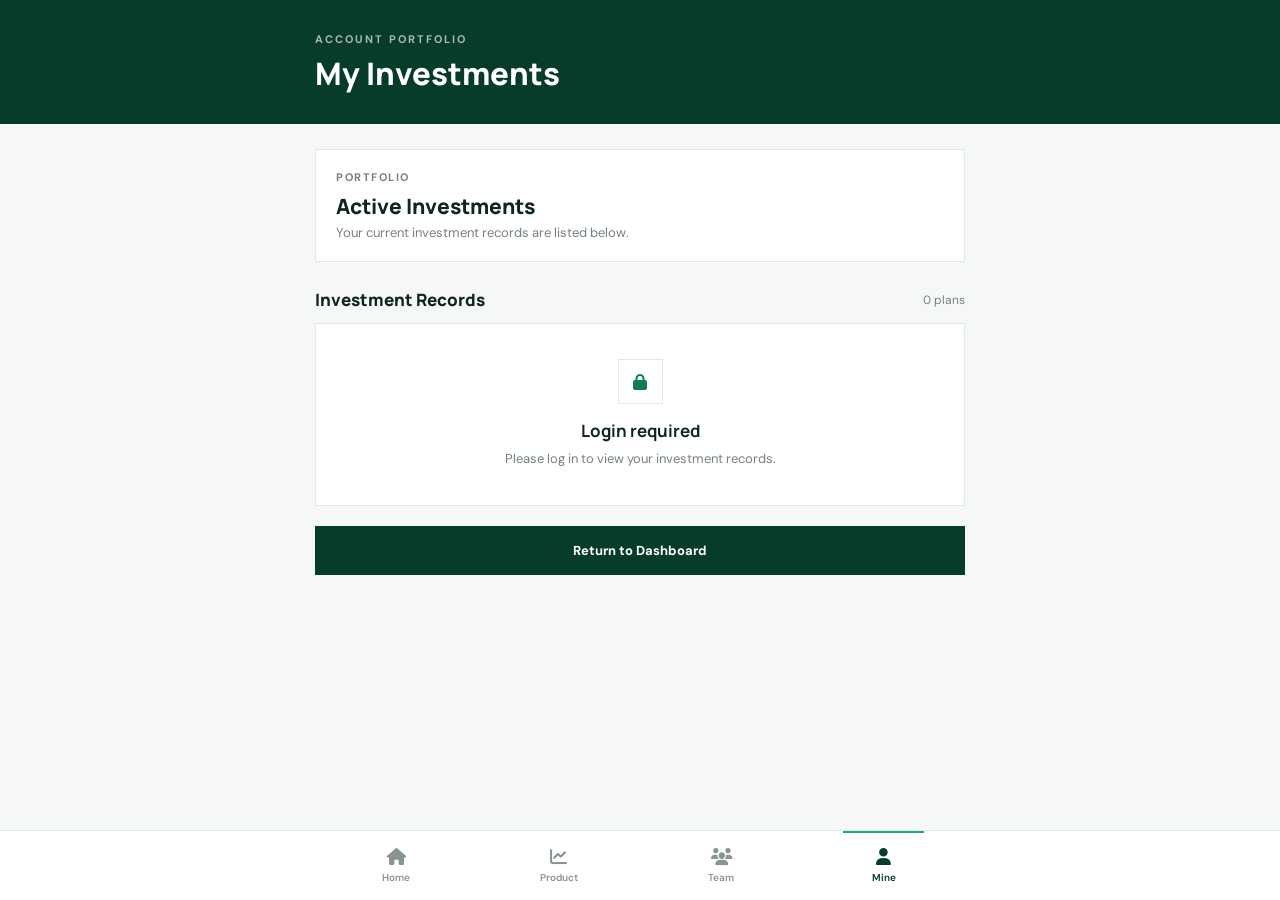
<file: my-investments.html>
<!DOCTYPE html>
<html lang="en">

<head>
<meta charset="UTF-8">
<meta name="viewport" content="width=device-width, initial-scale=1.0">

<title>My Investments | Evergreen Investments</title>

<link rel="preconnect" href="https://fonts.googleapis.com">
<link rel="preconnect" href="https://fonts.gstatic.com" crossorigin>

<link href="https://fonts.googleapis.com/css2?family=DM+Sans:wght@400;500;600;700&family=Manrope:wght@500;600;700;800&display=swap" rel="stylesheet">

<link rel="stylesheet"
href="https://cdnjs.cloudflare.com/ajax/libs/font-awesome/6.5.2/css/all.min.css">

<style>

*{
    margin:0;
    padding:0;
    box-sizing:border-box;
}

:root{
    --forest:#073b2a;
    --green:#137957;
    --bright:#20a873;
    --bg:#f5f8f6;
    --white:#ffffff;
    --text:#10251d;
    --muted:#74827c;
    --border:#e1e9e5;
}

body{
    font-family:"DM Sans",sans-serif;
    background:var(--bg);
    color:var(--text);
    min-height:100vh;
    padding-bottom:90px;
}

/* =========================
   HEADER
========================= */

.top{
    background:var(--forest);
    color:white;
    padding:32px 22px 34px;
}

.top-inner{
    max-width:650px;
    margin:auto;
}

.eyebrow{
    font-size:11px;
    letter-spacing:2px;
    font-weight:700;
    opacity:.65;
    margin-bottom:10px;
}

.top h1{
    font-family:"Manrope",sans-serif;
    font-size:31px;
    line-height:1.1;
    font-weight:800;
}

/* =========================
   CONTENT
========================= */

.container{
    width:92%;
    max-width:650px;
    margin:25px auto;
}

/* =========================
   PORTFOLIO SUMMARY
========================= */

.summary{
    background:white;
    border:1px solid var(--border);
    padding:20px;
    margin-bottom:20px;
}

.summary-label{
    font-size:11px;
    letter-spacing:1.5px;
    text-transform:uppercase;
    color:var(--muted);
    font-weight:700;
    margin-bottom:8px;
}

.summary-title{
    font-family:"Manrope",sans-serif;
    font-size:21px;
    font-weight:800;
    margin-bottom:4px;
}

.summary-text{
    font-size:13px;
    color:var(--muted);
}

/* =========================
   SECTION TITLE
========================= */

.section-heading{
    display:flex;
    align-items:center;
    justify-content:space-between;
    margin:26px 0 12px;
}

.section-heading h2{
    font-family:"Manrope",sans-serif;
    font-size:17px;
    font-weight:800;
}

.section-heading span{
    font-size:12px;
    color:var(--muted);
}

/* =========================
   INVESTMENT ITEM
========================= */

.investment{
    background:white;
    border:1px solid var(--border);
    margin-bottom:14px;
    padding:20px;
}

.item-top{
    display:flex;
    align-items:flex-start;
    justify-content:space-between;
    gap:15px;
    padding-bottom:17px;
    border-bottom:1px solid var(--border);
}

.plan-wrap{
    display:flex;
    align-items:flex-start;
    gap:12px;
}

.plan-marker{
    width:4px;
    min-height:45px;
    background:var(--bright);
    margin-top:2px;
}

.plan-name{
    font-family:"Manrope",sans-serif;
    font-size:17px;
    font-weight:800;
    line-height:1.2;
}

.plan-date{
    font-size:12px;
    color:var(--muted);
    margin-top:5px;
}

.status{
    font-size:10px;
    letter-spacing:1px;
    font-weight:800;
    color:var(--green);
    white-space:nowrap;
}

/* =========================
   MONEY SECTION
========================= */

.money{
    display:grid;
    grid-template-columns:1fr 1fr;
    border-bottom:1px solid var(--border);
}

.money-box{
    padding:18px 0;
}

.money-box + .money-box{
    border-left:1px solid var(--border);
    padding-left:18px;
}

.money-label{
    display:block;
    font-size:11px;
    text-transform:uppercase;
    letter-spacing:1px;
    color:var(--muted);
    margin-bottom:6px;
}

.money-value{
    font-family:"Manrope",sans-serif;
    font-size:18px;
    font-weight:800;
}

.return-value{
    color:var(--green);
}

/* =========================
   DETAILS
========================= */

.details{
    margin-top:4px;
}

.detail{
    display:flex;
    justify-content:space-between;
    align-items:center;
    padding:13px 0;
    border-bottom:1px solid #edf1ef;
}

.detail:last-child{
    border-bottom:none;
}

.detail span:first-child{
    font-size:12px;
    color:var(--muted);
}

.detail span:last-child{
    font-size:12px;
    font-weight:700;
    text-align:right;
}

/* =========================
   EMPTY / ERROR
========================= */

.message{
    background:white;
    border:1px solid var(--border);
    padding:35px 20px;
    text-align:center;
}

.message-icon{
    width:45px;
    height:45px;
    border:1px solid var(--border);
    display:flex;
    align-items:center;
    justify-content:center;
    margin:0 auto 15px;
    color:var(--green);
}

.message h3{
    font-family:"Manrope",sans-serif;
    font-size:17px;
    margin-bottom:7px;
}

.message p{
    color:var(--muted);
    font-size:13px;
    line-height:1.6;
}

/* =========================
   BUTTON
========================= */

.return-btn{
    width:100%;
    border:none;
    background:var(--forest);
    color:white;
    padding:16px;
    margin-top:20px;
    font-family:"DM Sans",sans-serif;
    font-size:13px;
    font-weight:700;
    cursor:pointer;
}

.return-btn:active{
    transform:scale(.99);
}

/* =========================
   BOTTOM NAV
========================= */

.bottom-nav{
    position:fixed;
    bottom:0;
    left:0;
    right:0;
    height:70px;
    background:white;
    border-top:1px solid var(--border);
    display:flex;
    justify-content:center;
    z-index:1000;
}

.nav-inner{
    width:100%;
    max-width:650px;
    display:grid;
    grid-template-columns:repeat(4,1fr);
}

.nav-item{
    position:relative;
    display:flex;
    flex-direction:column;
    align-items:center;
    justify-content:center;
    text-decoration:none;
    color:#89958f;
    font-size:10px;
    font-weight:600;
    gap:6px;
}

.nav-item i{
    font-size:17px;
}

.nav-item.active{
    color:var(--forest);
}

.nav-item.active::before{
    content:"";
    position:absolute;
    top:0;
    left:25%;
    right:25%;
    height:2px;
    background:var(--bright);
}

/* =========================
   RESPONSIVE
========================= */

@media(max-width:420px){

    .top{
        padding:28px 18px 30px;
    }

    .top h1{
        font-size:28px;
    }

    .container{
        width:94%;
    }

    .investment{
        padding:17px;
    }

    .money-value{
        font-size:16px;
    }

}

</style>
</head>


<body>


<!-- =========================
     HEADER
========================= -->

<header class="top">

    <div class="top-inner">

        <div class="eyebrow">
            ACCOUNT PORTFOLIO
        </div>

        <h1>
            My Investments
        </h1>

    </div>

</header>


<!-- =========================
     MAIN
========================= -->

<main class="container">


    <section class="summary">

        <div class="summary-label">
            Portfolio
        </div>

        <div class="summary-title">
            Active Investments
        </div>

        <div class="summary-text">
            Your current investment records are listed below.
        </div>

    </section>


    <div class="section-heading">

        <h2>
            Investment Records
        </h2>

        <span id="investmentCount">
            0 plans
        </span>

    </div>


    <div id="investmentList">

        <div class="message">

            <div class="message-icon">
                <i class="fa-solid fa-spinner fa-spin"></i>
            </div>

            <h3>
                Loading investments
            </h3>

            <p>
                Please wait while your investment records are retrieved.
            </p>

        </div>

    </div>


    <button
        class="return-btn"
        onclick="location.href='dashboard.html'"
    >
        Return to Dashboard
    </button>


</main>


<!-- =========================
     BOTTOM NAV
========================= -->

<nav class="bottom-nav">

    <div class="nav-inner">

        <a
            href="home.html"
            class="nav-item"
        >
            <i class="fa-solid fa-house"></i>
            <span>Home</span>
        </a>


        <a
            href="investment.html"
            class="nav-item"
        >
            <i class="fa-solid fa-chart-line"></i>
            <span>Product</span>
        </a>


        <a
            href="invite.html"
            class="nav-item"
        >
            <i class="fa-solid fa-users"></i>
            <span>Team</span>
        </a>


        <a
            href="dashboard.html"
            class="nav-item active"
        >
            <i class="fa-solid fa-user"></i>
            <span>Mine</span>
        </a>

    </div>

</nav>


<script>

const API =
"https://young-invest-backend.onrender.com/api/investment";


const list =
document.getElementById("investmentList");

const count =
document.getElementById("investmentCount");


/* =========================
   FORMAT MONEY
========================= */

function money(value){

    const amount =
        Number(value) || 0;

    return "₦" + amount.toLocaleString(
        "en-NG",
        {
            minimumFractionDigits:2,
            maximumFractionDigits:2
        }
    );

}


/* =========================
   FORMAT DATE
========================= */

function formatDate(date){

    if(!date){
        return "—";
    }

    const d =
        new Date(date);

    if(
        Number.isNaN(
            d.getTime()
        )
    ){
        return "—";
    }

    return d.toLocaleDateString(
        "en-NG",
        {
            day:"2-digit",
            month:"short",
            year:"numeric"
        }
    );

}


/* =========================
   LOAD USER
========================= */

const user =
JSON.parse(
    localStorage.getItem("user")
);


if(!user || !user._id){

    list.innerHTML = `

        <div class="message">

            <div class="message-icon">
                <i class="fa-solid fa-lock"></i>
            </div>

            <h3>
                Login required
            </h3>

            <p>
                Please log in to view your investment records.
            </p>

        </div>

    `;

    count.textContent =
        "0 plans";

}else{

    loadInvestments();

}


/* =========================
   LOAD INVESTMENTS
========================= */

async function loadInvestments(){

    try{

        const response =
            await fetch(
                `${API}/${user._id}`
            );


        const data =
            await response.json();


        if(!response.ok){

            throw new Error(
                data.message ||
                "Unable to load investments."
            );

        }


        const investments =
            Array.isArray(data)
                ? data
                : (
                    Array.isArray(data.investments)
                        ? data.investments
                        : []
                );


        count.textContent =
            `${investments.length} ${
                investments.length === 1
                    ? "plan"
                    : "plans"
            }`;


        if(investments.length === 0){

            list.innerHTML = `

                <div class="message">

                    <div class="message-icon">
                        <i class="fa-solid fa-folder-open"></i>
                    </div>

                    <h3>
                        No investments yet
                    </h3>

                    <p>
                        Your investment records will appear here after you start a plan.
                    </p>

                </div>

            `;

            return;

        }


        list.innerHTML =
            investments.map(
                item => createInvestment(item)
            ).join("");


    }catch(error){

        console.error(error);


        count.textContent =
            "0 plans";


        list.innerHTML = `

            <div class="message">

                <div class="message-icon">
                    <i class="fa-solid fa-triangle-exclamation"></i>
                </div>

                <h3>
                    Unable to load
                </h3>

                <p>
                    ${error.message || "Something went wrong while loading your investments."}
                </p>

            </div>

        `;

    }

}


/* =========================
   CREATE INVESTMENT
========================= */

function createInvestment(item){

    const amount =
        Number(item.amount) || 0;


    const dailyProfit =
        Number(item.dailyProfit) || 0;


    const totalReturn =
        Number(item.totalReturn) || 0;


    const duration =
        Number(item.duration) || 0;


    const daysPaid =
        Number(item.daysPaid) || 0;


    const status =
        String(
            item.status ||
            "RUNNING"
        ).toUpperCase();


    return `

        <article class="investment">


            <div class="item-top">


                <div class="plan-wrap">

                    <div class="plan-marker"></div>

                    <div>

                        <div class="plan-name">
                            ${item.planName || "Investment Plan"}
                        </div>

                        <div class="plan-date">
                            Started ${formatDate(item.startDate)}
                        </div>

                    </div>

                </div>


                <div class="status">
                    ${status}
                </div>


            </div>


            <div class="money">


                <div class="money-box">

                    <span class="money-label">
                        Invested
                    </span>

                    <div class="money-value">
                        ${money(amount)}
                    </div>

                </div>


                <div class="money-box">

                    <span class="money-label">
                        Total Return
                    </span>

                    <div class="money-value return-value">
                        ${money(totalReturn)}
                    </div>

                </div>


            </div>


            <div class="details">


                <div class="detail">

                    <span>
                        Daily return
                    </span>

                    <span>
                        ${money(dailyProfit)}
                    </span>

                </div>


                <div class="detail">

                    <span>
                        Duration
                    </span>

                    <span>
                        ${duration} days
                    </span>

                </div>


                <div class="detail">

                    <span>
                        Days paid
                    </span>

                    <span>
                        ${daysPaid} / ${duration}
                    </span>

                </div>


                <div class="detail">

                    <span>
                        Start date
                    </span>

                    <span>
                        ${formatDate(item.startDate)}
                    </span>

                </div>


                <div class="detail">

                    <span>
                        End date
                    </span>

                    <span>
                        ${formatDate(item.endDate)}
                    </span>

                </div>


            </div>


        </article>

    `;

}

</script>


</body>
</html>
</file>
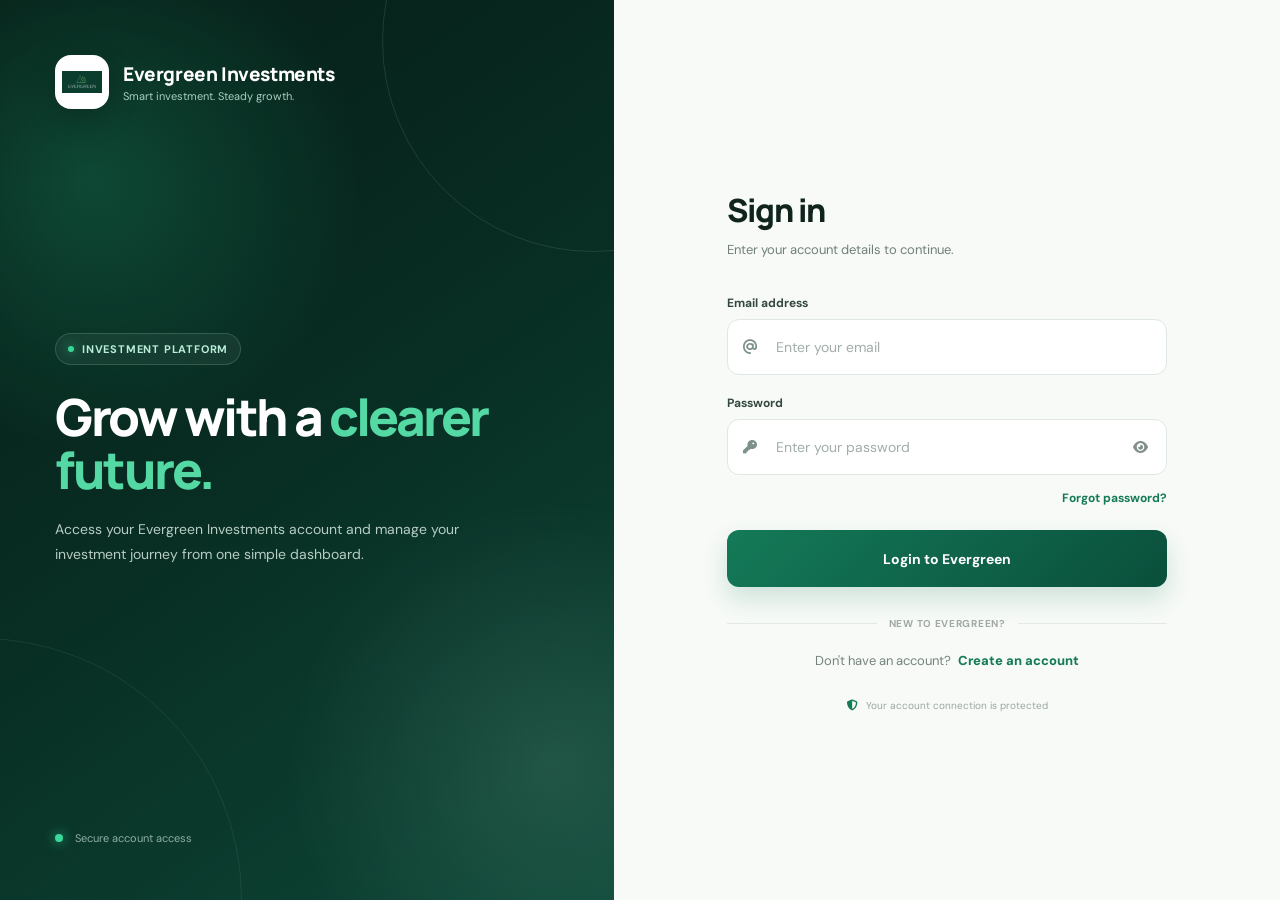
<file: profile.html>
<!DOCTYPE html>
<html lang="en">

<head>

<meta charset="UTF-8">

<meta
name="viewport"
content="width=device-width, initial-scale=1.0">

<meta
name="theme-color"
content="#083d2e">

<title>My Profile | Evergreen Investments</title>

<link
href="https://fonts.googleapis.com/css2?family=DM+Sans:wght@400;500;600;700&family=Manrope:wght@600;700;800&display=swap"
rel="stylesheet">

<link
rel="stylesheet"
href="https://cdnjs.cloudflare.com/ajax/libs/font-awesome/6.6.0/css/all.min.css">

<link
rel="stylesheet"
href="popup.css">


<style>

/* =========================================================
   EVERGREEN PROFILE
========================================================= */

:root{

    --evergreen:#147a58;
    --evergreen-dark:#083d2e;

    --green:#20a873;
    --mint:#e8f7f0;

    --text:#12251e;
    --muted:#718079;

    --white:#ffffff;

    --border:#dce7e2;

}


/* RESET */

*{

    margin:0;
    padding:0;

    box-sizing:border-box;

}

body{

    min-height:100vh;

    font-family:"DM Sans",sans-serif;

    background:

        radial-gradient(
            circle at top right,
            rgba(32,168,115,.13),
            transparent 30%
        ),

        linear-gradient(
            145deg,
            #052b20,
            #083d2e 48%,
            #0c6046
        );

    color:var(--text);

    padding:35px 18px;

}


/* =========================================================
   MAIN CONTAINER
========================================================= */

.profile-container{

    width:100%;

    max-width:850px;

    margin:auto;

}


/* =========================================================
   TOP BAR
========================================================= */

.top-bar{

    display:flex;

    align-items:center;

    justify-content:space-between;

    margin-bottom:18px;

    color:white;

}

.brand{

    display:flex;

    align-items:center;

    gap:10px;

    font-family:"Manrope",sans-serif;

    font-size:16px;

    font-weight:800;

}

.brand-logo{

    width:38px;
    height:38px;

    display:flex;

    align-items:center;

    justify-content:center;

    border-radius:11px;

    background:

        linear-gradient(
            145deg,
            #27bd82,
            #0d6b4d
        );

    box-shadow:
        0 8px 20px
        rgba(0,0,0,.15);

}

.brand-logo i{

    font-size:16px;

}

.page-label{

    font-size:10px;

    font-weight:700;

    letter-spacing:1.3px;

    text-transform:uppercase;

    color:#a7c8bb;

}


/* =========================================================
   PROFILE CARD
========================================================= */

.profile-card{

    background:#f7f9f8;

    border-radius:24px;

    overflow:hidden;

    box-shadow:
        0 25px 60px
        rgba(0,0,0,.22);

}


/* =========================================================
   PROFILE HEADER
========================================================= */

.profile-header{

    position:relative;

    padding:38px 30px 32px;

    background:white;

    border-bottom:1px solid var(--border);

    display:flex;

    align-items:center;

    gap:22px;

}


/* AVATAR */

.avatar{

    width:82px;
    height:82px;

    flex-shrink:0;

    display:flex;

    align-items:center;
    justify-content:center;

    border-radius:22px;

    background:

        linear-gradient(
            145deg,
            #147a58,
            #083d2e
        );

    color:white;

    font-family:"Manrope",sans-serif;

    font-size:31px;

    font-weight:800;

    box-shadow:
        0 12px 25px
        rgba(8,61,46,.20);

}


/* PROFILE NAME */

.profile-heading{

    min-width:0;

}

.profile-heading h2{

    color:var(--evergreen-dark);

    font-family:"Manrope",sans-serif;

    font-size:25px;

    line-height:1.2;

    letter-spacing:-.7px;

    margin-bottom:5px;

    word-break:break-word;

}

.profile-heading p{

    color:var(--muted);

    font-size:12px;

    word-break:break-word;

}


/* =========================================================
   ACCOUNT CONTENT
========================================================= */

.profile-content{

    padding:25px;

}


/* SECTION TITLE */

.section-title{

    display:flex;

    align-items:center;

    gap:9px;

    margin-bottom:13px;

    color:var(--evergreen-dark);

    font-family:"Manrope",sans-serif;

    font-size:13px;

    font-weight:800;

}

.section-title i{

    color:var(--green);

    font-size:13px;

}


/* =========================================================
   INFORMATION CARD
========================================================= */

.info-card{

    background:white;

    border:1px solid var(--border);

    border-radius:17px;

    overflow:hidden;

    margin-bottom:20px;

}


/* INFO ROW */

.info-row{

    min-height:59px;

    padding:13px 17px;

    display:flex;

    align-items:center;

    justify-content:space-between;

    gap:20px;

    border-bottom:1px solid #edf2ef;

}

.info-row:last-child{

    border-bottom:none;

}


/* LEFT */

.info-left{

    display:flex;

    align-items:center;

    gap:11px;

    min-width:0;

}

.info-icon{

    width:32px;
    height:32px;

    flex-shrink:0;

    display:flex;

    align-items:center;
    justify-content:center;

    border-radius:9px;

    background:var(--mint);

    color:var(--evergreen);

    font-size:12px;

}

.info-title{

    color:#53625b;

    font-size:11px;

    font-weight:600;

}


/* RIGHT */

.info-value{

    color:var(--text);

    font-size:11px;

    font-weight:700;

    text-align:right;

    word-break:break-word;

}

.money{

    color:var(--evergreen);

}


/* =========================================================
   BALANCE SECTION
========================================================= */

.balance-grid{

    display:grid;

    grid-template-columns:
        repeat(2,1fr);

    gap:12px;

    margin-bottom:20px;

}

.balance-card{

    background:white;

    border:1px solid var(--border);

    border-radius:16px;

    padding:17px;

}

.balance-icon{

    width:32px;
    height:32px;

    display:flex;

    align-items:center;
    justify-content:center;

    border-radius:9px;

    background:var(--mint);

    color:var(--green);

    font-size:12px;

    margin-bottom:12px;

}

.balance-label{

    color:var(--muted);

    font-size:9px;

    font-weight:600;

    margin-bottom:4px;

}

.balance-value{

    color:var(--evergreen-dark);

    font-family:"Manrope",sans-serif;

    font-size:18px;

    font-weight:800;

}


/* =========================================================
   ROLE
========================================================= */

.role-badge{

    display:inline-flex;

    align-items:center;

    gap:5px;

    padding:6px 9px;

    border-radius:8px;

    background:var(--mint);

    color:var(--evergreen);

    font-size:9px;

    font-weight:800;

}

.role-badge i{

    font-size:8px;

}


/* =========================================================
   BACK BUTTON
========================================================= */

.back-btn{

    width:100%;

    height:50px;

    border:none;

    border-radius:12px;

    background:

        linear-gradient(
            135deg,
            #147a58,
            #0d6549
        );

    color:white;

    display:flex;

    align-items:center;

    justify-content:center;

    gap:9px;

    font-size:12px;

    font-weight:700;

    cursor:pointer;

    box-shadow:
        0 10px 22px
        rgba(20,122,88,.18);

    transition:.25s ease;

}

.back-btn:hover{

    transform:translateY(-2px);

    box-shadow:
        0 13px 27px
        rgba(20,122,88,.24);

}


/* =========================================================
   MOBILE
========================================================= */

@media(max-width:600px){

    body{

        padding:18px 12px;

    }

    .top-bar{

        margin-bottom:13px;

    }

    .brand{

        font-size:14px;

    }

    .brand-logo{

        width:35px;
        height:35px;

    }

    .page-label{

        font-size:8px;

    }

    .profile-card{

        border-radius:20px;

    }

    .profile-header{

        padding:25px 19px;

        gap:15px;

    }

    .avatar{

        width:67px;
        height:67px;

        border-radius:18px;

        font-size:25px;

    }

    .profile-heading h2{

        font-size:20px;

    }

    .profile-heading p{

        font-size:10px;

    }

    .profile-content{

        padding:17px;

    }

    .balance-grid{

        gap:9px;

    }

    .balance-card{

        padding:14px;

    }

    .balance-value{

        font-size:15px;

    }

    .info-row{

        padding:12px 13px;

        gap:10px;

    }

    .info-icon{

        width:29px;
        height:29px;

    }

    .info-title{

        font-size:10px;

    }

    .info-value{

        font-size:10px;

    }

}


/* SMALL PHONES */

@media(max-width:370px){

    .profile-heading h2{

        font-size:18px;

    }

    .balance-grid{

        grid-template-columns:1fr;

    }

}

</style>

</head>


<body>


<div class="profile-container">


    <!-- TOP BAR -->

    <div class="top-bar">

        <div class="brand">

            <div class="brand-logo">

                <i class="fa-solid fa-leaf"></i>

            </div>

            <span>
                Evergreen Investments
            </span>

        </div>

        <div class="page-label">
            My Profile
        </div>

    </div>



    <!-- PROFILE CARD -->

    <div class="profile-card">


        <!-- PROFILE HEADER -->

        <div class="profile-header">


            <div
            class="avatar"
            id="avatar">

                U

            </div>


            <div class="profile-heading">

                <h2 id="fullName">
                    Loading...
                </h2>

                <p id="email">
                    Loading...
                </p>

            </div>


        </div>



        <!-- CONTENT -->

        <div class="profile-content">


            <!-- ACCOUNT INFORMATION -->

            <div class="section-title">

                <i class="fa-solid fa-user"></i>

                Account Information

            </div>


            <div class="info-card">


                <!-- PHONE -->

                <div class="info-row">

                    <div class="info-left">

                        <div class="info-icon">

                            <i class="fa-solid fa-phone"></i>

                        </div>

                        <span class="info-title">
                            Phone
                        </span>

                    </div>

                    <span
                    class="info-value"
                    id="phone">

                        -

                    </span>

                </div>



                <!-- REFERRAL -->

                <div class="info-row">

                    <div class="info-left">

                        <div class="info-icon">

                            <i class="fa-solid fa-link"></i>

                        </div>

                        <span class="info-title">
                            Referral Code
                        </span>

                    </div>

                    <span
                    class="info-value"
                    id="referralCode">

                        -

                    </span>

                </div>



                <!-- ROLE -->

                <div class="info-row">

                    <div class="info-left">

                        <div class="info-icon">

                            <i class="fa-solid fa-user-shield"></i>

                        </div>

                        <span class="info-title">
                            Account Role
                        </span>

                    </div>

                    <span
                    class="role-badge"
                    id="role">

                        <i class="fa-solid fa-circle-check"></i>

                        User

                    </span>

                </div>


            </div>



            <!-- ACCOUNT BALANCES -->

            <div class="section-title">

                <i class="fa-solid fa-chart-line"></i>

                Account Overview

            </div>


            <div class="balance-grid">


                <!-- WALLET -->

                <div class="balance-card">

                    <div class="balance-icon">

                        <i class="fa-solid fa-wallet"></i>

                    </div>

                    <div class="balance-label">
                        Wallet Balance
                    </div>

                    <div
                    class="balance-value"
                    id="wallet">

                        ₦0

                    </div>

                </div>



                <!-- INVESTMENT -->

                <div class="balance-card">

                    <div class="balance-icon">

                        <i class="fa-solid fa-chart-column"></i>

                    </div>

                    <div class="balance-label">
                        Total Investment
                    </div>

                    <div
                    class="balance-value"
                    id="investment">

                        ₦0

                    </div>

                </div>



                <!-- WITHDRAWABLE -->

                <div class="balance-card">

                    <div class="balance-icon">

                        <i class="fa-solid fa-money-bill-transfer"></i>

                    </div>

                    <div class="balance-label">
                        Withdrawable Balance
                    </div>

                    <div
                    class="balance-value"
                    id="withdrawable">

                        ₦0

                    </div>

                </div>



                <!-- REFERRAL -->

                <div class="balance-card">

                    <div class="balance-icon">

                        <i class="fa-solid fa-users"></i>

                    </div>

                    <div class="balance-label">
                        Referral Earnings
                    </div>

                    <div
                    class="balance-value"
                    id="referralEarnings">

                        ₦0

                    </div>

                </div>


            </div>



            <!-- BACK -->

            <button
            class="back-btn"
            onclick="window.location.href='dashboard.html'">

                <i class="fa-solid fa-arrow-left"></i>

                Back to Mine

            </button>


        </div>


    </div>


</div>



<script src="popup.js"></script>


<script>

const user =
JSON.parse(
    localStorage.getItem("user")
);


if(!user){

    alert("Please login first.");

    window.location.href="login.html";

}else{


    /* =====================================================
       AVATAR
    ===================================================== */

    const fullName =
        user.fullName || "User";


    document
        .getElementById("avatar")
        .textContent =
        fullName
        .charAt(0)
        .toUpperCase();



    /* =====================================================
       BASIC INFORMATION
    ===================================================== */

    document
        .getElementById("fullName")
        .textContent =
        fullName;


    document
        .getElementById("email")
        .textContent =
        user.email || "-";


    document
        .getElementById("phone")
        .textContent =
        user.phone || "-";


    document
        .getElementById("referralCode")
        .textContent =
        user.referralCode ||
        "Not Available";



    /* =====================================================
       BALANCES
    ===================================================== */

    document
        .getElementById("wallet")
        .textContent =
        "₦" +
        Number(
            user.walletBalance || 0
        ).toLocaleString();


    document
        .getElementById("investment")
        .textContent =
        "₦" +
        Number(
            user.totalInvestment || 0
        ).toLocaleString();


    document
        .getElementById("withdrawable")
        .textContent =
        "₦" +
        Number(
            user.withdrawableBalance || 0
        ).toLocaleString();


    document
        .getElementById("referralEarnings")
        .textContent =
        "₦" +
        Number(
            user.referralEarnings || 0
        ).toLocaleString();



    /* =====================================================
       ROLE
    ===================================================== */

    const role =
        user.role || "user";


    document
        .getElementById("role")
        .innerHTML = `

            <i class="fa-solid fa-circle-check"></i>

            ${
                role.charAt(0).toUpperCase()
                +
                role.slice(1)
            }

        `;

}

</script>


</body>

    </html>
</file>
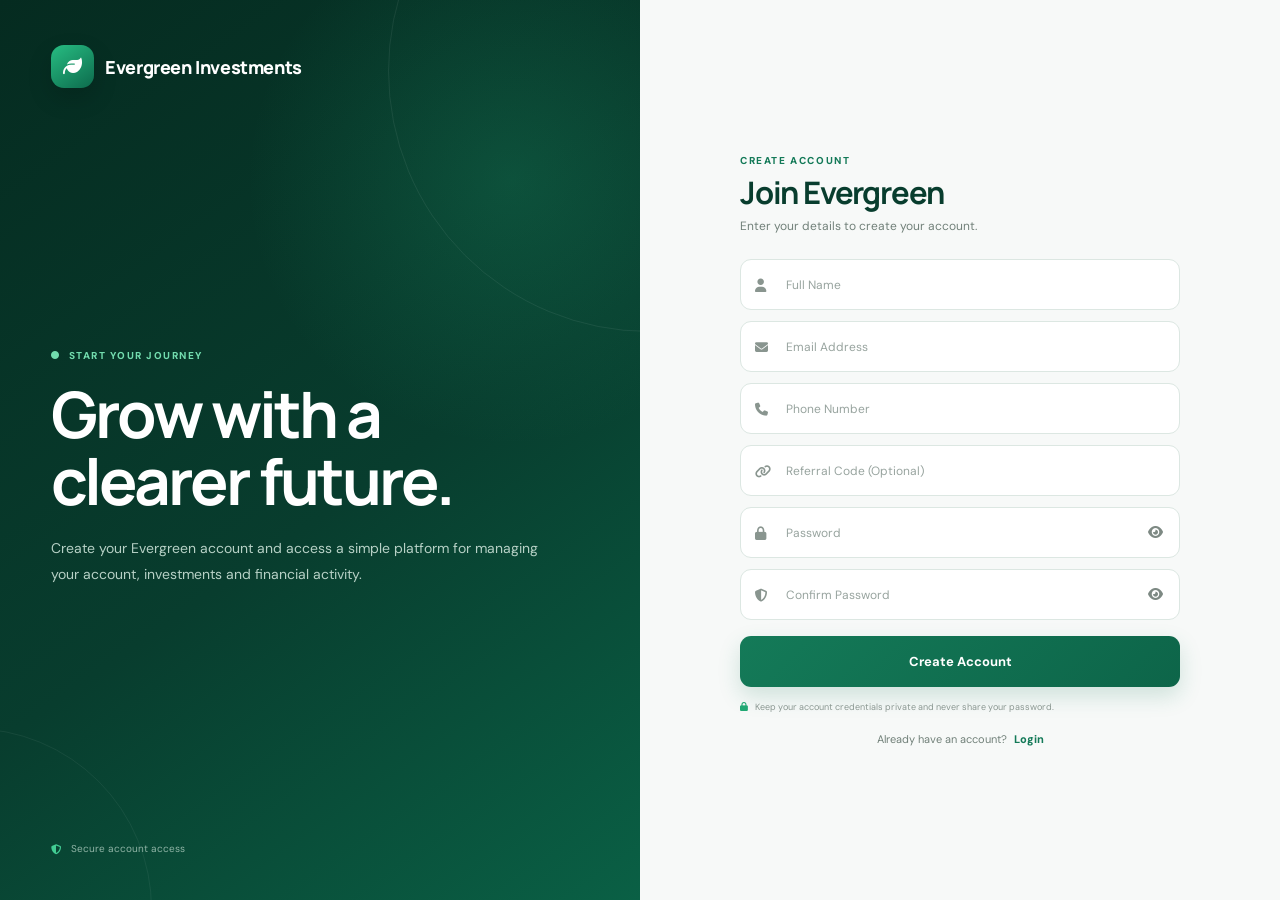
<file: register.html>
<!DOCTYPE html>
<html lang="en">

<head>

<meta charset="UTF-8">

<meta
name="viewport"
content="width=device-width, initial-scale=1.0">

<meta
name="theme-color"
content="#083d2e">

<title>Create Account | Evergreen Investments</title>

<!-- POPUP -->
<link rel="stylesheet" href="popup.css">

<!-- GOOGLE FONTS -->
<link
href="https://fonts.googleapis.com/css2?family=DM+Sans:wght@400;500;600;700&family=Manrope:wght@600;700;800&display=swap"
rel="stylesheet">

<!-- FONT AWESOME -->
<link
rel="stylesheet"
href="https://cdnjs.cloudflare.com/ajax/libs/font-awesome/6.6.0/css/all.min.css">


<style>

/* =========================================================
   EVERGREEN AUTH REGISTER
   MATCHES EVERGREEN LOGIN
========================================================= */

:root{

    --evergreen:#147a58;
    --evergreen-dark:#083d2e;

    --green:#20a873;
    --mint:#e8f7f0;

    --text:#12251e;
    --muted:#718079;

    --white:#ffffff;

    --border:#dce7e2;

}


/* =========================================================
   RESET
========================================================= */

*{

    margin:0;
    padding:0;

    box-sizing:border-box;

}

html,
body{

    width:100%;
    min-height:100%;

}

body{

    min-height:100vh;

    font-family:"DM Sans",sans-serif;

    background:#f4f7f5;

    color:var(--text);

    overflow-x:hidden;

}

a{

    text-decoration:none;

    color:inherit;

}

button,
input{

    font-family:inherit;

}


/* =========================================================
   AUTH PAGE
========================================================= */

.auth-page{

    min-height:100vh;

    display:grid;

    grid-template-columns:1fr 1fr;

}


/* =========================================================
   LEFT BRANDING
========================================================= */

.auth-brand{

    position:relative;

    min-height:100vh;

    display:flex;

    flex-direction:column;

    justify-content:space-between;

    padding:45px 8%;

    overflow:hidden;

    background:

        radial-gradient(
            circle at 80% 20%,
            rgba(39,195,137,.18),
            transparent 30%
        ),

        linear-gradient(
            145deg,
            #052b20,
            #083d2e 55%,
            #0a6045
        );

}


/* DECORATIVE CIRCLES */

.auth-brand::before{

    content:"";

    position:absolute;

    width:520px;
    height:520px;

    right:-270px;
    top:-190px;

    border-radius:50%;

    border:1px solid
    rgba(255,255,255,.07);

}

.auth-brand::after{

    content:"";

    position:absolute;

    width:360px;
    height:360px;

    left:-210px;
    bottom:-190px;

    border-radius:50%;

    border:1px solid
    rgba(255,255,255,.06);

}


/* =========================================================
   BRAND
========================================================= */

.auth-brand-logo{

    position:relative;

    z-index:2;

    display:flex;

    align-items:center;

    gap:11px;

    color:white;

    font-family:"Manrope",sans-serif;

    font-size:18px;

    font-weight:800;

    letter-spacing:-.4px;

}

.auth-brand-mark{

    width:43px;
    height:43px;

    display:flex;

    align-items:center;

    justify-content:center;

    border-radius:13px;

    background:

        linear-gradient(
            145deg,
            #27bd82,
            #0d6b4d
        );

    color:white;

    box-shadow:
        0 10px 25px
        rgba(0,0,0,.16);

}

.auth-brand-mark i{

    font-size:19px;

}


/* =========================================================
   BRAND CONTENT
========================================================= */

.auth-brand-content{

    position:relative;

    z-index:2;

    max-width:520px;

}

.auth-brand-label{

    display:inline-flex;

    align-items:center;

    gap:8px;

    margin-bottom:18px;

    color:#72dcae;

    font-size:10px;

    font-weight:800;

    letter-spacing:1.5px;

    text-transform:uppercase;

}

.auth-brand-label i{

    font-size:8px;

}


.auth-brand-content h1{

    max-width:560px;

    color:white;

    font-family:"Manrope",sans-serif;

    font-size:clamp(
        42px,
        5vw,
        65px
    );

    line-height:1.05;

    letter-spacing:-3px;

    margin-bottom:22px;

}

.auth-brand-content p{

    max-width:500px;

    color:#b7d1c6;

    font-size:14px;

    line-height:1.85;

}


/* =========================================================
   BRAND FOOTER
========================================================= */

.auth-brand-footer{

    position:relative;

    z-index:2;

    display:flex;

    align-items:center;

    gap:10px;

    color:#91b5a7;

    font-size:10px;

}

.auth-brand-footer i{

    color:#42cd94;

}


/* =========================================================
   RIGHT AUTH AREA
========================================================= */

.auth-form-area{

    min-height:100vh;

    display:flex;

    align-items:center;

    justify-content:center;

    padding:50px 8%;

    background:#f7f9f8;

}


/* =========================================================
   FORM CONTAINER
========================================================= */

.auth-form{

    width:100%;

    max-width:440px;

}


/* =========================================================
   MOBILE BRAND
========================================================= */

.mobile-brand{

    display:none;

    align-items:center;

    gap:9px;

    margin-bottom:30px;

    color:var(--evergreen-dark);

    font-family:"Manrope",sans-serif;

    font-size:17px;

    font-weight:800;

}

.mobile-brand-mark{

    width:38px;
    height:38px;

    display:flex;

    align-items:center;

    justify-content:center;

    border-radius:11px;

    background:var(--evergreen);

    color:white;

}


/* =========================================================
   FORM HEADER
========================================================= */

.form-header{

    margin-bottom:25px;

}

.form-header span{

    display:block;

    color:var(--evergreen);

    font-size:10px;

    font-weight:800;

    letter-spacing:1.6px;

    text-transform:uppercase;

    margin-bottom:8px;

}

.form-header h2{

    color:var(--evergreen-dark);

    font-family:"Manrope",sans-serif;

    font-size:31px;

    line-height:1.15;

    letter-spacing:-1.2px;

    margin-bottom:7px;

}

.form-header p{

    color:var(--muted);

    font-size:12px;

}


/* =========================================================
   INPUT
========================================================= */

.input-group{

    position:relative;

    margin-bottom:11px;

}

.input-group input{

    width:100%;

    height:51px;

    padding:0 45px;

    border:1px solid var(--border);

    border-radius:11px;

    outline:none;

    background:white;

    color:var(--text);

    font-size:12px;

    transition:.25s ease;

}

.input-group input::placeholder{

    color:#98a49f;

}

.input-group input:focus{

    border-color:var(--green);

    box-shadow:
        0 0 0 3px
        rgba(32,168,115,.09);

}

.input-icon{

    position:absolute;

    left:15px;

    top:50%;

    transform:translateY(-50%);

    color:#89958f;

    font-size:13px;

    pointer-events:none;

}


/* =========================================================
   PASSWORD TOGGLE
========================================================= */

.password-toggle{

    position:absolute;

    right:8px;

    top:50%;

    transform:translateY(-50%);

    width:34px;
    height:34px;

    border:none;

    border-radius:8px;

    background:transparent;

    color:#7d8983;

    display:flex;

    align-items:center;

    justify-content:center;

    cursor:pointer;

    transition:.2s ease;

}

.password-toggle:hover{

    color:var(--evergreen);

    background:var(--mint);

}


/* =========================================================
   REGISTER BUTTON
========================================================= */

.register-btn{

    width:100%;

    height:51px;

    margin-top:5px;

    border:none;

    border-radius:11px;

    background:

        linear-gradient(
            135deg,
            #147a58,
            #0d6549
        );

    color:white;

    font-size:13px;

    font-weight:700;

    cursor:pointer;

    box-shadow:
        0 9px 22px
        rgba(20,122,88,.18);

    transition:.25s ease;

}

.register-btn:hover{

    transform:translateY(-2px);

    box-shadow:
        0 12px 27px
        rgba(20,122,88,.23);

}

.register-btn:disabled{

    opacity:.70;

    cursor:not-allowed;

    transform:none;

}


/* =========================================================
   LOADER
========================================================= */

.loader{

    width:16px;
    height:16px;

    border:3px solid
    rgba(255,255,255,.30);

    border-top-color:white;

    border-radius:50%;

    display:inline-block;

    animation:spin .8s linear infinite;

    vertical-align:middle;

    margin-right:7px;

}

@keyframes spin{

    to{

        transform:rotate(360deg);

    }

}


/* =========================================================
   SECURITY NOTE
========================================================= */

.register-note{

    display:flex;

    align-items:flex-start;

    gap:7px;

    margin-top:13px;

    color:#8a9791;

    font-size:9px;

    line-height:1.6;

}

.register-note i{

    color:var(--green);

    margin-top:2px;

}


/* =========================================================
   LOGIN LINK
========================================================= */

.login{

    text-align:center;

    color:var(--muted);

    font-size:11px;

    margin-top:17px;

}

.login a{

    color:var(--evergreen);

    font-weight:800;

    margin-left:4px;

}

.login a:hover{

    text-decoration:underline;

}


/* =========================================================
   TABLET
========================================================= */

@media(max-width:850px){

    .auth-page{

        grid-template-columns:1fr;

    }

    .auth-brand{

        display:none;

    }

    .auth-form-area{

        min-height:100vh;

        padding:35px 25px;

    }

    .mobile-brand{

        display:flex;

    }

}


/* =========================================================
   MOBILE
========================================================= */

@media(max-width:500px){

    .auth-form-area{

        padding:25px 18px;

    }

    .auth-form{

        max-width:430px;

    }

    .mobile-brand{

        margin-bottom:25px;

        font-size:15px;

    }

    .mobile-brand-mark{

        width:36px;
        height:36px;

    }

    .form-header{

        margin-bottom:21px;

    }

    .form-header h2{

        font-size:27px;

    }

    .form-header p{

        font-size:11px;

    }

    .input-group{

        margin-bottom:9px;

    }

    .input-group input{

        height:49px;

    }

    .register-btn{

        height:50px;

    }

}


/* =========================================================
   SMALL PHONES
========================================================= */

@media(max-width:360px){

    .auth-form-area{

        padding:22px 15px;

    }

    .form-header h2{

        font-size:25px;

    }

    .mobile-brand{

        font-size:14px;

    }

}

</style>

</head>


<body>


<div class="auth-page">


    <!-- =================================================
         LEFT SIDE
    ================================================== -->

    <section class="auth-brand">


        <!-- BRAND -->

        <div class="auth-brand-logo">

            <div class="auth-brand-mark">

                <i class="fa-solid fa-leaf"></i>

            </div>

            <span>
                Evergreen Investments
            </span>

        </div>



        <!-- CONTENT -->

        <div class="auth-brand-content">

            <div class="auth-brand-label">

                <i class="fa-solid fa-circle"></i>

                Start your journey

            </div>


            <h1>

                Grow with a
                clearer future.

            </h1>


            <p>

                Create your Evergreen account and
                access a simple platform for managing
                your account, investments and financial
                activity.

            </p>

        </div>



        <!-- FOOTER -->

        <div class="auth-brand-footer">

            <i class="fa-solid fa-shield-halved"></i>

            Secure account access

        </div>


    </section>



    <!-- =================================================
         RIGHT SIDE
    ================================================== -->

    <section class="auth-form-area">


        <div class="auth-form">


            <!-- MOBILE BRAND -->

            <div class="mobile-brand">

                <div class="mobile-brand-mark">

                    <i class="fa-solid fa-leaf"></i>

                </div>

                <span>
                    Evergreen Investments
                </span>

            </div>



            <!-- FORM HEADER -->

            <div class="form-header">

                <span>
                    Create Account
                </span>

                <h2>
                    Join Evergreen
                </h2>

                <p>
                    Enter your details to create your account.
                </p>

            </div>



            <!-- FORM -->

            <form id="registerForm">


                <!-- FULL NAME -->

                <div class="input-group">

                    <i
                    class="fa-solid fa-user input-icon">
                    </i>

                    <input
                    type="text"
                    id="fullName"
                    placeholder="Full Name"
                    autocomplete="name"
                    required>

                </div>



                <!-- EMAIL -->

                <div class="input-group">

                    <i
                    class="fa-solid fa-envelope input-icon">
                    </i>

                    <input
                    type="email"
                    id="email"
                    placeholder="Email Address"
                    autocomplete="email"
                    required>

                </div>



                <!-- PHONE -->

                <div class="input-group">

                    <i
                    class="fa-solid fa-phone input-icon">
                    </i>

                    <input
                    type="tel"
                    id="phone"
                    placeholder="Phone Number"
                    autocomplete="tel"
                    required>

                </div>



                <!-- REFERRAL -->

                <div class="input-group">

                    <i
                    class="fa-solid fa-link input-icon">
                    </i>

                    <input
                    type="text"
                    id="referralCode"
                    placeholder="Referral Code (Optional)"
                    autocomplete="off">

                </div>



                <!-- PASSWORD -->

                <div class="input-group">

                    <i
                    class="fa-solid fa-lock input-icon">
                    </i>

                    <input
                    type="password"
                    id="password"
                    placeholder="Password"
                    autocomplete="new-password"
                    required>


                    <button
                    type="button"
                    class="password-toggle"
                    id="togglePassword"
                    aria-label="Show password">

                        <i class="fa-solid fa-eye"></i>

                    </button>

                </div>



                <!-- CONFIRM PASSWORD -->

                <div class="input-group">

                    <i
                    class="fa-solid fa-shield-halved input-icon">
                    </i>

                    <input
                    type="password"
                    id="confirmPassword"
                    placeholder="Confirm Password"
                    autocomplete="new-password"
                    required>


                    <button
                    type="button"
                    class="password-toggle"
                    id="toggleConfirmPassword"
                    aria-label="Show password">

                        <i class="fa-solid fa-eye"></i>

                    </button>

                </div>



                <!-- REGISTER -->

                <button
                type="submit"
                id="registerBtn"
                class="register-btn">

                    Create Account

                </button>



                <!-- SECURITY -->

                <div class="register-note">

                    <i class="fa-solid fa-lock"></i>

                    <span>

                        Keep your account credentials private
                        and never share your password.

                    </span>

                </div>



                <!-- LOGIN -->

                <div class="login">

                    Already have an account?

                    <a href="login.html">
                        Login
                    </a>

                </div>


            </form>


        </div>


    </section>


</div>



<!-- EXISTING SCRIPTS -->

<script src="popup.js"></script>

<script src="register.js"></script>


<!-- PASSWORD TOGGLE -->

<script>

function setupPasswordToggle(
    inputId,
    toggleId
){

    const input =
        document.getElementById(inputId);

    const toggle =
        document.getElementById(toggleId);

    if(!input || !toggle){

        return;

    }


    toggle.addEventListener(
        "click",
        function(){

            const icon =
                toggle.querySelector("i");


            if(input.type === "password"){

                input.type = "text";

                icon.classList.remove(
                    "fa-eye"
                );

                icon.classList.add(
                    "fa-eye-slash"
                );

                toggle.setAttribute(
                    "aria-label",
                    "Hide password"
                );

            }else{

                input.type = "password";

                icon.classList.remove(
                    "fa-eye-slash"
                );

                icon.classList.add(
                    "fa-eye"
                );

                toggle.setAttribute(
                    "aria-label",
                    "Show password"
                );

            }

        }
    );

}


setupPasswordToggle(
    "password",
    "togglePassword"
);


setupPasswordToggle(
    "confirmPassword",
    "toggleConfirmPassword"
);

</script>


</body>

   </html>
</file>
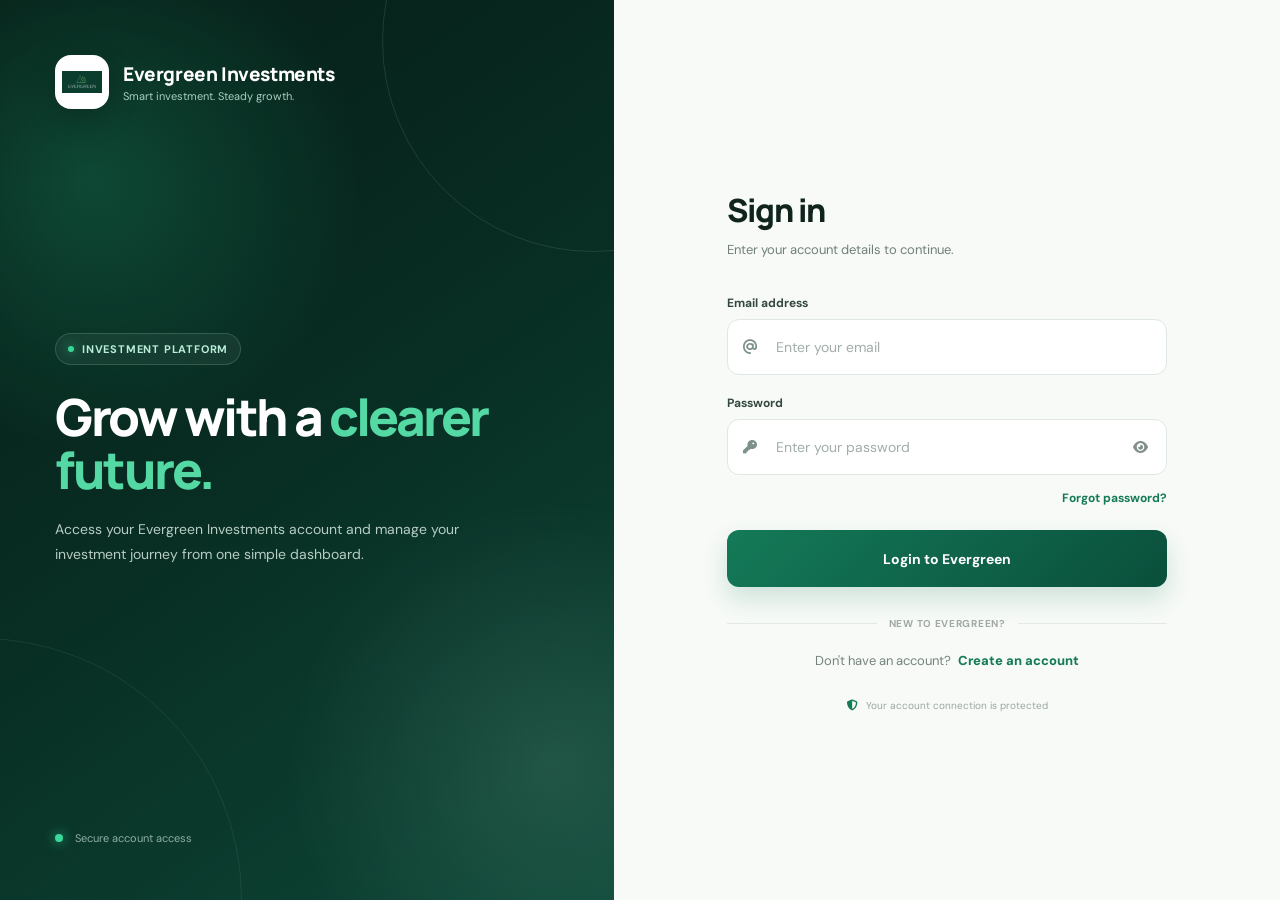
<file: transaction.html>
<!DOCTYPE html>
<html lang="en">

<head>

<meta charset="UTF-8">

<meta
    name="viewport"
    content="width=device-width, initial-scale=1.0"
>

<meta
    name="theme-color"
    content="#073b2a"
>

<title>
    Transactions | Evergreen Investments
</title>


<!-- GOOGLE FONTS -->

<link
    rel="preconnect"
    href="https://fonts.googleapis.com"
>

<link
    rel="preconnect"
    href="https://fonts.gstatic.com"
>

<link
    rel="preconnect"
    href="https://fonts.googleapis.com"
    crossorigin
>

<link
    href="https://fonts.googleapis.com/css2?family=DM+Sans:wght@400;500;600;700&family=Manrope:wght@600;700;800&display=swap"
    rel="stylesheet"
>


<!-- FONT AWESOME -->

<link
    rel="stylesheet"
    href="https://cdnjs.cloudflare.com/ajax/libs/font-awesome/6.6.0/css/all.min.css"
>


<style>

/* =====================================================
   ROOT
===================================================== */

:root{

    --forest:#073b2a;
    --evergreen:#0f6b4d;
    --green:#15966a;

    --background:#f6f8f7;
    --white:#ffffff;

    --text:#10251d;
    --muted:#7b8983;

    --border:#e4ebe7;

    --orange:#f59e0b;
    --red:#df5145;
    --blue:#3978d6;

}


/* =====================================================
   RESET
===================================================== */

*{
    margin:0;
    padding:0;
    box-sizing:border-box;
}


/* =====================================================
   BODY
===================================================== */

body{

    font-family:
        "DM Sans",
        sans-serif;

    background:
        var(--background);

    color:
        var(--text);

    min-height:100vh;

    padding-bottom:85px;

}


/* =====================================================
   HEADER
===================================================== */

.header{

    background:
        var(--forest);

    color:white;

    padding:
        18px 16px 30px;

}


.header-inner{

    max-width:720px;

    margin:auto;

}


/* =====================================================
   TOP BAR
===================================================== */

.topbar{

    display:flex;

    align-items:center;

    justify-content:space-between;

}


.back-button{

    width:38px;

    height:38px;

    border:
        1px solid
        rgba(255,255,255,.16);

    background:
        rgba(255,255,255,.07);

    color:white;

    border-radius:10px;

    display:flex;

    align-items:center;

    justify-content:center;

    text-decoration:none;

}


.back-button i{

    font-size:14px;

}


/* =====================================================
   HEADER LABEL
===================================================== */

.header-label{

    font-size:9px;

    letter-spacing:2.5px;

    font-weight:700;

    color:
        rgba(255,255,255,.48);

}


.header-title{

    margin-top:24px;

}


.header-title h1{

    font-family:
        "Manrope",
        sans-serif;

    font-size:27px;

    font-weight:800;

    letter-spacing:-.7px;

}


.header-title p{

    margin-top:5px;

    font-size:11px;

    color:
        rgba(255,255,255,.58);

}


/* =====================================================
   HEADER LINE
===================================================== */

.header-line{

    width:42px;

    height:3px;

    background:
        var(--green);

    margin-top:18px;

    border-radius:3px;

}


/* =====================================================
   MAIN
===================================================== */

.container{

    width:100%;

    max-width:720px;

    margin:auto;

    padding:
        0 15px 35px;

}


/* =====================================================
   ACTIVITY INTRO
===================================================== */

.activity-intro{

    background:white;

    margin-top:-10px;

    padding:18px 17px;

    border:
        1px solid var(--border);

    border-radius:14px;

    display:flex;

    align-items:center;

    justify-content:space-between;

    gap:15px;

    box-shadow:
        0 8px 25px
        rgba(7,59,42,.05);

}


.intro-left{

    display:flex;

    align-items:center;

    gap:12px;

}


/* Different from the old rounded icon */

.intro-mark{

    width:34px;

    height:34px;

    display:flex;

    align-items:center;

    justify-content:center;

    border-left:
        3px solid var(--green);

    color:
        var(--evergreen);

}


.intro-mark i{

    font-size:15px;

}


.intro-text h2{

    font-family:
        "Manrope",
        sans-serif;

    font-size:13px;

    font-weight:800;

}


.intro-text p{

    margin-top:3px;

    color:var(--muted);

    font-size:10px;

}


.intro-status{

    font-size:8px;

    font-weight:700;

    color:
        var(--green);

    letter-spacing:.5px;

    white-space:nowrap;

}


/* =====================================================
   SECTION HEADER
===================================================== */

.section-head{

    margin:
        25px 2px 13px;

    display:flex;

    align-items:end;

    justify-content:space-between;

}


.section-head h3{

    font-family:
        "Manrope",
        sans-serif;

    font-size:15px;

    font-weight:800;

}


.section-head span{

    color:
        var(--muted);

    font-size:9px;

}


/* =====================================================
   TRANSACTION LIST
===================================================== */

#transactions{

    display:flex;

    flex-direction:column;

    gap:8px;

}


/* =====================================================
   TRANSACTION CARD
===================================================== */

.transaction{

    position:relative;

    background:white;

    border:
        1px solid var(--border);

    border-radius:12px;

    padding:
        15px 14px 14px 17px;

    box-shadow:
        0 4px 14px
        rgba(7,59,42,.025);

    overflow:hidden;

    transition:
        transform .2s ease,
        box-shadow .2s ease;

}


/* left transaction indicator */

.transaction::before{

    content:"";

    position:absolute;

    left:0;

    top:0;

    bottom:0;

    width:3px;

    background:
        #dfe8e3;

}


/* =====================================================
   TRANSACTION TOP
===================================================== */

.top{

    display:flex;

    align-items:flex-start;

    justify-content:space-between;

    gap:15px;

}


/* =====================================================
   TRANSACTION TYPE
===================================================== */

.type{

    font-family:
        "Manrope",
        sans-serif;

    font-size:13px;

    font-weight:800;

    color:
        var(--text);

    line-height:1.35;

}


/* =====================================================
   AMOUNT
===================================================== */

.amount{

    font-family:
        "Manrope",
        sans-serif;

    font-size:14px;

    font-weight:800;

    color:
        var(--evergreen);

    white-space:nowrap;

}


/* =====================================================
   STATUS
===================================================== */

.status{

    display:inline-flex;

    align-items:center;

    margin-top:8px;

    padding:
        4px 8px;

    border-radius:5px;

    font-size:8px;

    font-weight:700;

    color:white;

    letter-spacing:.2px;

}


/* STATUS COLORS */

.Pending{
    background:var(--orange);
}

.Approved{
    background:var(--green);
}

.Rejected{
    background:var(--red);
}

.Active{
    background:var(--blue);
}

.Completed{
    background:#69736f;
}

.Credited{
    background:var(--green);
}


/* =====================================================
   DATE
===================================================== */

.date{

    display:flex;

    align-items:center;

    gap:6px;

    margin-top:10px;

    padding-top:9px;

    border-top:
        1px solid #edf1ef;

    color:
        var(--muted);

    font-size:9px;

}


.date i{

    font-size:9px;

    color:
        #9ba8a2;

}


/* =====================================================
   EMPTY STATE
===================================================== */

.empty-state{

    background:white;

    border:
        1px solid var(--border);

    border-radius:14px;

    padding:
        52px 22px;

    text-align:center;

}


.empty-symbol{

    width:44px;

    height:44px;

    margin:
        0 auto 17px;

    border:
        1px solid #dbe6e0;

    display:flex;

    align-items:center;

    justify-content:center;

    color:
        var(--evergreen);

    background:
        #f5faf7;

}


.empty-symbol i{

    font-size:17px;

}


.empty-state h3{

    font-family:
        "Manrope",
        sans-serif;

    font-size:14px;

    margin-bottom:6px;

}


.empty-state p{

    max-width:260px;

    margin:auto;

    font-size:10px;

    line-height:1.6;

    color:
        var(--muted);

}


/* =====================================================
   BOTTOM NAV
===================================================== */

.bottom-nav{

    position:fixed;

    left:0;

    right:0;

    bottom:0;

    height:68px;

    background:white;

    border-top:
        1px solid var(--border);

    display:flex;

    align-items:center;

    justify-content:space-around;

    z-index:1000;

    box-shadow:
        0 -5px 20px
        rgba(7,59,42,.06);

}


.bottom-nav a{

    position:relative;

    min-width:58px;

    display:flex;

    flex-direction:column;

    align-items:center;

    justify-content:center;

    gap:5px;

    text-decoration:none;

    color:#929d98;

    font-size:9px;

    font-weight:600;

}


.bottom-nav a i{

    font-size:15px;

}


.bottom-nav a.active{

    color:
        var(--evergreen);

}


/* active line instead of rounded icon */

.bottom-nav a.active::before{

    content:"";

    position:absolute;

    top:0;

    width:18px;

    height:2px;

    background:
        var(--evergreen);

}


/* =====================================================
   MOBILE
===================================================== */

@media(max-width:420px){

    .container{

        padding-left:12px;

        padding-right:12px;

    }


    .header{

        padding-left:14px;

        padding-right:14px;

    }


    .header-title h1{

        font-size:24px;

    }


    .activity-intro{

        padding:16px 14px;

    }


    .intro-status{

        display:none;

    }


    .transaction{

        padding:
            14px 12px 13px 15px;

    }


    .type{

        font-size:12px;

    }


    .amount{

        font-size:13px;

    }

}

</style>

</head>


<body>


<!-- =====================================================
     HEADER
===================================================== -->

<header class="header">

    <div class="header-inner">


        <div class="topbar">


            <a
                href="dashboard.html"
                class="back-button"
            >

                <i class="fa-solid fa-arrow-left"></i>

            </a>


            <span class="header-label">
                EVERGREEN ACCOUNT
            </span>


        </div>


        <div class="header-title">

            <h1>
                Transactions
            </h1>

            <p>
                A complete record of your account activity
            </p>

            <div class="header-line"></div>

        </div>


    </div>

</header>



<!-- =====================================================
     MAIN
===================================================== -->

<main class="container">


    <!-- ACTIVITY INTRO -->

    <section class="activity-intro">


        <div class="intro-left">


            <div class="intro-mark">

                <i class="fa-solid fa-list-check"></i>

            </div>


            <div class="intro-text">

                <h2>
                    Account Activity
                </h2>

                <p>
                    Your latest financial movements
                </p>

            </div>


        </div>


        <span class="intro-status">
            LIVE RECORD
        </span>


    </section>



    <!-- SECTION -->

    <div class="section-head">

        <h3>
            Recent Activity
        </h3>

        <span>
            Transaction history
        </span>

    </div>



    <!-- TRANSACTIONS -->

    <div id="transactions">

        <!-- transaction.js loads transactions here -->

    </div>


</main>



<!-- =====================================================
     BOTTOM NAVIGATION
===================================================== -->

<nav class="bottom-nav">


    <a href="home.html">

        <i class="fa-solid fa-house"></i>

        <span>
            Home
        </span>

    </a>


    <a href="investment.html">

        <i class="fa-solid fa-box-open"></i>

        <span>
            Products
        </span>

    </a>


    <a href="invite.html">

        <i class="fa-solid fa-users"></i>

        <span>
            Team
        </span>

    </a>


    <a
        href="dashboard.html"
        class="active"
    >

        <i class="fa-solid fa-user"></i>

        <span>
            Mine
        </span>

    </a>


</nav>



<!-- EXISTING TRANSACTION SCRIPT -->

<script src="transaction.js"></script>


</body>

</html>
</file>
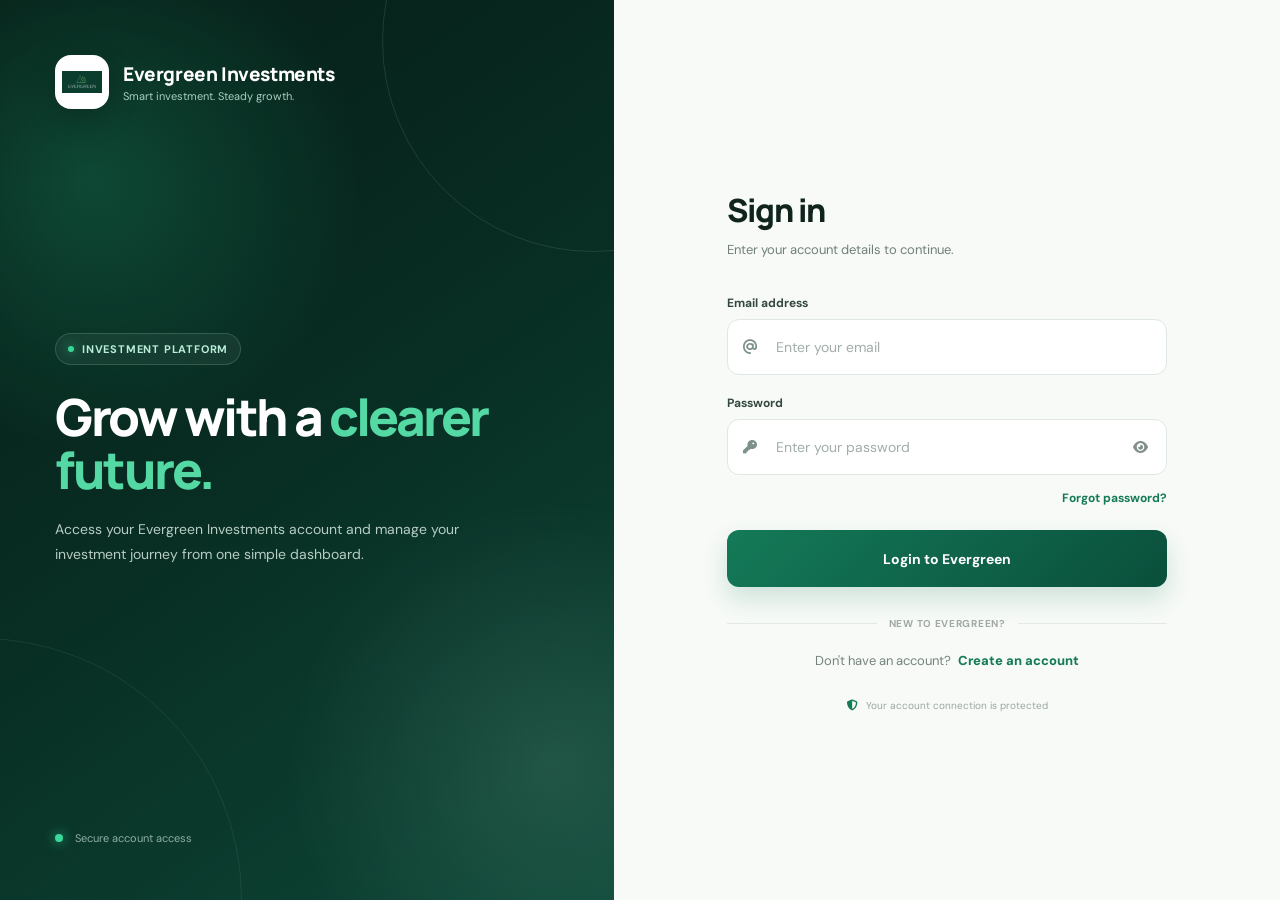
<file: withdraw.html>
<!DOCTYPE html>
<html lang="en">

<head>

<meta charset="UTF-8">

<meta name="viewport"
content="width=device-width, initial-scale=1.0">

<title>Withdraw | Evergreen Investments</title>

<link
href="https://fonts.googleapis.com/css2?family=DM+Sans:wght@400;500;600;700&family=Manrope:wght@600;700;800&display=swap"
rel="stylesheet">

<link
rel="stylesheet"
href="https://cdnjs.cloudflare.com/ajax/libs/font-awesome/6.6.0/css/all.min.css">

<style>

:root{
    --forest:#073b2a;
    --evergreen:#0f6b4d;
    --green:#15966a;
    --mint:#e8f6f0;
    --soft:#f5f8f6;
    --text:#10251d;
    --muted:#74827c;
    --border:#e2ebe6;
    --white:#ffffff;
}

*{
    margin:0;
    padding:0;
    box-sizing:border-box;
}

html{
    scroll-behavior:smooth;
}

body{
    font-family:"DM Sans",sans-serif;
    background:#f3f7f5;
    color:var(--text);
    min-height:100vh;
}


/* =========================
   APP
========================= */

.app{
    width:100%;
    max-width:560px;
    margin:auto;
    min-height:100vh;
    background:#f7faf8;
    padding-bottom:90px;
}


/* =========================
   TOP AREA
========================= */

.top-area{
    background:var(--forest);
    padding:24px 20px 70px;
    position:relative;
    overflow:hidden;
}

.top-area::before{
    content:"";
    position:absolute;
    width:220px;
    height:220px;
    border-radius:50%;
    background:rgba(255,255,255,.035);
    right:-90px;
    top:-100px;
}

.top-area::after{
    content:"";
    position:absolute;
    width:150px;
    height:150px;
    border-radius:50%;
    background:rgba(35,190,133,.08);
    left:-80px;
    bottom:-80px;
}

.top-content{
    position:relative;
    z-index:2;
}

.topbar{
    display:flex;
    align-items:center;
    justify-content:space-between;
}

.back-button{
    width:40px;
    height:40px;
    border-radius:12px;
    background:rgba(255,255,255,.08);
    display:flex;
    align-items:center;
    justify-content:center;
    color:white;
    text-decoration:none;
    transition:.2s;
}

.back-button:active{
    transform:scale(.95);
}

.top-title{
    text-align:center;
    color:white;
}

.top-title span{
    display:block;
    font-size:9px;
    letter-spacing:2px;
    font-weight:700;
    opacity:.6;
}

.top-title h1{
    font-family:"Manrope",sans-serif;
    font-size:18px;
    margin-top:3px;
}

.top-placeholder{
    width:40px;
}


/* =========================
   BALANCE CARD
========================= */

.balance-card{
    margin:-46px 18px 0;
    position:relative;
    z-index:5;

    background:white;
    border:1px solid var(--border);
    border-radius:22px;

    padding:20px;

    box-shadow:
        0 15px 35px rgba(7,59,42,.10);
}

.balance-top{
    display:flex;
    align-items:center;
    justify-content:space-between;
}

.balance-label{
    font-size:12px;
    color:var(--muted);
    font-weight:600;
}

.balance-status{
    display:flex;
    align-items:center;
    gap:6px;

    font-size:10px;
    font-weight:700;
    color:var(--green);
    background:var(--mint);
    padding:6px 9px;
    border-radius:20px;
}

.balance-status i{
    font-size:7px;
}

.balance-value{
    margin-top:10px;

    font-family:"Manrope",sans-serif;
    font-size:30px;
    font-weight:800;
    letter-spacing:-.7px;
}

.balance-note{
    margin-top:6px;
    font-size:11px;
    color:var(--muted);
}


/* =========================
   CONTENT
========================= */

.content{
    padding:22px 18px 0;
}

.section-title{
    font-family:"Manrope",sans-serif;
    font-size:17px;
    font-weight:800;
    margin-bottom:15px;
}


/* =========================
   FORM CARD
========================= */

.form-card{
    background:white;
    border:1px solid var(--border);
    border-radius:20px;
    padding:19px;
    box-shadow:0 7px 22px rgba(7,59,42,.045);
}

.form-group{
    margin-bottom:17px;
}

.form-group:last-of-type{
    margin-bottom:0;
}

label{
    display:flex;
    align-items:center;
    gap:7px;

    font-size:12px;
    font-weight:700;
    color:#33443d;

    margin-bottom:8px;
}

label i{
    color:var(--green);
    font-size:11px;
}

input,
select{
    width:100%;
    height:48px;

    border:1px solid var(--border);
    border-radius:12px;

    padding:0 13px;

    background:#fbfcfb;

    color:var(--text);

    font-family:"DM Sans",sans-serif;
    font-size:13px;

    outline:none;

    transition:.2s;
}

input::placeholder{
    color:#a2ada8;
}

input:focus,
select:focus{
    border-color:#58ad8b;
    background:white;
    box-shadow:0 0 0 4px rgba(21,150,106,.08);
}

select{
    cursor:pointer;
}


/* =========================
   AMOUNT
========================= */

.amount-wrapper{
    position:relative;
}

.amount-symbol{
    position:absolute;
    left:14px;
    top:50%;
    transform:translateY(-50%);

    font-size:13px;
    font-weight:700;
    color:var(--green);

    pointer-events:none;
}

.amount-wrapper input{
    padding-left:32px;
}

.amount-hint{
    display:flex;
    justify-content:space-between;

    margin-top:7px;

    font-size:10px;
    color:var(--muted);
}


/* =========================
   SUBMIT BUTTON
========================= */

.withdraw-button{
    width:100%;
    height:52px;

    margin-top:21px;

    border:0;
    border-radius:14px;

    background:var(--evergreen);
    color:white;

    font-family:"Manrope",sans-serif;
    font-size:13px;
    font-weight:800;

    cursor:pointer;

    display:flex;
    align-items:center;
    justify-content:center;
    gap:9px;

    box-shadow:0 9px 20px rgba(15,107,77,.18);

    transition:.2s;
}

.withdraw-button:hover{
    background:#0b5b42;
}

.withdraw-button:active{
    transform:scale(.985);
}

.withdraw-button i{
    font-size:13px;
}


/* =========================
   SECURITY MESSAGE
========================= */

.security-box{
    margin-top:14px;

    display:flex;
    gap:10px;

    background:#f1f7f4;

    border:1px solid #dcebe4;

    border-radius:14px;

    padding:13px;
}

.security-icon{
    flex-shrink:0;

    width:31px;
    height:31px;

    border-radius:9px;

    background:#dff2e9;
    color:var(--green);

    display:flex;
    align-items:center;
    justify-content:center;

    font-size:12px;
}

.security-text strong{
    display:block;

    font-size:11px;
    margin-bottom:3px;
}

.security-text p{
    font-size:10px;
    line-height:1.5;
    color:var(--muted);
}


/* =========================
   WITHDRAWAL RULES
========================= */

.rules-card{
    margin-top:18px;

    background:white;

    border:1px solid var(--border);

    border-radius:20px;

    padding:19px;
}

.rules-heading{
    display:flex;
    align-items:center;
    gap:10px;

    margin-bottom:15px;
}

.rules-icon{
    width:36px;
    height:36px;

    border-radius:11px;

    background:#edf6f2;
    color:var(--green);

    display:flex;
    align-items:center;
    justify-content:center;
}

.rules-heading h3{
    font-family:"Manrope",sans-serif;
    font-size:14px;
}

.rules-heading span{
    display:block;
    margin-top:2px;
    font-size:9px;
    color:var(--muted);
}

.rule{
    display:flex;
    gap:11px;

    padding:12px 0;

    border-bottom:1px solid #edf1ef;
}

.rule:last-child{
    border-bottom:0;
    padding-bottom:0;
}

.rule-number{
    flex-shrink:0;

    width:25px;
    height:25px;

    border-radius:8px;

    background:var(--mint);
    color:var(--green);

    display:flex;
    align-items:center;
    justify-content:center;

    font-size:9px;
    font-weight:800;
}

.rule p{
    font-size:11px;
    line-height:1.55;
    color:#65736d;
}

.rule strong{
    color:var(--text);
}


/* =========================
   SUPPORT
========================= */

.support{
    text-align:center;
    margin-top:20px;
}

.support p{
    font-size:10px;
    color:var(--muted);
    margin-bottom:8px;
}

.support a{
    color:var(--green);
    text-decoration:none;
    font-size:11px;
    font-weight:700;
}


/* =========================
   BOTTOM NAV
========================= */

.bottom-nav{
    position:fixed;

    bottom:0;
    left:50%;
    transform:translateX(-50%);

    width:100%;
    max-width:560px;

    height:70px;

    background:rgba(255,255,255,.96);

    border-top:1px solid var(--border);

    display:flex;
    align-items:center;
    justify-content:space-around;

    z-index:100;

    backdrop-filter:blur(14px);
}

.bottom-nav a{
    width:25%;

    display:flex;
    flex-direction:column;
    align-items:center;
    justify-content:center;
    gap:5px;

    text-decoration:none;

    color:#94a19b;

    font-size:9px;
    font-weight:600;

    transition:.2s;
}

.bottom-nav a i{
    font-size:16px;
}

.bottom-nav a.active{
    color:var(--green);
}

.bottom-nav a.active i{
    transform:translateY(-1px);
}


/* =========================
   DESKTOP
========================= */

@media(min-width:700px){

    body{
        padding:30px 0;
    }

    .app{
        border-radius:28px;
        overflow:hidden;

        box-shadow:
            0 25px 70px rgba(7,59,42,.12);
    }

    .bottom-nav{
        border-radius:0 0 28px 28px;
    }

}


/* =========================
   SMALL PHONES
========================= */

@media(max-width:380px){

    .top-area{
        padding-left:15px;
        padding-right:15px;
    }

    .balance-card{
        margin-left:14px;
        margin-right:14px;
    }

    .content{
        padding-left:14px;
        padding-right:14px;
    }

    .balance-value{
        font-size:27px;
    }

}

</style>

</head>


<body>

<div class="app">


<!-- =========================
     TOP AREA
========================= -->

<section class="top-area">

<div class="top-content">

<div class="topbar">

<a
href="dashboard.html"
class="back-button"
aria-label="Back"
>

<i class="fa-solid fa-arrow-left"></i>

</a>


<div class="top-title">

<span>EVERGREEN</span>

<h1>Withdraw Funds</h1>

</div>


<div class="top-placeholder"></div>

</div>

</div>

</section>


<!-- =========================
     BALANCE
========================= -->

<div class="balance-card">

<div class="balance-top">

<span class="balance-label">
Available to withdraw
</span>

<span class="balance-status">

<i class="fa-solid fa-circle"></i>

Available

</span>

</div>


<div
class="balance-value"
id="withdrawableBalance"
>
₦0.00
</div>


<p class="balance-note">
Your withdrawable earnings and eligible rewards.
</p>

</div>


<!-- =========================
     CONTENT
========================= -->

<main class="content">


<h2 class="section-title">
Bank Details
</h2>


<div class="form-card">


<!-- BANK -->

<div class="form-group">

<label for="bankName">

<i class="fa-solid fa-building-columns"></i>

Select Bank

</label>


<select
id="bankName"
required
>

<option value="">
Choose your bank
</option>

<option>Access Bank</option>

<option>Carbon</option>

<option>Citibank Nigeria</option>

<option>Ecobank Nigeria</option>

<option>Eyowo</option>

<option>FairMoney</option>

<option>Fidelity Bank</option>

<option>First Bank of Nigeria</option>

<option>First City Monument Bank (FCMB)</option>

<option>Globus Bank</option>

<option>Guaranty Trust Bank (GTBank)</option>

<option>Heritage Bank</option>

<option>Jaiz Bank</option>

<option>Keystone Bank</option>

<option>Kuda Bank</option>

<option>Lotus Bank</option>

<option>Mintyn Bank</option>

<option>Moniepoint</option>

<option>OPay</option>

<option>Optimus Bank</option>

<option>Paga</option>

<option>PalmPay</option>

<option>Parallex Bank</option>

<option>Paycom</option>

<option>Polaris Bank</option>

<option>PremiumTrust Bank</option>

<option>Providus Bank</option>

<option>Rubies Bank</option>

<option>Sparkle</option>

<option>Stanbic IBTC Bank</option>

<option>Sterling Bank</option>

<option>SunTrust Bank</option>

<option>TajBank</option>

<option>Titan Trust Bank</option>

<option>Union Bank</option>

<option>United Bank for Africa (UBA)</option>

<option>Unity Bank</option>

<option>VFD Microfinance Bank</option>

<option>Wema Bank</option>

<option>Zenith Bank</option>

</select>

</div>


<!-- ACCOUNT NUMBER -->

<div class="form-group">

<label for="accountNumber">

<i class="fa-solid fa-hashtag"></i>

Account Number

</label>


<input
type="text"
id="accountNumber"
maxlength="10"
inputmode="numeric"
placeholder="Enter 10-digit account number"
required
>

</div>


<!-- ACCOUNT NAME -->

<div class="form-group">

<label for="accountName">

<i class="fa-solid fa-user"></i>

Account Name

</label>


<input
type="text"
id="accountName"
placeholder="Enter account holder name"
required
>

</div>


<!-- AMOUNT -->

<div class="form-group">

<label for="amount">

<i class="fa-solid fa-money-bill-wave"></i>

Withdrawal Amount

</label>


<div class="amount-wrapper">

<span class="amount-symbol">
₦
</span>

<input
type="number"
id="amount"
placeholder="Enter amount"
min="1000"
required
>

</div>


<div class="amount-hint">

<span>
Minimum withdrawal
</span>

<strong>
₦1,000
</strong>

</div>

</div>


<!-- SUBMIT -->

<button
type="button"
class="withdraw-button"
onclick="submitWithdrawal()"
>

<i class="fa-solid fa-arrow-up-right-dots"></i>

Request Withdrawal

</button>


</div>


<!-- =========================
     SECURITY
========================= -->

<div class="security-box">

<div class="security-icon">

<i class="fa-solid fa-shield-halved"></i>

</div>

<div class="security-text">

<strong>
Check your details carefully
</strong>

<p>
Make sure your bank name, account number and account name are correct before submitting your withdrawal request.
</p>

</div>

</div>


<!-- =========================
     RULES
========================= -->

<div class="rules-card">

<div class="rules-heading">

<div class="rules-icon">

<i class="fa-solid fa-list-check"></i>

</div>

<div>

<h3>
Withdrawal Rules
</h3>

<span>
Important information
</span>

</div>

</div>


<div class="rule">

<div class="rule-number">
01
</div>

<p>
Minimum withdrawal amount is
<strong>₦1,000</strong>.
</p>

</div>


<div class="rule">

<div class="rule-number">
02
</div>

<p>
You must make at least
<strong>one investment</strong>
before withdrawing eligible earnings or referral bonuses.
</p>

</div>


<div class="rule">

<div class="rule-number">
03
</div>

<p>
Withdrawal requests are processed within
<strong>few mins</strong>.
</p>

</div>


<div class="rule">

<div class="rule-number">
04
</div>

<p>
Incorrect bank information may cause delays, so verify your details before submitting.
</p>

</div>


</div>


<!-- =========================
     SUPPORT
========================= -->

<div class="support">

<p>
Need assistance with a withdrawal?
</p>

<a href="https://t.me/Evergreenlimited">

<i class="fa-brands fa-telegram"></i>

 Contact Support

</a>

</div>


</main>


<!-- =========================
     BOTTOM NAV
========================= -->

<nav class="bottom-nav">

<a href="home.html">

<i class="fa-solid fa-house"></i>

<span>Home</span>

</a>


<a href="investment.html">

<i class="fa-solid fa-chart-line"></i>

<span>Product</span>

</a>


<a href="invite.html">

<i class="fa-solid fa-users"></i>

<span>Team</span>

</a>


<a href="dashboard.html">

<i class="fa-solid fa-user"></i>

<span>Mine</span>

</a>

</nav>


</div>


<!-- =========================
     EXISTING WITHDRAWAL JS
========================= -->

<script src="withdraw.js"></script>

</body>

</html>
</file>
<file: admin.css>
/* ===================================
   CREST WEALTH ADMIN PANEL
   PART 1
=================================== */

*{
margin:0;
padding:0;
box-sizing:border-box;
font-family:'Poppins',sans-serif;
}

body{
background:#f4f7fb;
color:#1e293b;
overflow-x:hidden;
}

.admin-dashboard{
display:flex;
min-height:100vh;
}

/* ======================
SIDEBAR
====================== */

.sidebar{
width:280px;
background:linear-gradient(180deg,#07162c,#0A2540);
color:white;
padding:30px 20px;
position:fixed;
top:0;
left:0;
bottom:0;
overflow-y:auto;
box-shadow:5px 0 20px rgba(0,0,0,.15);
}

.logo{
display:flex;
align-items:center;
gap:12px;
margin-bottom:35px;
}

.logo i{
font-size:34px;
color:#10b981;
}

.logo h2{
font-size:24px;
font-weight:700;
}

.admin-profile{
background:rgba(255,255,255,.08);
padding:25px;
border-radius:18px;
text-align:center;
margin-bottom:35px;
}

.admin-profile i{
font-size:70px;
color:#10b981;
margin-bottom:15px;
}

.admin-profile h3{
font-size:20px;
margin-bottom:5px;
}

.admin-profile p{
color:#cbd5e1;
font-size:14px;
}

.sidebar ul{
list-style:none;
}

.sidebar ul li{
display:flex;
align-items:center;
gap:15px;
padding:16px;
margin-bottom:10px;
border-radius:12px;
cursor:pointer;
transition:.3s;
font-weight:500;
}

.sidebar ul li:hover{
background:#10b981;
transform:translateX(6px);
}

.sidebar ul li.active{
background:#10b981;
}

.sidebar ul li i{
width:24px;
text-align:center;
font-size:20px;
}

/* ======================
MAIN
====================== */

.main{
margin-left:280px;
width:calc(100% - 280px);
padding:30px;
}

/* ======================
TOPBAR
====================== */

.topbar{
display:flex;
justify-content:space-between;
align-items:center;
background:white;
padding:25px;
border-radius:20px;
box-shadow:0 10px 30px rgba(0,0,0,.08);
margin-bottom:35px;
}

.topbar h1{
font-size:30px;
color:#0A2540;
}

.topbar p{
color:#64748b;
margin-top:5px;
}

.top-icons{
display:flex;
gap:18px;
}

.notification{
position:relative;
width:55px;
height:55px;
background:#eef2ff;
border-radius:50%;
display:flex;
align-items:center;
justify-content:center;
cursor:pointer;
transition:.3s;
}

.notification:hover{
background:#10b981;
color:white;
}

.notification i{
font-size:22px;
}

.notification span{
position:absolute;
top:-5px;
right:-5px;
background:red;
color:white;
width:20px;
height:20px;
border-radius:50%;
display:flex;
align-items:center;
justify-content:center;
font-size:11px;
font-weight:bold;
}

/* ======================
SECTION TITLE
====================== */

.section-title{
font-size:28px;
font-weight:700;
margin:35px 0 20px;
color:#0A2540;
  }
/* ===================================
   ADMIN CSS PART 2
   STATISTICS • QUICK ACTIONS
   SEARCH BAR
=================================== */

/* ======================
STATISTICS CARDS
====================== */

.stats-grid{
display:grid;
grid-template-columns:repeat(auto-fit,minmax(240px,1fr));
gap:25px;
margin-bottom:40px;
}

.stat-card{
padding:30px;
border-radius:20px;
color:white;
position:relative;
overflow:hidden;
box-shadow:0 15px 35px rgba(0,0,0,.12);
transition:.35s;
}

.stat-card:hover{
transform:translateY(-8px);
}

.stat-card::before{
content:"";
position:absolute;
width:120px;
height:120px;
background:rgba(255,255,255,.12);
border-radius:50%;
top:-30px;
right:-30px;
}

.stat-card h4{
font-size:16px;
font-weight:500;
opacity:.9;
}

.stat-card h2{
font-size:34px;
margin:15px 0;
font-weight:700;
}

.stat-card p{
font-size:14px;
opacity:.9;
}

/* CARD COLORS */

.blue{
background:linear-gradient(135deg,#2563eb,#1d4ed8);
}

.green{
background:linear-gradient(135deg,#10b981,#059669);
}

.gold{
background:linear-gradient(135deg,#f59e0b,#d97706);
}

.red{
background:linear-gradient(135deg,#ef4444,#dc2626);
}

.purple{
background:linear-gradient(135deg,#8b5cf6,#6d28d9);
}

.orange{
background:linear-gradient(135deg,#fb923c,#ea580c);
}

/* ======================
QUICK ACTION BUTTONS
====================== */

.quick-actions{
display:grid;
grid-template-columns:repeat(auto-fit,minmax(220px,1fr));
gap:20px;
margin-bottom:45px;
}

.quick-actions button{
background:white;
border:none;
padding:22px;
border-radius:18px;
cursor:pointer;
font-size:16px;
font-weight:600;
box-shadow:0 10px 25px rgba(0,0,0,.08);
transition:.3s;
}

.quick-actions button:hover{
background:#10b981;
color:white;
transform:translateY(-6px);
}

.quick-actions button i{
display:block;
font-size:28px;
margin-bottom:12px;
color:#10b981;
}

.quick-actions button:hover i{
color:white;
}

/* ======================
SEARCH BOX
====================== */

.search-box{
display:flex;
gap:15px;
margin-bottom:30px;
}

.search-box input{
flex:1;
padding:16px 20px;
border:2px solid #e2e8f0;
border-radius:14px;
font-size:15px;
transition:.3s;
}

.search-box input:focus{
border-color:#10b981;
outline:none;
}

.search-box button{
padding:16px 28px;
border:none;
border-radius:14px;
background:#10b981;
color:white;
font-size:15px;
font-weight:600;
cursor:pointer;
transition:.3s;
}

.search-box button:hover{
background:#0A2540;
  }
/* ===================================
   ADMIN CSS PART 3
   TABLES • ACTIVITY • BUTTONS
=================================== */

/* ======================
TABLE BOX
====================== */

.table-box{
background:#fff;
padding:25px;
border-radius:20px;
box-shadow:0 12px 30px rgba(0,0,0,.08);
margin-bottom:40px;
overflow-x:auto;
}

table{
width:100%;
border-collapse:collapse;
min-width:800px;
}

table thead{
background:#0A2540;
color:white;
}

table th{
padding:18px;
text-align:left;
font-size:15px;
}

table td{
padding:18px;
border-bottom:1px solid #e5e7eb;
color:#475569;
}

table tbody tr{
transition:.3s;
}

table tbody tr:hover{
background:#f8fafc;
}

/* ======================
STATUS BADGES
====================== */

.verified,
.approved{
display:inline-block;
background:#10b981;
color:white;
padding:6px 14px;
border-radius:20px;
font-size:13px;
font-weight:600;
}

.pending{
display:inline-block;
background:#f59e0b;
color:white;
padding:6px 14px;
border-radius:20px;
font-size:13px;
font-weight:600;
}

.rejected{
display:inline-block;
background:#ef4444;
color:white;
padding:6px 14px;
border-radius:20px;
font-size:13px;
font-weight:600;
}

/* ======================
ACTION BUTTONS
====================== */

.view,
.approve,
.reject,
.delete{
border:none;
padding:10px 18px;
border-radius:8px;
font-size:14px;
font-weight:600;
cursor:pointer;
margin:3px;
transition:.3s;
}

.view{
background:#3b82f6;
color:white;
}

.approve{
background:#10b981;
color:white;
}

.reject{
background:#ef4444;
color:white;
}

.delete{
background:#64748b;
color:white;
}

.view:hover,
.approve:hover,
.reject:hover,
.delete:hover{
transform:translateY(-2px);
opacity:.9;
}

/* ======================
RECENT ACTIVITY
====================== */

.activity-box{
display:flex;
flex-direction:column;
gap:20px;
margin-bottom:40px;
}

.activity{
display:flex;
align-items:center;
gap:20px;
background:white;
padding:20px;
border-radius:18px;
box-shadow:0 10px 25px rgba(0,0,0,.08);
transition:.3s;
}

.activity:hover{
transform:translateY(-5px);
}

.activity i{
width:60px;
height:60px;
border-radius:50%;
background:#10b981;
color:white;
display:flex;
justify-content:center;
align-items:center;
font-size:24px;
}

.activity h4{
color:#0A2540;
margin-bottom:6px;
font-size:18px;
}

.activity p{
color:#64748b;
font-size:14px;
line-height:1.6;
  }
/* ===================================
   ADMIN CSS PART 4
   FOOTER • RESPONSIVE • ANIMATIONS
=================================== */

/* ======================
FOOTER
====================== */

footer{
margin-top:40px;
padding:25px;
background:#07162c;
color:#cbd5e1;
text-align:center;
border-radius:20px;
font-size:15px;
}

/* ======================
SCROLLBAR
====================== */

::-webkit-scrollbar{
width:8px;
}

::-webkit-scrollbar-track{
background:#e5e7eb;
}

::-webkit-scrollbar-thumb{
background:#10b981;
border-radius:20px;
}

::-webkit-scrollbar-thumb:hover{
background:#059669;
}

/* ======================
ANIMATIONS
====================== */

@keyframes fadeUp{

0%{
opacity:0;
transform:translateY(25px);
}

100%{
opacity:1;
transform:translateY(0);
}

}

.stat-card,
.table-box,
.activity,
.quick-actions button,
.search-box,
.notification{
animation:fadeUp .7s ease;
}

/* ======================
RESPONSIVE
====================== */

@media(max-width:992px){

.sidebar{
width:90px;
padding:20px 10px;
}

.logo h2,
.admin-profile h3,
.admin-profile p,
.sidebar ul li span{
display:none;
}

.admin-profile i{
font-size:45px;
}

.main{
margin-left:90px;
width:calc(100% - 90px);
}

.topbar{
flex-direction:column;
align-items:flex-start;
gap:20px;
}

}

@media(max-width:768px){

.sidebar{
position:fixed;
left:-100%;
width:260px;
transition:.4s;
z-index:999;
}

.sidebar.active{
left:0;
}

.main{
margin-left:0;
width:100%;
padding:20px;
}

.stats-grid,
.quick-actions{
grid-template-columns:1fr;
}

.topbar h1{
font-size:24px;
}

.section-title{
font-size:22px;
}

.search-box{
flex-direction:column;
}

.search-box button{
width:100%;
}

table{
font-size:13px;
}

table th,
table td{
padding:12px;
}

}

/* ======================
BUTTON EFFECTS
====================== */

button{
outline:none;
}

button:active{
transform:scale(.98);
}

input{
outline:none;
}

/* ======================
HOVER EFFECTS
====================== */

.stat-card:hover,
.table-box:hover,
.activity:hover{
transition:all .3s ease;
}

/* ======================
UTILITY CLASSES
====================== */

.text-center{
text-align:center;
}

.mt-20{
margin-top:20px;
}

.mb-20{
margin-bottom:20px;
}

.hidden{
display:none;
  }
.popup-overlay{
    position: fixed !important;
    top: 0 !important;
    left: 0 !important;
    width: 100vw !important;
    height: 100vh !important;
    display: flex !important;
    justify-content: center !important;
    align-items: center !important;
    z-index: 999999 !important;
}

.popup{
    position: relative !important;
}
.popup-icon.success{
    background:#dcfce7;
    color:#16a34a;
}

.popup-icon.error{
    background:#fee2e2;
    color:#dc2626;
}

.confirm-btn{
    background:#2563eb !important;
    color:#fff !important;
}

.cancel-btn{
    background:#e5e7eb !important;
    color:#111827 !important;
}
</file>
<file: popup.css>
/* =========================================================
   EVERGREEN INVESTMENTS
   PREMIUM POPUP SYSTEM
========================================================= */

:root {
    --ev-deep: #06281c;
    --ev-dark: #0b3b2a;
    --ev-green: #147a58;
    --ev-bright: #20a873;
    --ev-mint: #e8f7f0;
    --ev-text: #10251d;
    --ev-muted: #718079;
    --ev-border: #e1e9e5;
    --ev-paper: #f8faf9;
    --white: #ffffff;
}


/* =========================================================
   OVERLAY
========================================================= */

.popup-overlay {
    position: fixed;
    inset: 0;
    width: 100%;
    height: 100%;

    display: flex;
    align-items: center;
    justify-content: center;

    padding: 18px;
    box-sizing: border-box;

    background: rgba(3, 24, 18, 0.72);

    backdrop-filter: blur(12px);
    -webkit-backdrop-filter: blur(12px);

    opacity: 0;
    visibility: hidden;

    transition:
        opacity 0.25s ease,
        visibility 0.25s ease;

    z-index: 999999;
}


.popup-overlay.show {
    opacity: 1;
    visibility: visible;
}


/* =========================================================
   POPUP BOX
========================================================= */

.popup {
    position: relative;

    width: 100%;
    max-width: 400px;

    background: #ffffff;

    border-radius: 26px;

    padding: 36px 30px 30px;

    text-align: center;

    overflow: hidden;

    box-shadow:
        0 35px 90px rgba(0, 0, 0, 0.30);

    transform:
        translateY(24px)
        scale(0.94);

    opacity: 0.4;

    transition:
        transform 0.32s cubic-bezier(.2,.8,.2,1),
        opacity 0.25s ease;
}


.popup-overlay.show .popup {
    transform:
        translateY(0)
        scale(1);

    opacity: 1;
}


/* =========================================================
   TOP LINE
========================================================= */

.popup::before {
    content: "";

    position: absolute;

    top: 0;
    left: 0;

    width: 100%;
    height: 5px;

    background:
        linear-gradient(
            90deg,
            #06281c 0%,
            #147a58 45%,
            #20a873 75%,
            #62d9ad 100%
        );
}


/* =========================================================
   ICON
========================================================= */

.popup-icon {
    width: 72px;
    height: 72px;

    margin: 0 auto 20px;

    border-radius: 22px;

    display: flex;
    align-items: center;
    justify-content: center;

    font-size: 25px;

    box-sizing: border-box;
}


.popup-icon.success {
    background: #e8f7f0;
    color: #147a58;

    box-shadow:
        0 0 0 8px #f5fbf8;
}


.popup-icon.error {
    background: #fff0f0;
    color: #c83c3c;

    box-shadow:
        0 0 0 8px #fff8f8;
}


.popup-icon.question {
    background: #e8f7f0;
    color: #147a58;

    box-shadow:
        0 0 0 8px #f5fbf8;
}


.popup-icon.password {
    background: #e8f7f0;
    color: #147a58;

    box-shadow:
        0 0 0 8px #f5fbf8;
}


/* =========================================================
   TEXT
========================================================= */

.popup h2 {
    margin: 0 0 9px;

    color: var(--ev-text);

    font-family:
        'Manrope',
        'DM Sans',
        Arial,
        sans-serif;

    font-size: 21px;

    font-weight: 800;

    line-height: 1.25;

    letter-spacing: -0.45px;
}


.popup p {
    width: 100%;
    max-width: 315px;

    margin: 0 auto 25px;

    color: var(--ev-muted);

    font-family:
        'DM Sans',
        Arial,
        sans-serif;

    font-size: 13px;

    font-weight: 500;

    line-height: 1.7;
}


/* =========================================================
   MAIN BUTTON
========================================================= */

.popup button {
    position: relative;

    width: 100%;

    min-height: 50px;

    padding: 0 18px;

    border: 0;

    border-radius: 13px;

    background:
        linear-gradient(
            135deg,
            #147a58,
            #0a4f3b
        );

    color: #ffffff;

    font-family:
        'DM Sans',
        Arial,
        sans-serif;

    font-size: 13px;

    font-weight: 800;

    cursor: pointer;

    transition:
        transform 0.18s ease,
        box-shadow 0.18s ease,
        filter 0.18s ease;

    box-shadow:
        0 10px 24px rgba(20, 122, 88, 0.20);
}


.popup button:hover {
    transform: translateY(-1px);

    filter: brightness(1.04);

    box-shadow:
        0 14px 30px rgba(20, 122, 88, 0.25);
}


.popup button:active {
    transform: scale(0.985);
}


.popup-main-btn {
    display: flex;

    align-items: center;

    justify-content: center;

    gap: 9px;
}


/* =========================================================
   CONFIRM BUTTONS
========================================================= */

.popup-actions {
    display: flex;

    align-items: stretch;

    gap: 10px;

    width: 100%;

    margin-top: 4px;
}


.popup-actions button {
    flex: 1;
}


.popup-actions .cancel-btn {
    background: #f1f5f3 !important;

    color: #53635c !important;

    border: 1px solid var(--ev-border);

    box-shadow: none !important;
}


.popup-actions .cancel-btn:hover {
    background: #e7eeeb !important;

    color: #34463e !important;

    box-shadow: none !important;
}


.popup-actions .confirm-btn {
    background:
        linear-gradient(
            135deg,
            #147a58,
            #0a4f3b
        ) !important;

    color: #ffffff !important;

    border: none;
}


/* =========================================================
   PASSWORD INPUT
========================================================= */

.popup-input {
    position: relative;

    width: 100%;

    margin: 4px 0 20px;
}


.popup-input > i {
    position: absolute;

    left: 15px;
    top: 50%;

    transform: translateY(-50%);

    color: #7b8982;

    font-size: 14px;

    pointer-events: none;
}


.popup input {
    width: 100%;

    height: 51px;

    box-sizing: border-box;

    padding:
        0 15px 0 42px;

    margin: 0;

    border:
        1px solid var(--ev-border);

    border-radius: 13px;

    outline: none;

    background: var(--ev-paper);

    color: var(--ev-text);

    font-family:
        'DM Sans',
        Arial,
        sans-serif;

    font-size: 13px;

    font-weight: 600;

    transition:
        border-color 0.2s ease,
        background 0.2s ease,
        box-shadow 0.2s ease;
}


.popup input::placeholder {
    color: #9aa7a1;

    font-weight: 500;
}


.popup input:focus {
    background: #ffffff;

    border-color: #20a873;

    box-shadow:
        0 0 0 4px rgba(32, 168, 115, 0.09);
}


/* =========================================================
   MOBILE
========================================================= */

@media (max-width: 480px) {

    .popup-overlay {
        padding: 16px;
    }

    .popup {
        max-width: 100%;

        border-radius: 23px;

        padding:
            34px 21px 23px;
    }

    .popup-icon {
        width: 64px;
        height: 64px;

        border-radius: 19px;

        font-size: 22px;

        margin-bottom: 18px;
    }

    .popup h2 {
        font-size: 19px;
    }

    .popup p {
        font-size: 12.5px;

        line-height: 1.65;

        margin-bottom: 22px;
    }

    .popup button {
        min-height: 48px;

        border-radius: 12px;
    }

    .popup-actions {
        gap: 8px;
    }
}


@media (max-width: 350px) {

    .popup {
        padding:
            30px 17px 20px;
    }

    .popup h2 {
        font-size: 18px;
    }

    .popup-actions {
        flex-direction: column;
    }

    .popup-actions button {
        width: 100%;
    }
   }
</file>
<file: invite.css>
/* =========================================================
   EVERGREEN INVESTMENTS
   TEAM / REFERRAL EXPERIENCE
   ========================================================= */

:root {

    --forest: #071b12;
    --forest-2: #0b281b;
    --evergreen: #0d6b45;
    --green: #138a59;
    --mint: #dff5e9;
    --lime: #b9e8ce;

    --paper: #f4f6f1;
    --white: #ffffff;
    --ink: #102018;
    --muted: #718078;
    --line: #dfe6e1;

    --shadow:
        0 18px 50px rgba(7, 27, 18, 0.08);

    --radius: 24px;

}


/* =========================================================
   RESET
   ========================================================= */

* {
    box-sizing: border-box;
    margin: 0;
    padding: 0;
}


html {
    scroll-behavior: smooth;
}


body {

    font-family:
        "DM Sans",
        sans-serif;

    background:
        var(--paper);

    color:
        var(--ink);

    min-height: 100vh;

    padding-bottom: 100px;

}


button,
input {
    font-family: inherit;
}


button {
    border: 0;
}


a {
    text-decoration: none;
    color: inherit;
}


/* =========================================================
   APP SHELL
   ========================================================= */

.app-shell {

    width: 100%;
    min-height: 100vh;

}


/* =========================================================
   TOP BAR
   ========================================================= */

.topbar {

    height: 76px;

    padding:
        0 20px;

    display:
        flex;

    align-items:
        center;

    justify-content:
        space-between;

    background:
        var(--forest);

    color:
        white;

    position:
        sticky;

    top: 0;

    z-index: 100;

}


.back-button,
.profile-button {

    width: 42px;
    height: 42px;

    border-radius: 50%;

    display:
        flex;

    align-items:
        center;

    justify-content:
        center;

    background:
        rgba(255,255,255,0.08);

    color:
        white;

    transition:
        0.2s ease;

}


.back-button:hover,
.profile-button:hover {

    background:
        rgba(255,255,255,0.15);

}


.brand-mark {

    display:
        flex;

    align-items:
        center;

    gap: 10px;

}


.brand-mark strong {

    display:
        block;

    font-family:
        "Manrope",
        sans-serif;

    font-size:
        13px;

    letter-spacing:
        2px;

}


.brand-mark small {

    display:
        block;

    margin-top:
        2px;

    font-size:
        8px;

    letter-spacing:
        1.8px;

    opacity:
        0.55;

}


/* =========================================================
   EVERGREEN SYMBOL
   ========================================================= */

.brand-symbol {

    width: 28px;
    height: 28px;

    position:
        relative;

    display:
        flex;

    align-items:
        flex-end;

    justify-content:
        center;

    gap: 2px;

}


.brand-symbol span {

    display:
        block;

    width: 7px;

    background:
        #8ed5ac;

    border-radius:
        10px 10px 3px 3px;

}


.brand-symbol span:nth-child(1) {

    height: 15px;

    transform:
        rotate(-24deg);

}


.brand-symbol span:nth-child(2) {

    height: 24px;

}


.brand-symbol span:nth-child(3) {

    height: 18px;

    transform:
        rotate(24deg);

}


/* =========================================================
   MAIN CONTENT
   ========================================================= */

.main-content {

    width:
        min(100%, 760px);

    margin:
        0 auto;

    padding:
        34px 18px 40px;

}


/* =========================================================
   INTRO
   ========================================================= */

.intro {

    padding:
        10px 4px 30px;

}


.intro-label {

    display:
        inline-flex;

    align-items:
        center;

    gap: 8px;

    font-size:
        10px;

    font-weight:
        800;

    letter-spacing:
        1.8px;

    color:
        var(--evergreen);

    margin-bottom:
        14px;

}


.pulse {

    width: 7px;
    height: 7px;

    border-radius:
        50%;

    background:
        var(--green);

    box-shadow:
        0 0 0 5px
        rgba(19,138,89,0.12);

}


.intro h1 {

    font-family:
        "Manrope",
        sans-serif;

    font-size:
        clamp(36px, 9vw, 62px);

    line-height:
        0.98;

    letter-spacing:
        -2px;

    max-width:
        620px;

    margin-bottom:
        18px;

}


.intro h1 span {

    color:
        var(--evergreen);

}


.intro p {

    max-width:
        540px;

    color:
        var(--muted);

    font-size:
        15px;

    line-height:
        1.7;

}


/* =========================================================
   EARNINGS HERO
   ========================================================= */

.earnings-hero {

    position:
        relative;

    overflow:
        hidden;

    min-height:
        250px;

    padding:
        28px;

    border-radius:
        30px;

    background:
        linear-gradient(
            135deg,
            #071b12,
            #0d3925
        );

    color:
        white;

    box-shadow:
        0 25px 60px
        rgba(7,27,18,0.18);

}


.hero-pattern {

    position:
        absolute;

    width:
        250px;

    height:
        250px;

    right:
        -80px;

    top:
        -80px;

    border-radius:
        50%;

    border:
        1px solid
        rgba(255,255,255,0.08);

    box-shadow:
        0 0 0 40px
        rgba(255,255,255,0.025),
        0 0 0 80px
        rgba(255,255,255,0.02);

}


.hero-top {

    position:
        relative;

    z-index:
        2;

    display:
        flex;

    align-items:
        flex-start;

    justify-content:
        space-between;

}


.hero-caption {

    display:
        block;

    font-size:
        10px;

    font-weight:
        700;

    letter-spacing:
        1.5px;

    opacity:
        0.55;

    margin-bottom:
        10px;

}


.hero-amount {

    font-family:
        "Manrope",
        sans-serif;

    font-size:
        clamp(38px, 10vw, 58px);

    font-weight:
        800;

    letter-spacing:
        -2px;

}


.hero-icon {

    width:
        48px;

    height:
        48px;

    border-radius:
        15px;

    display:
        flex;

    align-items:
        center;

    justify-content:
        center;

    background:
        rgba(255,255,255,0.09);

    color:
        var(--lime);

}


.hero-bottom {

    position:
        relative;

    z-index:
        2;

    display:
        flex;

    align-items:
        center;

    margin-top:
        38px;

}


.mini-stat {

    flex:
        1;

}


.mini-stat span {

    display:
        block;

    font-size:
        11px;

    opacity:
        0.5;

    margin-bottom:
        6px;

}


.mini-stat strong {

    font-family:
        "Manrope",
        sans-serif;

    font-size:
        17px;

}


.active-status {

    color:
        #8ee0b3;

}


.hero-divider {

    width:
        1px;

    height:
        35px;

    background:
        rgba(255,255,255,0.15);

    margin:
        0 25px;

}


/* =========================================================
   SECTION HEADERS
   ========================================================= */

.section-top {

    display:
        flex;

    align-items:
        flex-start;

    justify-content:
        space-between;

    margin-bottom:
        18px;

}


.eyebrow {

    display:
        block;

    font-size:
        9px;

    font-weight:
        800;

    letter-spacing:
        1.7px;

    color:
        var(--evergreen);

    margin-bottom:
        7px;

}


.section-top h2 {

    font-family:
        "Manrope",
        sans-serif;

    font-size:
        22px;

    letter-spacing:
        -0.6px;

}


.section-number {

    font-family:
        "Manrope",
        sans-serif;

    font-size:
        11px;

    font-weight:
        800;

    color:
        #aab5ae;

}


/* =========================================================
   INVITATION SECTION
   ========================================================= */

.invite-section {

    margin-top:
        48px;

}


.invitation-card {

    padding:
        22px;

    border:
        1px solid var(--line);

    border-radius:
        var(--radius);

    background:
        var(--white);

    box-shadow:
        var(--shadow);

}


.invitation-copy {

    display:
        flex;

    align-items:
        center;

    gap:
        13px;

    margin-bottom:
        18px;

}


.link-badge {

    width:
        44px;

    height:
        44px;

    flex-shrink:
        0;

    display:
        flex;

    align-items:
        center;

    justify-content:
        center;

    border-radius:
        14px;

    background:
        var(--mint);

    color:
        var(--evergreen);

}


.invitation-copy span {

    font-size:
        9px;

    font-weight:
        800;

    letter-spacing:
        1.3px;

    color:
        var(--evergreen);

}


.invitation-copy p {

    margin-top:
        4px;

    color:
        var(--muted);

    font-size:
        12px;

    line-height:
        1.5;

}


/* =========================================================
   LINK FIELD
   ========================================================= */

.link-field {

    display:
        flex;

    align-items:
        center;

    gap:
        8px;

    padding:
        6px;

    border:
        1px solid var(--line);

    background:
        #f7f9f6;

    border-radius:
        14px;

}


.link-field input {

    flex:
        1;

    min-width:
        0;

    border:
        0;

    outline:
        none;

    background:
        transparent;

    padding:
        11px 8px;

    color:
        #45554d;

    font-size:
        12px;

}


.link-field button {

    width:
        42px;

    height:
        42px;

    flex-shrink:
        0;

    border-radius:
        10px;

    background:
        var(--forest);

    color:
        white;

    cursor:
        pointer;

    transition:
        0.2s ease;

}


.link-field button:hover {

    background:
        var(--evergreen);

}


.link-field button.copied {

    background:
        var(--green);

}


/* =========================================================
   WHATSAPP
   ========================================================= */

.whatsapp-button {

    width:
        100%;

    margin-top:
        12px;

    min-height:
        54px;

    border-radius:
        14px;

    display:
        flex;

    align-items:
        center;

    gap:
        11px;

    padding:
        0 15px;

    background:
        #e8f7ee;

    color:
        var(--forest);

    font-weight:
        700;

    cursor:
        pointer;

    text-align:
        left;

}


.whatsapp-icon {

    width:
        34px;

    height:
        34px;

    display:
        flex;

    align-items:
        center;

    justify-content:
        center;

    border-radius:
        50%;

    background:
        #25d366;

    color:
        white;

}


.whatsapp-button .fa-arrow-right {

    margin-left:
        auto;

    color:
        var(--evergreen);

}


/* =========================================================
   PROCESS
   ========================================================= */

.process-section {

    margin-top:
        52px;

}


.process-list {

    padding:
        4px 0;

}


.process-item {

    position:
        relative;

    display:
        flex;

    gap:
        16px;

    min-height:
        100px;

}


.process-marker {

    width:
        42px;

    height:
        42px;

    flex-shrink:
        0;

    display:
        flex;

    align-items:
        center;

    justify-content:
        center;

    border-radius:
        13px;

    background:
        var(--forest);

    color:
        white;

    font-family:
        "Manrope",
        sans-serif;

    font-size:
        11px;

    font-weight:
        800;

}


.process-line {

    position:
        absolute;

    left:
        20px;

    top:
        43px;

    bottom:
        0;

    width:
        1px;

    background:
        #d4ded8;

}


.process-item.last .process-line {

    display:
        none;

}


.process-content {

    padding:
        2px 0 28px;

}


.process-content h3 {

    font-family:
        "Manrope",
        sans-serif;

    font-size:
        15px;

    margin-bottom:
        5px;

}


.process-content p {

    color:
        var(--muted);

    font-size:
        12px;

    line-height:
        1.6;

    max-width:
        520px;

}


/* =========================================================
   REWARDS
   ========================================================= */

.reward-section {

    margin-top:
        42px;

}


.reward-grid {

    display:
        grid;

    grid-template-columns:
        repeat(2, 1fr);

    gap:
        12px;

}


.reward-card {

    position:
        relative;

    padding:
        18px;

    min-height:
        180px;

    background:
        white;

    border:
        1px solid var(--line);

    border-radius:
        20px;

    overflow:
        hidden;

    transition:
        transform 0.2s ease,
        box-shadow 0.2s ease;

}


.reward-card:hover {

    transform:
        translateY(-3px);

    box-shadow:
        var(--shadow);

}


.reward-card.featured {

    background:
        var(--forest);

    color:
        white;

    border-color:
        var(--forest);

}


.featured-label {

    position:
        absolute;

    top:
        0;

    right:
        0;

    padding:
        6px 9px;

    border-radius:
        0 0 0 10px;

    background:
        var(--lime);

    color:
        var(--forest);

    font-size:
        8px;

    font-weight:
        800;

    letter-spacing:
        1px;

}


.reward-card-top {

    display:
        flex;

    align-items:
        center;

    gap:
        9px;

}


.reward-card-top > span {

    font-size:
        10px;

    font-weight:
        800;

    letter-spacing:
        1.3px;

    color:
        var(--muted);

}


.featured .reward-card-top > span {

    color:
        rgba(255,255,255,0.65);

}


.plan-symbol {

    width:
        34px;

    height:
        34px;

    display:
        flex;

    align-items:
        center;

    justify-content:
        center;

    border-radius:
        11px;

    background:
        var(--mint);

    color:
        var(--evergreen);

    font-family:
        "Manrope",
        sans-serif;

    font-weight:
        800;

    font-size:
        12px;

}


.featured .plan-symbol {

    background:
        rgba(255,255,255,0.1);

    color:
        var(--lime);

}


.reward-main {

    margin-top:
        24px;

}


.reward-main strong {

    display:
        block;

    font-family:
        "Manrope",
        sans-serif;

    font-size:
        26px;

    letter-spacing:
        -1px;

}


.reward-main span {

    display:
        block;

    margin-top:
        3px;

    color:
        var(--muted);

    font-size:
        10px;

}


.featured .reward-main span {

    color:
        rgba(255,255,255,0.5);

}


.reward-meta {

    display:
        flex;

    justify-content:
        space-between;

    align-items:
        center;

    margin-top:
        18px;

    padding-top:
        11px;

    border-top:
        1px solid #e8ece9;

    font-size:
        10px;

}


.featured .reward-meta {

    border-color:
        rgba(255,255,255,0.1);

}


.reward-meta span {

    color:
        var(--muted);

}


.featured .reward-meta span {

    color:
        rgba(255,255,255,0.45);

}


.reward-meta strong {

    font-size:
        11px;

}


.elite-card {

    grid-column:
        span 2;

    background:
        linear-gradient(
            135deg,
            #e5f5eb,
            #ffffff
        );

}


/* =========================================================
   INFORMATION
   ========================================================= */

.info-card {

    display:
        flex;

    gap:
        14px;

    margin-top:
        28px;

    padding:
        18px;

    border-radius:
        18px;

    background:
        #e9f4ed;

    border:
        1px solid
        #d5e8db;

}


.info-icon {

    width:
        38px;

    height:
        38px;

    flex-shrink:
        0;

    display:
        flex;

    align-items:
        center;

    justify-content:
        center;

    border-radius:
        12px;

    background:
        white;

    color:
        var(--evergreen);

}


.info-card span {

    display:
        block;

    font-size:
        9px;

    font-weight:
        800;

    letter-spacing:
        1.2px;

    margin-bottom:
        5px;

}


.info-card p {

    color:
        #607169;

    font-size:
        11px;

    line-height:
        1.6;

}


/* =========================================================
   FOOTER
   ========================================================= */

footer {

    margin:
        55px 0 25px;

    text-align:
        center;

}


.footer-logo {

    display:
        inline-flex;

    align-items:
        center;

    gap:
        7px;

    margin-bottom:
        8px;

}


.footer-logo strong {

    font-family:
        "Manrope",
        sans-serif;

    font-size:
        11px;

    letter-spacing:
        1.5px;

}


.brand-symbol.small {

    width:
        20px;

    height:
        20px;

}


.brand-symbol.small span {

    width:
        5px;

}


.brand-symbol.small span:nth-child(1) {
    height: 11px;
}


.brand-symbol.small span:nth-child(2) {
    height: 18px;
}


.brand-symbol.small span:nth-child(3) {
    height: 13px;
}


footer p {

    color:
        #9aa69f;

    font-size:
        10px;

}


/* =========================================================
   BOTTOM NAVIGATION
   ========================================================= */

.bottom-navigation {

    position:
        fixed;

    bottom:
        14px;

    left:
        50%;

    transform:
        translateX(-50%);

    width:
        min(
            calc(100% - 28px),
            520px
        );

    height:
        68px;

    padding:
        7px;

    display:
        grid;

    grid-template-columns:
        repeat(4, 1fr);

    background:
        rgba(7,27,18,0.96);

    backdrop-filter:
        blur(18px);

    -webkit-backdrop-filter:
        blur(18px);

    border-radius:
        22px;

    box-shadow:
        0 18px 45px
        rgba(0,0,0,0.2);

    z-index:
        999;

}


.bottom-navigation a {

    display:
        flex;

    flex-direction:
        column;

    align-items:
        center;

    justify-content:
        center;

    gap:
        4px;

    border-radius:
        16px;

    color:
        rgba(255,255,255,0.48);

    font-size:
        10px;

    transition:
        0.2s ease;

}


.bottom-navigation a i {

    font-size:
        16px;

}


.bottom-navigation a.active {

    background:
        #dff5e9;

    color:
        var(--forest);

}


.bottom-navigation a:active {

    transform:
        scale(0.95);

}


/* =========================================================
   TABLET / DESKTOP
   ========================================================= */

@media (min-width: 700px) {

    .main-content {

        padding-left:
            30px;

        padding-right:
            30px;

    }


    .topbar {

        padding-left:
            30px;

        padding-right:
            30px;

    }


    .reward-grid {

        grid-template-columns:
            repeat(3, 1fr);

    }


    .elite-card {

        grid-column:
            span 1;

    }

}


/* =========================================================
   SMALL PHONES
   ========================================================= */

@media (max-width: 380px) {

    .main-content {

        padding-left:
            14px;

        padding-right:
            14px;

    }


    .earnings-hero {

        padding:
            22px;

    }


    .hero-amount {

        font-size:
            36px;

    }


    .reward-grid {

        gap:
            8px;

    }


    .reward-card {

        padding:
            14px;

    }


    .reward-main strong {

        font-size:
            22px;

    }

}
</file>
